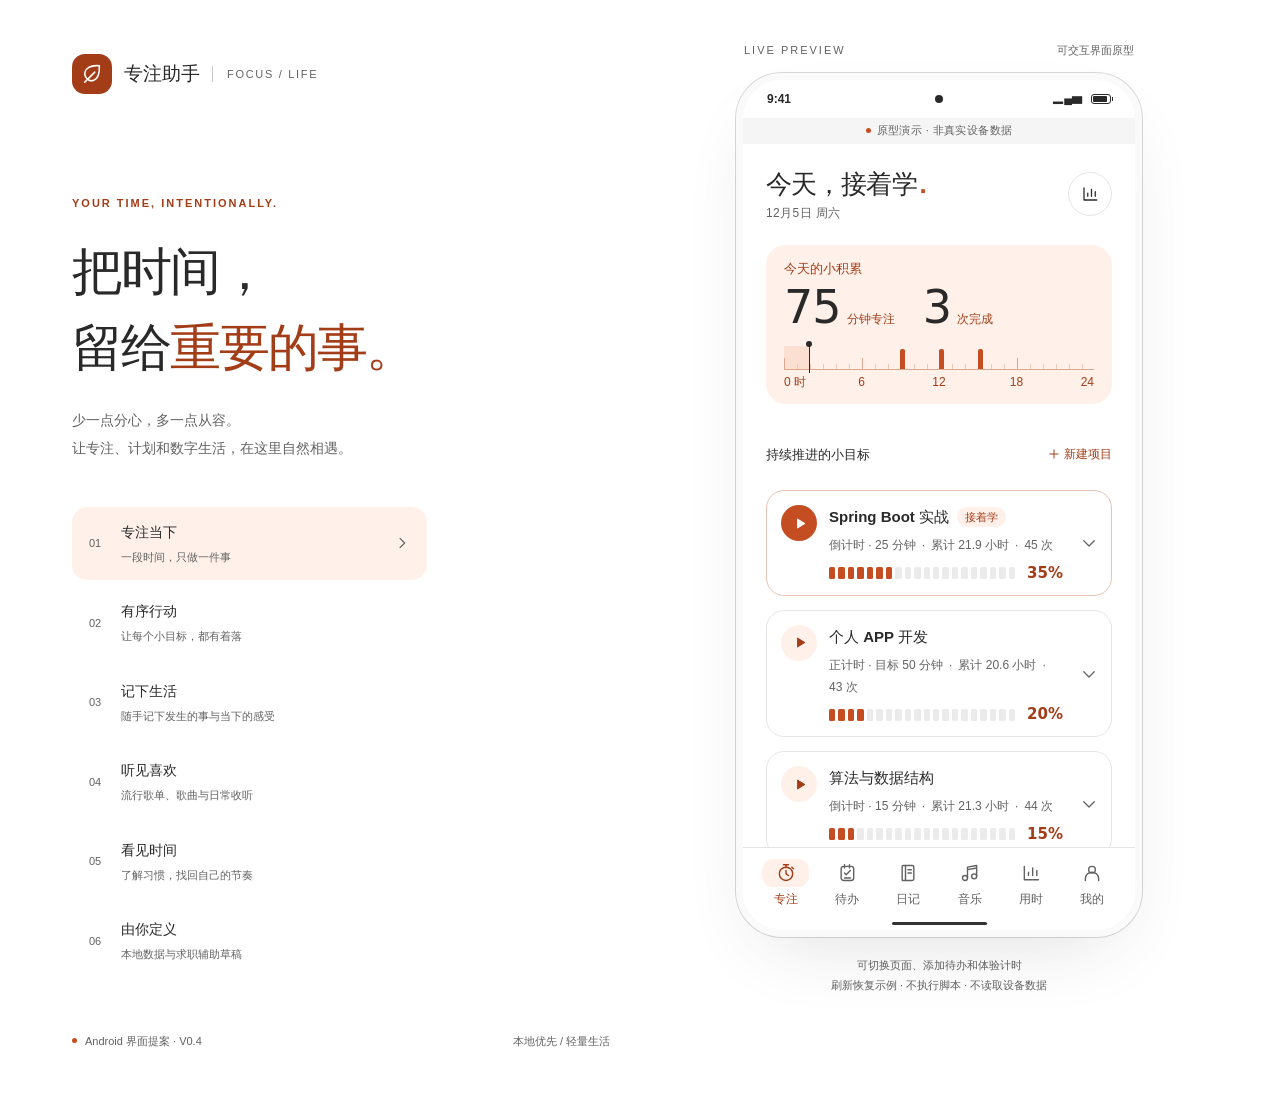
<file: index.html>
<!doctype html>
<html lang="zh-CN">
<head>
  <meta charset="UTF-8">
  <meta name="viewport" content="width=device-width, initial-scale=1">
  <meta name="theme-color" content="#ffffff">
  <title>专注助手 · 交互原型</title>
  <link rel="stylesheet" href="styles.css">
  <script src="model.js" defer></script>
  <script src="app.js" defer></script>
</head>
<body>
  <svg class="icon-library" xmlns="http://www.w3.org/2000/svg" aria-hidden="true">
    <symbol id="i-focus" viewBox="0 0 24 24"><circle cx="12" cy="13" r="8"/><path d="M12 9v4l3 2M9 2h6M12 2v3M19 5l2 2"/></symbol>
    <symbol id="i-tasks" viewBox="0 0 24 24"><rect x="5" y="4" width="15" height="17" rx="3"/><path d="M9 2v4M15 2v4M9 12l2 2 5-5M9 18h7"/></symbol>
    <symbol id="i-chart" viewBox="0 0 24 24"><path d="M4 4v16h17M9 15v-4M14 15V6M19 15V9"/></symbol>
    <symbol id="i-user" viewBox="0 0 24 24"><circle cx="12" cy="8" r="4"/><path d="M4 21v-2a8 8 0 0 1 16 0v2"/></symbol>
    <symbol id="i-arrow" viewBox="0 0 24 24"><path d="m9 5 7 7-7 7"/></symbol>
    <symbol id="i-plus" viewBox="0 0 24 24"><path d="M12 5v14M5 12h14"/></symbol>
    <symbol id="i-play" viewBox="0 0 24 24"><path d="m9 5 11 7-11 7Z"/></symbol>
    <symbol id="i-pause" viewBox="0 0 24 24"><path d="M9 5v14M16 5v14"/></symbol>
    <symbol id="i-leaf" viewBox="0 0 24 24"><path d="M20 3C8 2 2 8 5 15s16 7 15-12ZM4 21 15 10"/></symbol>
    <symbol id="i-shield" viewBox="0 0 24 24"><path d="m12 2 8 4v6c0 5-8 10-8 10S4 17 4 12V6ZM8 12l3 3 5-6"/></symbol>
    <symbol id="i-code" viewBox="0 0 24 24"><path d="m7 6-6 6 6 6M17 6l6 6-6 6M14 3l-4 18"/></symbol>
    <symbol id="i-backup" viewBox="0 0 24 24"><path d="M5 16H4a3 3 0 0 1-1-6 7 7 0 0 1 13-4 5 5 0 0 1 3 10h-1M12 11v11m-4-4 4 4 4-4"/></symbol>
    <symbol id="i-check" viewBox="0 0 24 24"><path d="m5 12 4 4L19 6"/></symbol>
    <symbol id="i-reset" viewBox="0 0 24 24"><path d="M4 10a8 8 0 1 1 1 8M4 4v6h6"/></symbol>
    <symbol id="i-settings" viewBox="0 0 24 24"><path d="M4 7h16M4 17h16"/><circle cx="9" cy="7" r="3"/><circle cx="16" cy="17" r="3"/></symbol>
    <symbol id="i-diary" viewBox="0 0 24 24"><path d="M6 3h11a2 2 0 0 1 2 2v14a2 2 0 0 1-2 2H6a1 1 0 0 1-1-1V4a1 1 0 0 1 1-1ZM9 3v18M12 8h4M12 12h4"/></symbol>
    <symbol id="i-more" viewBox="0 0 24 24"><path d="M5 12h.01M12 12h.01M19 12h.01" stroke-width="3"/></symbol>
    <symbol id="i-mic" viewBox="0 0 24 24"><rect x="9" y="3" width="6" height="11" rx="3"/><path d="M5 11a7 7 0 0 0 14 0M12 18v3"/></symbol>
    <symbol id="i-trash" viewBox="0 0 24 24"><path d="M4 7h16M10 11v6M14 11v6M6 7l1 13h10l1-13M9 7V4h6v3"/></symbol>
    <symbol id="i-search" viewBox="0 0 24 24"><circle cx="11" cy="11" r="7"/><path d="m20 20-4-4"/></symbol>
    <symbol id="i-edit" viewBox="0 0 24 24"><path d="M4 20h4L19 9l-4-4L4 16ZM13 7l4 4"/></symbol>
    <symbol id="i-image" viewBox="0 0 24 24"><rect x="3" y="5" width="18" height="14" rx="3"/><circle cx="9" cy="10" r="2"/><path d="m21 16-5-5-9 8"/></symbol>
    <symbol id="i-music" viewBox="0 0 24 24"><path d="M9 18V5l11-2v13M9 8l11-2"/><circle cx="6" cy="18" r="3"/><circle cx="17" cy="16" r="3"/></symbol>
    <symbol id="i-repeat" viewBox="0 0 24 24"><path d="m17 2 4 4-4 4M3 11V9a3 3 0 0 1 3-3h15M7 22l-4-4 4-4m14-1v2a3 3 0 0 1-3 3H3"/></symbol>
    <symbol id="i-queue" viewBox="0 0 24 24"><path d="M4 6h16M4 12h10M4 18h10m4-7v8m-3-3 3 3 3-3"/></symbol>
    <symbol id="i-skip-back" viewBox="0 0 24 24"><path d="M6 5v14M19 6l-10 6 10 6Z"/></symbol>
    <symbol id="i-skip-forward" viewBox="0 0 24 24"><path d="M18 5v14M5 6l10 6-10 6Z"/></symbol>
    <symbol id="i-cover-wave" viewBox="0 0 100 100"><path d="M-5 52h14l6-18 9 36 10-50 10 62 10-44 9 26 8-12h34M-5 74h110" opacity=".9"/></symbol>
    <symbol id="i-cover-bars" viewBox="0 0 100 100"><path d="M17 72V54M29 72V38M41 72V22M53 72V45M65 72V31M77 72V58M12 80h76"/></symbol>
    <symbol id="i-cover-lines" viewBox="0 0 100 100"><path d="M8 30c15-16 28 16 43 0s28 16 43 0M8 50c15-16 28 16 43 0s28 16 43 0M8 70c15-16 28 16 43 0s28 16 43 0"/></symbol>
  </svg>
  <main class="workspace">
    <aside class="presentation">
      <a class="brand" href="#focus"><span class="brand-icon"><svg class="icon"><use href="#i-leaf"/></svg></span>专注助手<span class="brand-en">FOCUS / LIFE</span></a>
      <div class="presentation-main">
        <span class="eyebrow">YOUR TIME, INTENTIONALLY.</span>
        <h1>把时间，<br>留给<span>重要的事。</span></h1>
        <p class="lead">少一点分心，多一点从容。<br>让专注、计划和数字生活，在这里自然相遇。</p>
        <div class="feature-map">
          <button data-page="focus" class="feature-link active"><span>01</span><div><strong>专注当下</strong><small>一段时间，只做一件事</small></div><svg class="icon"><use href="#i-arrow"/></svg></button>
          <button data-page="tasks" class="feature-link"><span>02</span><div><strong>有序行动</strong><small>让每个小目标，都有着落</small></div><svg class="icon"><use href="#i-arrow"/></svg></button>
          <button data-page="diary" class="feature-link"><span>03</span><div><strong>记下生活</strong><small>随手记下发生的事与当下的感受</small></div><svg class="icon"><use href="#i-arrow"/></svg></button>
          <button data-page="music" class="feature-link"><span>04</span><div><strong>听见喜欢</strong><small>流行歌单、歌曲与日常收听</small></div><svg class="icon"><use href="#i-arrow"/></svg></button>
          <button data-page="usage" class="feature-link"><span>05</span><div><strong>看见时间</strong><small>了解习惯，找回自己的节奏</small></div><svg class="icon"><use href="#i-arrow"/></svg></button>
          <button data-page="profile" class="feature-link"><span>06</span><div><strong>由你定义</strong><small>本地数据与求职辅助草稿</small></div><svg class="icon"><use href="#i-arrow"/></svg></button>
        </div>
      </div>
      <footer class="presentation-footer"><span class="status-dot"></span> Android 界面提案 · V0.4 <span>本地优先 / 轻量生活</span></footer>
    </aside>
    <section class="device-area" aria-label="手机交互原型">
      <div class="preview-label"><span>LIVE PREVIEW</span><span>可交互界面原型</span></div>
      <div class="phone">
        <div class="status-bar" aria-hidden="true"><span>9:41</span><div class="camera"></div><span class="system-status">▂▄▆ <span class="battery"></span></span></div>
        <div class="prototype-banner"><span class="status-dot"></span>原型演示 · 非真实设备数据</div>
        <div class="phone-content" id="phone-content">
          <section class="page" id="page-focus" aria-labelledby="focus-heading">
            <header class="page-header"><div><h2 id="focus-heading">今天，接着学<span class="heading-dot">.</span></h2><p class="overline" id="focus-date">今天</p></div><button class="icon-button" id="open-statistics" aria-label="查看专注统计"><svg class="icon"><use href="#i-chart"/></svg></button></header>
            <button class="resume-session" id="resume-session" hidden><svg class="icon"><use href="#i-focus"/></svg><span class="resume-session-copy"><strong id="resume-session-title"></strong><small id="resume-session-caption"></small></span><svg class="icon arrow"><use href="#i-arrow"/></svg></button>
            <section class="today-panel" aria-labelledby="today-heading">
              <h3 id="today-heading">今天的小积累</h3>
              <p class="today-figures"><span><strong id="focus-minutes">75</strong><small>分钟专注</small></span><span><strong id="focus-sessions">3</strong><small>次完成</small></span></p>
              <div class="today-ruler"><div class="today-ribbon" id="today-ribbon" role="img" aria-label="今天的专注时段"></div><div class="today-hours" aria-hidden="true"><span>0 时</span><span>6</span><span>12</span><span>18</span><span>24</span></div></div>
            </section>
            <div class="project-home-toolbar"><h3>持续推进的小目标</h3><button class="text-button" id="add-focus-item"><svg class="icon"><use href="#i-plus"/></svg>新建项目</button></div>
            <div class="project-list" id="project-list" role="list" aria-label="学习项目列表"></div>
            <p class="data-note focus-footnote">含示例记录 · 原型数据刷新后重置</p>
          </section>
          <section class="page" id="page-timer" aria-labelledby="timer-heading" hidden>
            <header class="page-header timer-page-header"><button class="icon-button back-button" id="timer-back" aria-label="返回学习项目"><svg class="icon"><use href="#i-arrow"/></svg></button><h2 class="timer-page-title" id="timer-heading">专注计时</h2><div class="header-actions"><button class="icon-button" id="timer-statistics" aria-label="查看本次专注统计"><svg class="icon"><use href="#i-chart"/></svg></button><button class="icon-button" id="timer-settings" aria-label="编辑当前专注项"><svg class="icon"><use href="#i-settings"/></svg></button></div></header>
            <button class="focus-item-selector" id="select-focus-item" aria-label="选择或管理专注项"><span class="focus-item-details"><strong id="focus-item-name">阅读</strong><small class="focus-item-mode" id="focus-item-description">倒计时 · 25 分钟</small></span><svg class="icon arrow"><use href="#i-arrow"/></svg></button>
            <div class="segmented timing-mode-tabs" aria-label="专注计时方式"><button class="selected" data-timing-mode="countdown" aria-pressed="true">倒计时</button><button data-timing-mode="countup" aria-pressed="false">正计时</button></div>
            <div class="timer-area" id="timer-area" data-state="idle"><svg class="timer-ring" viewBox="0 0 280 280" aria-hidden="true"><defs><mask id="ring-lit-mask" maskUnits="userSpaceOnUse" x="0" y="0" width="280" height="280"><circle class="ring-lit-arc" id="ring-lit-arc" cx="140" cy="140" r="134"/></mask></defs><circle class="ring-ticks" cx="140" cy="140" r="134"/><circle class="ring-ticks major" cx="140" cy="140" r="134"/><g class="ring-lit" mask="url(#ring-lit-mask)"><circle class="ring-ticks" cx="140" cy="140" r="134"/><circle class="ring-ticks major" cx="140" cy="140" r="134"/></g><circle class="ring-track" cx="140" cy="140" r="118"/><circle class="ring-progress" id="ring-progress" cx="140" cy="140" r="118"/><g class="ring-head" id="ring-head"><circle class="ring-head-pulse" cx="140" cy="22" r="7"/><circle class="ring-head-dot" cx="140" cy="22" r="7"/></g></svg><div class="timer-content"><div class="timer-tag"><span class="status-dot"></span><span id="timer-phase">准备好进入心流</span></div><div class="timer-time" id="timer-time" role="timer" aria-label="剩余时间">25:00</div><span class="timer-caption" id="timer-caption">放下杂念，做一件小事</span></div></div>
            <div class="timer-actions"><button class="primary-button" id="timer-toggle"><svg class="icon"><use id="timer-toggle-icon" href="#i-play"/></svg><span id="timer-toggle-label">开始专注</span></button><button class="secondary-button timer-finish" id="timer-finish" hidden>结束并记录</button><button class="reset-button" id="timer-reset" aria-label="重置当前计时"><svg class="icon"><use href="#i-reset"/></svg></button></div>
            <p class="focus-config-summary" id="focus-config-summary">倒计时 · 25 分钟，到时完成</p>
            <div class="rest-actions" aria-label="休息切换"><button class="text-button" data-mode="focus" aria-pressed="true">回到专注</button><button class="text-button" data-mode="short" aria-pressed="false">短休息</button><button class="text-button" data-mode="long" aria-pressed="false">长休息</button></div>
            <div class="quiet-note"><svg class="icon"><use href="#i-leaf"/></svg><span>结束后记录一步进展，下次更容易开始。</span></div>
          </section>
          <section class="page" id="page-statistics" aria-labelledby="statistics-heading" hidden>
            <header class="page-header statistics-header"><button class="icon-button back-button" id="statistics-back" aria-label="返回学习项目"><svg class="icon"><use href="#i-arrow"/></svg></button><h2 id="statistics-heading" tabindex="-1">专注统计</h2><button class="icon-button" id="export-statistics" aria-label="导出专注统计"><svg class="icon"><use href="#i-backup"/></svg></button></header>
            <div class="stats-bar" id="statistics-bar">
              <div class="segmented stats-periods" aria-label="统计周期"><button data-stat-period="day" class="selected" aria-pressed="true">日</button><button data-stat-period="week" aria-pressed="false">周</button><button data-stat-period="month" aria-pressed="false">月</button><button data-stat-period="year" aria-pressed="false">年</button><button data-stat-period="all" aria-pressed="false">全部</button></div>
              <div class="stats-nav" id="statistics-nav"><button class="icon-button back-button" id="statistics-previous" aria-label="上一统计周期"><svg class="icon"><use href="#i-arrow"/></svg></button><button class="stats-period-label" id="statistics-period-label" type="button" aria-expanded="false" aria-controls="statistics-picker"><span id="statistics-period-text">今天</span><svg class="icon" aria-hidden="true"><use href="#i-arrow"/></svg></button><button class="icon-button" id="statistics-next" aria-label="下一统计周期"><svg class="icon"><use href="#i-arrow"/></svg></button><button class="text-button" id="statistics-today" type="button" hidden>回到今天</button></div>
              <div class="stats-picker" id="statistics-picker" hidden><div id="statistics-picker-grid"></div><label class="stats-jump">跳到日期<input type="date" id="statistics-anchor" min="1900-01-01" max="2100-12-31"></label></div>
              <nav class="stats-jumps" id="statistics-jumps" aria-label="统计区块"><button type="button" data-stats-jump="stats-sec-overview" aria-current="true">概览</button><button type="button" data-stats-jump="stats-sec-time">时段</button><button type="button" data-stats-jump="stats-sec-share">分布</button><button type="button" data-stats-jump="stats-sec-rank">排行</button><button type="button" data-stats-jump="stats-sec-records">明细</button></nav>
            </div>
            <section class="stats-section" id="stats-sec-overview" aria-labelledby="stats-overview-heading">
              <h3 class="sr-only" id="stats-overview-heading">概览</h3>
              <div class="statistics-overview" aria-label="周期专注汇总">
                <div class="statistics-total" id="statistics-total"><span id="statistics-total-label">今天专注</span><div><strong id="statistics-minutes">0</strong><span> 分钟</span></div><p class="statistics-compare" id="statistics-compare" hidden></p></div>
                <section class="alltime-overview" id="statistics-alltime" aria-label="全部专注总览" hidden><div class="alltime-total"><div class="alltime-heading"><h3>累计总时长</h3><button class="alltime-help" id="alltime-help" type="button" aria-label="累计统计说明" aria-haspopup="dialog" aria-controls="modal" title="查看累计统计的范围与计算方式">?</button></div><strong id="alltime-duration">0 分钟</strong></div><div class="alltime-averages"><div><span>自然日均 / 分钟</span><strong id="alltime-calendar-average">0</strong></div><div><span>活跃日均 / 分钟</span><strong id="alltime-active-average">0</strong></div></div></section>
                <div class="statistics-metrics"><div><strong id="statistics-count">0</strong><span>完成专注</span></div><div><strong id="statistics-days">0</strong><span>专注天数</span></div><div id="statistics-average-metric"><strong id="statistics-average">0</strong><span>活跃日均 / 分钟</span></div></div>
                <small class="statistics-source-note" id="statistics-source-note"></small>
              </div>
            </section>
            <section class="stats-section" id="stats-sec-time" aria-labelledby="stats-time-heading">
              <div class="section-heading"><h3 id="stats-time-heading">时段</h3></div>
              <div id="statistics-timeline-section" class="stats-block"><div class="chart-head"><h4>当天时间线</h4><p class="chart-readout" id="statistics-timeline-readout" aria-hidden="true"></p></div><div class="stats-timeline" id="statistics-timeline" role="slider" tabindex="0" aria-label="当天专注时间线" aria-valuemin="0" aria-valuemax="0" aria-valuenow="0"></div><div class="hour-axis" aria-hidden="true"><span>0</span><span>3</span><span>6</span><span>9</span><span>12</span><span>15</span><span>18</span><span>21</span><span>24</span></div></div>
              <div id="statistics-trend-section" class="stats-block" hidden><div class="chart-head"><h4 id="statistics-trend-title">专注时长趋势</h4><p class="chart-readout" id="statistics-trend-readout" aria-hidden="true"></p></div><div class="statistics-chart" id="statistics-trend" role="slider" tabindex="0" aria-label="专注时长趋势" aria-valuemin="0" aria-valuemax="0" aria-valuenow="0"></div><div class="statistics-axis" id="statistics-axis" aria-hidden="true"></div><p class="data-note" id="statistics-trend-note"></p></div>
              <div id="statistics-month-section" class="stats-block" hidden><div class="chart-head"><h4>专注日历</h4><small id="statistics-calendar-title"></small></div><div class="calendar-weekdays" aria-hidden="true"><span>一</span><span>二</span><span>三</span><span>四</span><span>五</span><span>六</span><span>日</span></div><div class="focus-calendar" id="statistics-calendar" aria-label="月度专注热力日历"></div><div class="heat-legend"><span>点日期查看当天</span><span class="heat-scale"><span>少</span><i data-level="0"></i><i data-level="1"></i><i data-level="2"></i><i data-level="3"></i><i data-level="4"></i><span>多</span></span></div></div>
              <div class="stats-block"><div class="chart-head"><h4>专注时段分布</h4><p class="chart-readout" id="statistics-hours-readout" aria-hidden="true"></p></div><div class="statistics-chart hour-distribution" id="statistics-hours" role="slider" tabindex="0" aria-label="专注时段分布，左右方向键逐小时查看" aria-valuemin="0" aria-valuemax="23" aria-valuenow="0"></div><div class="hour-axis" aria-hidden="true"><span>0</span><span>3</span><span>6</span><span>9</span><span>12</span><span>15</span><span>18</span><span>21</span><span>24</span></div><p class="data-note" id="statistics-hours-note"></p></div>
            </section>
            <section class="stats-section" id="stats-sec-share" aria-labelledby="stats-share-heading">
              <div class="section-heading"><h3 id="stats-share-heading">分布</h3><small>按专注项分类</small></div>
              <div class="distribution-card"><div class="category-donut" id="statistics-donut" role="img"><span><strong id="statistics-donut-total">0</strong><small id="statistics-donut-unit">分钟</small></span></div><div class="category-legend" id="statistics-categories"></div></div>
            </section>
            <section class="stats-section" id="stats-sec-rank" aria-labelledby="stats-rank-heading">
              <div class="section-heading"><h3 id="stats-rank-heading">排行</h3><small>按累计时长</small></div><ol class="focus-ranking" id="statistics-ranking"></ol>
            </section>
            <section class="stats-section" id="stats-sec-records" aria-labelledby="stats-records-heading">
              <div class="section-heading"><h3 id="stats-records-heading">明细</h3><small id="statistics-record-count"></small></div><ul class="focus-records" id="statistics-records"></ul><button class="secondary-button load-records" id="statistics-more" hidden>查看更多记录</button>
            </section>
            <footer class="stats-footer">
              <label class="statistics-source">数据来源<select id="statistics-source"><option value="all">示例 + 本次计时</option><option value="session">仅本次计时</option></select></label>
              <details class="statistics-method"><summary>统计口径</summary><p>倒计时到时完成、正计时手动结束后计入。有效时长精确到秒，不含暂停和休息；分钟展示四舍五入。按本地结束日期筛选记录，时段分布再将这些记录的实际专注区间按小时拆分；日均按有记录的天数计算。「全部」汇总截至今天的全部记录。</p></details>
            </footer>
          </section>
          <section class="page" id="page-tasks" aria-labelledby="tasks-heading" hidden>
            <header class="page-header todo-page-header"><div class="todo-title-group"><h2 id="tasks-heading">待办<span class="heading-dot">.</span></h2><button id="task-help" type="button" aria-haspopup="dialog" aria-controls="modal">使用指南</button></div><button class="icon-button green" id="add-task" type="button" aria-label="新增待办" aria-haspopup="dialog" aria-controls="todo-sheet"><svg class="icon"><use href="#i-plus"/></svg></button></header>
            <div class="task-tabs" aria-label="待办筛选"><button class="selected" type="button" data-filter="pending" aria-pressed="true">待完成 <span id="pending-count">0</span></button><button type="button" data-filter="done" aria-pressed="false">已完成 <span id="done-count">0</span></button><button type="button" data-filter="archived" aria-pressed="false">放下的 <span id="archived-count">0</span></button></div>
            <label id="task-search-wrap" hidden><span class="sr-only">搜索已完成的事·全部时间</span><input id="task-search" type="search" placeholder="搜索已完成的事·全部时间" aria-label="搜索已完成的事·全部时间" autocomplete="off"></label>
            <div id="task-history-controls" hidden>
              <div id="task-month-nav" aria-label="完成记录月份">
                <button id="task-month-prev" class="icon-button back-button" type="button" aria-label="上一月"><svg class="icon" aria-hidden="true"><use href="#i-arrow"/></svg></button>
                <button id="task-month-picker" type="button" aria-haspopup="dialog" aria-controls="modal"><span id="task-month-label">本月</span><svg class="icon" aria-hidden="true"><use href="#i-arrow"/></svg></button>
                <button id="task-month-next" class="icon-button" type="button" aria-label="下一月"><svg class="icon" aria-hidden="true"><use href="#i-arrow"/></svg></button>
                <button id="task-month-current" type="button">回到本月</button>
              </div>
              <p id="task-history-summary" role="status"></p>
              <button id="task-undated" type="button" hidden>时间未记录</button>
              <button id="task-known-history" type="button" hidden>返回按月查看</button>
            </div>
            <div class="section-heading todo-list-heading" id="task-list-intro"><h3 id="task-list-heading">留给现在的事</h3><small>小步前进，也很好</small></div>
            <div id="task-list" class="task-list" aria-label="待办列表"><div class="empty-state"><strong>给想做的事，留个位置</strong><p>添加一件小事，从眼前的一步开始。</p></div></div>
            <div id="task-history-footer" hidden><button id="task-history-more" type="button">查看更多</button><p id="task-history-count"></p></div>
            <button class="add-task-inline" id="add-task-inline" type="button" aria-haspopup="dialog" aria-controls="todo-sheet"><svg class="icon"><use href="#i-plus"/></svg>添加一个小目标</button>
          </section>
          <section class="page" id="page-diary" aria-labelledby="diary-heading" hidden>
            <div id="diary-home">
              <header class="page-header diary-page-header"><div><p class="overline">发生了什么，有什么感受</p><h2 id="diary-heading">日记<span class="heading-dot">.</span></h2></div><div class="header-actions"><button class="icon-button" id="diary-more" type="button" aria-label="更多：回收站与说明" aria-haspopup="dialog" aria-controls="modal"><svg class="icon"><use href="#i-more"/></svg></button><button class="icon-button green" id="add-diary" type="button" aria-label="记一条"><svg class="icon"><use href="#i-plus"/></svg></button></div></header>
              <label class="diary-search"><svg class="icon" aria-hidden="true"><use href="#i-search"/></svg><span class="sr-only">搜索日记文字或日期·全部时间</span><input id="diary-search" type="search" placeholder="搜索文字或日期，如 9月27日" autocomplete="off"></label>
              <div id="diary-month-nav" class="diary-month-nav" aria-label="日记月份">
                <button id="diary-month-prev" class="icon-button back-button" type="button" aria-label="上一月"><svg class="icon" aria-hidden="true"><use href="#i-arrow"/></svg></button>
                <button id="diary-month-picker" type="button" aria-haspopup="dialog" aria-controls="modal"><span id="diary-month-label">本月</span><svg class="icon" aria-hidden="true"><use href="#i-arrow"/></svg></button>
                <button id="diary-month-next" class="icon-button" type="button" aria-label="下一月"><svg class="icon" aria-hidden="true"><use href="#i-arrow"/></svg></button>
                <button id="diary-month-current" type="button">回到本月</button>
              </div>
              <p id="diary-summary" class="diary-summary" role="status"></p>
              <div id="diary-list" class="diary-list" aria-label="日记列表"></div>
              <p class="data-note diary-note">示例日记仅驻留内存，刷新重置 · 照片与录音为占位，不读取设备</p>
            </div>
            <div id="diary-trash" hidden>
              <header class="page-header timer-page-header"><button class="icon-button back-button" id="diary-trash-back" type="button" aria-label="返回日记"><svg class="icon"><use href="#i-arrow"/></svg></button><h2 class="timer-page-title" id="diary-trash-heading" tabindex="-1">回收站</h2></header>
              <p class="diary-trash-note">删除的日记先放在这里，不会自动清空。恢复后回到原来的日期；永久删除会同时移除其照片与录音，且无法恢复。</p>
              <div id="diary-trash-list" class="diary-trash-list" role="list" aria-label="回收站日记"></div>
            </div>
            <div id="diary-drafts" hidden>
              <header class="page-header timer-page-header"><button class="icon-button back-button" id="diary-drafts-back" type="button" aria-label="返回日记"><svg class="icon"><use href="#i-arrow"/></svg></button><h2 class="timer-page-title" id="diary-drafts-heading" tabindex="-1">草稿</h2></header>
              <p class="diary-trash-note">没写完的日记会自动存到这里：点返回、切到其他页面或退到后台时保存。保存为正式日记后移出草稿。原型的草稿只在内存中，刷新会丢失；正式版保存在本机。</p>
              <div id="diary-drafts-list" class="diary-trash-list" role="list" aria-label="日记草稿"></div>
            </div>
            <div id="diary-detail" hidden>
              <header class="page-header timer-page-header"><button class="icon-button back-button" id="diary-detail-back" type="button" aria-label="返回日记"><svg class="icon"><use href="#i-arrow"/></svg></button><h2 class="timer-page-title" id="diary-detail-heading" tabindex="-1">日记</h2><div class="header-actions"><button class="icon-button" id="diary-detail-edit" type="button" aria-label="编辑这条日记"><svg class="icon"><use href="#i-edit"/></svg></button></div></header>
              <article id="diary-detail-body" class="diary-detail"></article>
              <button class="diary-danger-button" id="diary-detail-delete" type="button"><svg class="icon"><use href="#i-trash"/></svg>删除（移入回收站）</button>
            </div>
            <div id="diary-editor" hidden>
              <header class="diary-editor-header"><button id="diary-editor-cancel" type="button" aria-label="返回并保留草稿">返回</button><h2 id="diary-editor-title" tabindex="-1">记一条</h2><button id="diary-editor-save" type="button">保存</button></header>
              <div id="diary-editor-body" class="diary-editor-body"></div>
              <div id="diary-recording-bar" class="diary-recording-bar" role="status" hidden></div>
              <div id="diary-editor-attachments" class="diary-editor-attachments"></div>
              <p id="diary-editor-error" class="diary-editor-error" role="alert" hidden></p>
              <p class="data-note">返回或退到后台时自动存入「更多 · 草稿」；原型刷新会丢失。</p>
              <div class="diary-editor-toolbar" aria-label="添加内容"><button id="diary-add-photo" type="button"><svg class="icon"><use href="#i-image"/></svg>添加照片</button><button id="diary-record" type="button" aria-pressed="false"><svg class="icon"><use href="#i-mic"/></svg><span id="diary-record-label">录音</span></button></div>
            </div>
          </section>
          <section class="page" id="page-music" aria-labelledby="music-heading" hidden>
            <header class="music-header" id="music-main-header">
              <div class="page-header music-title-row"><div><p class="overline">流行歌单与日常收听</p><h2 id="music-heading">声音馆<span class="heading-dot">.</span></h2></div><div class="header-actions"><button class="icon-button music-add-button" id="music-add" type="button" aria-label="导入 B 站音频"><svg class="icon"><use href="#i-plus"/></svg></button></div></div>
              <label class="music-search"><svg class="icon" aria-hidden="true"><use href="#i-search"/></svg><span class="sr-only">搜索歌名或歌手</span><input id="music-search" type="search" placeholder="搜索歌名或歌手" autocomplete="off"></label>
              <div class="music-tabs" role="tablist" aria-label="音乐分区"><button type="button" role="tab" id="music-tab-recommend" data-music-tab="recommend" aria-controls="music-panel-recommend" aria-selected="true">推荐</button><button type="button" role="tab" id="music-tab-playlists" data-music-tab="playlists" aria-controls="music-panel-playlists" aria-selected="false" tabindex="-1">歌单</button><button type="button" role="tab" id="music-tab-songs" data-music-tab="songs" aria-controls="music-panel-songs" aria-selected="false" tabindex="-1">歌曲</button><button type="button" role="tab" id="music-tab-history" data-music-tab="history" aria-controls="music-panel-history" aria-selected="false" tabindex="-1">回顾</button></div>
            </header>
            <input id="music-directory-input" type="file" webkitdirectory multiple hidden aria-hidden="true" tabindex="-1">
            <input id="music-cover-input" type="file" accept="image/*" hidden aria-hidden="true" tabindex="-1">
            <section class="music-player-screen" id="music-player-screen" aria-labelledby="music-player-track-title" hidden>
              <div class="music-player-ambient music-cover tone-one" id="music-player-ambient" aria-hidden="true"><svg><use href="#i-cover-wave"/></svg></div>
              <div class="music-player-ambient-wash" aria-hidden="true"></div>
              <header class="music-player-header"><button class="icon-button back-button" id="music-player-back" type="button" aria-label="返回声音馆"><svg class="icon"><use href="#i-arrow"/></svg></button><span>正在播放</span><button type="button" id="music-edit">编辑</button></header>
              <div class="music-player-cover-stage"><div class="music-player-cover music-cover tone-one" id="music-player-cover"><svg aria-hidden="true"><use href="#i-cover-wave"/></svg></div></div>
              <div class="music-player-panel">
                <h2 id="music-player-track-title">晴天</h2><p id="music-player-track-artist">周杰伦</p>
                <div class="music-player-secondary"><button type="button" id="music-mode"><svg class="icon" aria-hidden="true"><use href="#i-repeat"/></svg><span>列表循环</span></button><button type="button" id="music-queue"><svg class="icon" aria-hidden="true"><use href="#i-queue"/></svg><span>播放队列 · 0 首</span></button></div>
                <div class="music-player-progress"><input id="music-player-progress" type="range" min="0" max="1000" value="0" step="1" aria-label="播放进度"><div><span id="music-player-position">0:00</span><span id="music-player-duration">0:00</span></div></div>
                <div class="music-player-transport"><button type="button" id="music-player-previous" aria-label="上一首"><svg class="icon"><use href="#i-skip-back"/></svg></button><button type="button" class="music-player-toggle" id="music-player-toggle" aria-label="暂停"><svg class="icon"><use id="music-player-toggle-icon" href="#i-pause"/></svg></button><button type="button" id="music-player-next" aria-label="下一首"><svg class="icon"><use href="#i-skip-forward"/></svg></button></div>
              </div>
            </section>
            <section class="music-playlist-detail" id="music-playlist-detail" aria-labelledby="music-playlist-title" hidden>
              <header class="music-detail-header"><button class="icon-button back-button" id="music-playlist-back" type="button" aria-label="返回歌单列表"><svg class="icon"><use href="#i-arrow"/></svg></button><h2>歌单</h2><div class="music-detail-header-actions"><span class="sample-tag" id="music-playlist-kind">示例</span><button type="button" class="music-text-button" id="music-playlist-edit">编辑</button><button type="button" class="music-text-button" id="music-playlist-delete">删除</button></div></header>
              <div class="music-detail-body">
                <div class="music-detail-hero"><span class="music-cover tone-one" id="music-detail-cover"><svg aria-hidden="true"><use href="#i-cover-wave"/></svg></span><div><h3 id="music-playlist-title">通勤流行</h3><p id="music-playlist-count">4 首 · 示例歌单</p><button type="button" class="primary-button" id="music-play-all"><svg class="icon"><use href="#i-play"/></svg>播放全部</button></div></div>
                <div class="section-heading music-section-heading"><h3>歌单歌曲</h3><button type="button" class="music-text-button" id="music-playlist-add">＋ 添加歌曲</button></div>
                <div class="music-song-list music-reorder-list" id="music-playlist-track-list"></div>
                <p class="music-sort-hint" id="music-playlist-sort-hint">长按歌曲可拖动排序，更多操作在「···」中</p>
                <p class="music-search-empty" id="music-playlist-empty" hidden>这个歌单还没有歌曲，点击「添加歌曲」开始整理。</p>
              </div>
            </section>
            <div class="music-body" id="music-tab-content">
              <section id="music-panel-recommend" data-music-panel="recommend" role="tabpanel" aria-labelledby="music-tab-recommend">
                <section class="music-now music-current-card" aria-labelledby="music-track-title">
                  <button type="button" class="music-current-open" id="music-current-open"><span class="music-cover tone-one" id="music-current-cover"><svg aria-hidden="true"><use href="#i-cover-wave"/></svg></span><span><small id="music-playing-label">继续播放</small><h3 id="music-track-title">晴天</h3><p class="music-track-meta" id="music-track-artist">周杰伦</p></span></button>
                  <button type="button" class="music-main-toggle" id="music-main-toggle" aria-label="暂停，界面演示"><svg class="icon"><use id="music-main-toggle-icon" href="#i-pause"/></svg></button>
                </section>

                <div class="section-heading music-section-heading"><h3>我的歌单</h3><button type="button" class="music-text-button" data-music-open="playlists">全部</button></div>
                <div class="music-playlist-grid" id="music-playlist-recommend"></div>
                <p class="music-search-empty" id="music-playlist-recommend-empty" hidden>还没有歌单，可在「歌单」页新建。</p>

                <div class="section-heading music-section-heading music-recent-heading"><h3>最近播放</h3><button type="button" class="music-text-button" data-music-open="songs">全部歌曲</button></div>
                <div class="music-song-list" id="music-recent-list"></div>
                <p class="data-note music-data-note">示例歌曲与导入曲目明确区分 · 导入音频可真实播放，刷新后清空</p>
              </section>

              <section id="music-panel-playlists" data-music-panel="playlists" role="tabpanel" aria-labelledby="music-tab-playlists" hidden>
                <div class="section-heading music-section-heading"><h3>我的歌单</h3><small id="music-playlist-count-label">6 个 · 示例</small></div>
                <div class="music-playlist-grid music-playlist-grid-full" id="music-playlist-grid"></div>
                <p class="music-search-empty" id="music-playlist-list-empty" hidden>还没有歌单，点击下面新建；也可以先创建空歌单。</p>
                <button type="button" class="secondary-button music-wide-action" id="music-new-playlist">＋ 新建歌单</button>
              </section>

              <section id="music-panel-songs" data-music-panel="songs" role="tabpanel" aria-labelledby="music-tab-songs" hidden>
                <div class="section-heading music-section-heading"><h3>全部歌曲</h3><small id="music-song-count">6 首 · 示例</small></div>
                <div class="music-song-list" id="music-song-list"></div>
                <p class="music-search-empty" id="music-search-empty" hidden>没有匹配的歌曲，换个歌名或歌手试试。</p>
              </section>

              <section id="music-panel-history" data-music-panel="history" role="tabpanel" aria-labelledby="music-tab-history" hidden>
                <div class="section-heading music-section-heading"><h3 id="music-history-title">每周回顾</h3><small>示例 + 本次真实播放</small></div>
                <div class="music-history-bar" id="music-history-bar">
                  <div class="segmented music-history-periods" role="group" aria-label="回顾周期"><button type="button" data-music-history-period="day" aria-pressed="false">日</button><button type="button" class="selected" data-music-history-period="week" aria-pressed="true">周</button><button type="button" data-music-history-period="month" aria-pressed="false">月</button><button type="button" data-music-history-period="year" aria-pressed="false">年</button></div>
                  <div class="music-history-nav">
                    <button type="button" class="icon-button" id="music-history-prev" aria-label="上一期"><svg class="icon music-history-prev-icon" aria-hidden="true"><use href="#i-arrow"/></svg></button>
                    <button type="button" class="music-history-anchor" id="music-history-anchor" aria-expanded="false" aria-controls="music-history-picker"><span id="music-history-range-label">本周</span><svg class="icon" aria-hidden="true"><use href="#i-arrow"/></svg></button>
                    <button type="button" class="icon-button" id="music-history-next" aria-label="下一期"><svg class="icon" aria-hidden="true"><use href="#i-arrow"/></svg></button>
                  </div>
                  <button type="button" class="text-button music-history-today" id="music-history-today" hidden>回到本周</button>
                  <div class="music-history-picker" id="music-history-picker" hidden>
                    <div id="music-history-picker-grid"></div>
                    <label class="stats-jump">精确跳到日期<input id="music-history-date-jump" type="date" min="1900-01-01"></label>
                  </div>
                </div>
                <section class="music-history-section" aria-label="播放概览">
                  <div class="statistics-overview music-history-overview">
                    <div class="statistics-total"><span id="music-history-total-label">本周收听</span><div><strong id="music-history-minutes">0</strong><span> 分钟</span></div><p class="statistics-compare" id="music-history-compare" hidden></p></div>
                    <div class="statistics-metrics"><div><strong id="music-history-plays">0</strong><span>播放次数</span></div><div><strong id="music-history-days">0</strong><span>收听天数</span></div><div><strong id="music-history-average">0</strong><span>活跃日均 / 分钟</span></div></div>
                    <small class="statistics-source-note">示例与本次真实收听记录 · 刷新后重置</small>
                  </div>
                </section>
                <section class="music-history-section" aria-labelledby="music-history-trend-heading">
                  <div class="section-heading music-section-heading"><h3 id="music-history-trend-heading">播放趋势</h3><small>按收听时长</small></div>
                  <div class="chart-head"><h4 id="music-history-trend-title">每周播放时长</h4><p class="chart-readout" id="music-history-trend-readout" aria-hidden="true"></p></div>
                  <div class="statistics-chart music-history-chart" id="music-history-trend" role="slider" tabindex="0" aria-label="播放时长趋势，点按或左右方向键查看" aria-valuemin="0" aria-valuemax="0" aria-valuenow="0"></div>
                  <div class="statistics-axis" id="music-history-axis" aria-hidden="true"></div>
                  <p class="data-note" id="music-history-trend-note"></p>
                </section>
                <section class="music-history-section" aria-labelledby="music-history-ranking-heading">
                  <div class="section-heading music-section-heading"><h3 id="music-history-ranking-heading">常听歌曲排行</h3><small id="music-history-caption" aria-live="polite">按播放次数 · 前 10 首</small></div>
                  <div class="music-song-list music-ranking-list" id="music-history-list"></div>
                  <div class="music-history-empty" id="music-history-empty" hidden><strong>这个周期还没有示例记录</strong><p>可切换日期，或回到当前周期看看。</p></div>
                  <div class="music-ranking-actions"><button type="button" class="secondary-button" id="music-history-more" hidden>查看更多</button><button type="button" class="text-button" id="music-history-collapse" hidden>收起排行</button></div>
                </section>
                <footer class="stats-footer"><details class="statistics-method"><summary>统计口径</summary><p>每条示例记录代表一次开始播放，时长按记录秒数汇总。日趋势按小时、周与月趋势按自然日、年趋势按月展示；活跃日均只计算有收听的自然日。歌曲先按播放次数排名，次数相同时比较累计时长。</p></details></footer>
              </section>
            </div>
          </section>
          <section class="page" id="page-usage" aria-labelledby="usage-heading" hidden>
            <header class="page-header"><div><p class="overline">了解习惯，而不是责备自己</p><h2 id="usage-heading">时间足迹<span class="heading-dot">.</span></h2></div><span class="sample-tag">示例数据</span></header>
            <div class="permission-note"><svg class="icon"><use href="#i-shield"/></svg><span>正式版需授权「使用情况访问权限」</span><button id="usage-permission" aria-label="查看使用统计权限说明">了解</button></div>
            <div class="segmented usage-tabs" role="tablist" aria-label="用时周期"><button class="selected" data-period="today" aria-pressed="true">今日</button><button data-period="week" aria-pressed="false">本周</button><button data-period="month" aria-pressed="false">本月</button><button data-period="year" aria-pressed="false">全年</button></div>
            <div class="usage-hero">
              <div class="usage-total"><span id="usage-total-label">今日屏幕使用</span><div id="usage-total"><strong>3</strong> 小时 <strong>24</strong> 分钟</div><span class="comparison" id="usage-comparison">比昨日少 36 分钟，继续保持</span></div>
              <button class="goal-ring" id="edit-goal" type="button" aria-label="每日使用目标"><span class="goal-ring-ticks" id="goal-ring-ticks" aria-hidden="true"></span><span class="goal-ring-label"><strong id="goal-percent">85%</strong><small id="goal-target">目标 4 小时</small></span></button>
            </div>
            <p class="goal-summary" id="goal-summary">今天还剩 36 分钟，留一点时间给生活。</p>
            <div class="usage-day" id="usage-day">
              <button class="usage-ruler" id="usage-ribbon" type="button" aria-label="今天的用屏与专注时段，点按放大"><span class="usage-track screen" id="usage-screen-track"></span><span class="usage-track focus" id="usage-focus-track"></span></button>
              <div class="today-hours" aria-hidden="true"><span>0 时</span><span>6</span><span>12</span><span>18</span><span>24</span></div>
              <p class="usage-legend" id="usage-focus-legend"></p>
            </div>
            <div class="usage-week" id="usage-week" hidden>
              <div class="usage-chart-scroll">
                <div class="chart" id="usage-chart" role="list" aria-label="示例柱状图"></div>
                <div class="chart-labels" id="chart-labels"></div>
              </div>
              <p class="usage-legend"><i class="screen"></i>用屏<i class="focus"></i>专注<span class="usage-sample-hint">示例统计</span></p>
              <p class="chart-caption" id="chart-caption">点击柱形查看该周期时间</p>
            </div>
            <div class="night-card" id="night-card"><span class="night-moon" aria-hidden="true"></span><div><strong id="night-title">夜间足迹</strong><p id="night-summary"></p></div></div>
            <div class="section-heading"><h3>时间花在哪里</h3><small id="usage-list-caption">按使用时长 · 示例</small></div>
            <div class="app-list" id="usage-apps"></div>
            <div class="reminder-row"><div><strong>每日超时提醒</strong><small id="reminder-caption">仅演示开关，不发送系统通知</small></div><button class="switch" id="reminder-switch" role="switch" aria-checked="false" aria-label="每日超时提醒演示"><span></span></button></div>
          </section>
          <section class="page" id="page-profile" aria-labelledby="profile-heading" hidden>
            <header class="page-header profile-header"><div><p class="overline">PERSONAL SPACE</p><h2 id="profile-heading">我的</h2></div><button class="asset-hide" id="asset-hide" type="button" aria-pressed="false">隐藏金额</button></header>
            <div class="asset-card" id="asset-card">
              <div class="asset-top"><span>净资产 <span class="sample-tag">示例</span></span><small>手动记录 · 非收支统计</small></div>
              <button class="asset-main" id="asset-open" type="button" aria-label="查看资产详情"><strong id="asset-net"></strong><small id="asset-change"></small></button>
              <div class="asset-summary-trend"><div class="asset-mini-trend" id="asset-mini-trend" aria-hidden="true"></div><button class="asset-trend-toggle" id="asset-trend-toggle" type="button" aria-expanded="false" aria-controls="asset-trend-detail">查看趋势 <span aria-hidden="true">⌄</span></button></div>
              <div class="asset-trend-detail" id="asset-trend-detail" hidden>
                <div class="asset-period-summary" id="asset-period-summary"></div>
                <div class="asset-period-tabs" role="group" aria-label="资产走势周期"><button type="button" data-asset-period="six" aria-pressed="true">近 6 个月</button><button type="button" data-asset-period="year" aria-pressed="false">年度</button></div>
                <div class="asset-year-control" id="asset-year-control" hidden><button type="button" id="asset-year-prev" aria-label="上一年">‹</button><strong id="asset-year"></strong><button type="button" id="asset-year-next" aria-label="下一年">›</button></div>
                <div class="asset-chart-frame"><div class="asset-sparkline" id="asset-sparkline" role="slider" tabindex="0" aria-label="净资产历史走势"></div></div>
                <div class="asset-chart-meta"><p class="asset-chart-note" id="asset-chart-note" aria-live="polite"></p><button class="asset-chart-help" id="asset-chart-help" type="button" aria-label="查看单月资产走势说明" aria-haspopup="dialog" aria-controls="modal" title="为什么图表只有一个点？" hidden></button></div>
                <div class="asset-labels" id="asset-labels"></div>
                <p class="asset-chart-readout" id="asset-chart-readout" aria-live="polite"></p>
              </div>
              <div class="asset-breakdown" id="asset-split" aria-label="资产与负债金额">
                <div class="asset-breakdown-item"><span>资产</span><strong id="asset-total"></strong></div>
                <div class="asset-breakdown-item"><span>负债</span><strong id="asset-debt"></strong></div>
              </div>
              <div class="asset-foot"><button class="secondary-button" id="asset-open-history" type="button">余额历史</button><button class="secondary-button" id="asset-update" type="button">更新余额</button></div>
            </div>
            <button type="button" class="job-entry-card" id="job-entry-card" data-state="idle"><div class="job-entry-top"><strong>求职辅助</strong><span class="job-entry-badge" id="job-entry-badge">空闲</span><svg class="icon arrow"><use href="#i-arrow"/></svg></div><small id="job-entry-summary"></small><small class="job-entry-note">BOSS 自动沟通 · 智联自动投递 · 求职进度（原型模拟）</small></button>
            <div class="section-heading"><h3>心愿</h3><small id="wish-caption">单个账户或所有资产</small></div>
            <div class="wish-list" id="wish-list"></div>
            <div class="section-heading"><h3>生活概览</h3><small>点开看详情</small></div>
            <div class="life-grid" id="life-grid">
              <button type="button" data-life-page="statistics"><small>专注 · 本周</small><strong id="life-focus"></strong></button>
              <button type="button" data-life-page="tasks"><small>待办 · 本月完成</small><strong id="life-tasks"></strong></button>
              <button type="button" data-life-page="diary"><small>日记 · 连续</small><strong id="life-diary"></strong></button>
              <button type="button" data-life-page="usage"><small>用屏 · 今日示例</small><strong id="life-usage"></strong></button>
            </div>
            <div class="section-heading"><h3>设置</h3></div>
            <div class="settings-group"><button class="settings-row" id="backup-button"><span class="setting-icon"><svg class="icon"><use href="#i-backup"/></svg></span><div><strong>备份与恢复</strong><small>JSON 文件 · 流程预览</small></div><svg class="icon arrow"><use href="#i-arrow"/></svg></button><button class="settings-row" id="permissions-button"><span class="setting-icon"><svg class="icon"><use href="#i-shield"/></svg></span><div><strong>权限管理</strong><small>按需授权，始终由你掌控</small></div><svg class="icon arrow"><use href="#i-arrow"/></svg></button><button class="settings-row" id="preferences-button"><span class="setting-icon"><svg class="icon"><use href="#i-settings"/></svg></span><div><strong>休息偏好</strong><small id="preferences-caption">短休息 5 分钟 / 长休息 15 分钟</small></div><svg class="icon arrow"><use href="#i-arrow"/></svg></button></div>
            <p class="privacy-note">你的时间与资产，只属于你。正式版计划在本机保存个人数据；本原型仅使用内存，刷新即恢复示例。</p>
            <p class="version-note">专注助手 · 界面原型 V0.4<br>更少打扰，更多属于你的时间</p>
          </section>
          <section class="page" id="page-job-assist" aria-labelledby="job-assist-heading" hidden>
            <header class="job-assist-header"><button type="button" id="job-assist-back" class="secondary-button">‹ 返回我的</button><div><h2 id="job-assist-heading">求职辅助</h2><small>BOSS / 智联自动投递 · 求职进度</small></div></header>
            <p class="auto-apply-simulated">原型模拟，不操作任何 App</p>
            <section id="auto-status" class="auto-status-card" aria-labelledby="auto-status-headline">
              <div class="segmented auto-platform" id="auto-platform" role="radiogroup" aria-label="招聘平台">
                <button type="button" role="radio" data-platform="boss" aria-checked="true">BOSS 直聘</button>
                <button type="button" role="radio" data-platform="zhaopin" aria-checked="false" tabindex="-1">智联招聘</button>
              </div>
              <p id="auto-platform-hint" class="auto-hint" hidden></p>
              <strong id="auto-status-headline" role="status">空闲</strong>
              <p id="auto-status-detail" class="auto-status-detail" hidden></p>
              <div class="auto-status-counts">
                <div><strong id="auto-apply-count">0/30</strong><small id="auto-apply-count-label">今日沟通</small></div>
                <div id="auto-resume-count-cell"><strong id="auto-resume-count">0/30</strong><small>今日简历</small></div>
                <div id="auto-awaiting-count-cell"><strong id="auto-awaiting-count">0</strong><small>待回复</small></div>
              </div>
              <div id="auto-status-actions" class="auto-two-actions" hidden>
                <button type="button" id="auto-pause" class="secondary-button">暂停</button>
                <button type="button" id="auto-stop" class="primary-button auto-stop-button">停止</button>
              </div>
            </section>
            <section class="auto-apply-card auto-readiness" aria-labelledby="auto-ready-heading">
              <div class="auto-apply-heading"><h3 id="auto-ready-heading">准备</h3></div>
              <ol id="auto-apply-checklist" class="auto-steps"></ol>
              <button type="button" id="auto-keep-enabled" class="text-button">总要重新开启无障碍？设置自动恢复</button>
            </section>
            <div class="job-tabs" role="tablist" aria-label="求职辅助分区">
              <button type="button" role="tab" id="job-tab-contact" data-job-tab="contact" aria-controls="job-panel-contact" aria-selected="true">沟通</button>
              <button type="button" role="tab" id="job-tab-resume" data-job-tab="resume" aria-controls="job-panel-resume" aria-selected="false" tabindex="-1">简历</button>
              <button type="button" role="tab" id="job-tab-progress" data-job-tab="progress" aria-controls="job-panel-progress" aria-selected="false" tabindex="-1">进度</button>
              <button type="button" role="tab" id="job-tab-data" data-job-tab="data" aria-controls="job-panel-data" aria-selected="false" tabindex="-1">数据</button>
            </div>
            <section id="job-panel-contact" class="auto-apply-card" role="tabpanel" aria-labelledby="job-tab-contact">
              <div class="auto-apply-heading"><h3 id="auto-contact-title">自动沟通</h3><strong id="auto-apply-today">今日 0/30</strong></div>
              <p class="job-assist-intro" id="auto-contact-intro">在职位推荐列表里按规则打开职位、点“立即沟通”并发送招呼语。遇到验证、登录或次数上限立即停止，不识别验证码。</p>
              <div class="auto-presets" id="auto-presets" role="group" aria-label="筛选方案"></div>
              <p id="auto-presets-hint" class="auto-hint" hidden></p>
              <button type="button" id="auto-apply-edit-rules" class="auto-rules-card"><strong id="auto-rules-title">沟通规则 ›</strong><span id="auto-apply-rules"></span></button>
              <div class="auto-two-actions">
                <button type="button" id="auto-apply-dry-run" class="secondary-button">试运行</button>
                <button type="button" id="auto-apply-start" class="primary-button">开始沟通</button>
              </div>
              <p id="auto-apply-hint" class="auto-hint" hidden></p>
              <div id="auto-apply-preview" class="auto-apply-preview" hidden></div>
            </section>
            <section id="job-panel-resume" class="auto-apply-card" role="tabpanel" aria-labelledby="job-tab-resume" hidden>
              <div class="auto-apply-heading"><h3 id="auto-resume-title">自动发简历</h3><strong id="auto-resume-today">今日 0/30 · 待回复 0</strong></div>
              <p class="job-assist-intro" id="auto-resume-intro">对方回复后才能发附件简历。只处理本应用自动沟通过、会话有新消息的公司，不读消息内容；按岗位关键词选简历，没命中用默认简历。</p>
              <div class="auto-apply-heading auto-resume-heading"><h4>我的简历</h4><small id="auto-resume-total">0/10</small></div>
              <ul id="auto-resume-list" class="auto-resume-list"></ul>
              <button type="button" id="auto-resume-add" class="secondary-button auto-wide-button">＋ 添加简历</button>
              <p id="auto-resume-default-hint" class="auto-hint" hidden>没有默认简历：关键词都没命中的会话会跳过。</p>
              <div class="auto-two-actions" id="auto-resume-actions">
                <button type="button" id="auto-resume-dry-run" class="secondary-button">发简历试运行</button>
                <button type="button" id="auto-resume-start" class="primary-button">开始发简历</button>
              </div>
              <p id="auto-resume-hint" class="auto-hint" hidden></p>
              <div id="auto-resume-preview" class="auto-apply-preview" hidden></div>
            </section>
            <section id="job-panel-data" class="auto-apply-card" role="tabpanel" aria-labelledby="job-tab-data" hidden>
              <div class="auto-apply-heading"><h3>数据复盘</h3><div class="segmented job-review-days" role="group" aria-label="复盘周期"><button type="button" data-review-days="7" aria-pressed="true">近 7 天</button><button type="button" data-review-days="30" aria-pressed="false">近 30 天</button></div></div>
              <ol id="job-review-funnel" class="job-review-funnel" aria-label="求职漏斗"></ol>
              <p class="auto-hint job-review-note">以职位计：自动沟通过的职位里，有多少已发简历（对方回复后才能发）、被你标为面试或 Offer。不代表 HR 已读。</p>
              <div class="job-review-chart-heading"><h4>每日沟通</h4><small id="job-review-peak"></small></div>
              <div id="job-review-chart" class="job-review-chart" role="img"></div>
              <div class="job-review-chart-heading"><h4>按方案</h4><small>沟通 · 已发简历</small></div>
              <ul id="job-review-presets" class="job-review-presets"></ul>
              <div class="auto-apply-heading auto-records-heading"><h4>投递记录</h4><strong id="auto-records-count">共 0 条</strong></div>
              <ol id="auto-records-list" class="auto-records-list"></ol>
              <p id="auto-records-more" class="auto-hint" hidden></p>
              <details class="auto-apply-log"><summary>运行日志</summary><ol id="auto-apply-log"></ol></details>
              <button type="button" id="auto-records-clear" class="secondary-button danger-button auto-wide-button">清空记录</button>
            </section>
            <section id="job-panel-progress" role="tabpanel" aria-labelledby="job-tab-progress" hidden>
              <div class="auto-apply-heading job-drafts-heading"><h3 class="job-assist-section-title">求职进度</h3><button type="button" id="job-assist-add" class="secondary-button">＋ 手动添加</button></div>
              <p class="job-assist-intro">自动沟通的职位会自动加入；面试、Offer、不合适由你标记。</p>
              <div class="job-stage-filter" id="job-stage-filter" role="group" aria-label="按阶段筛选"></div>
              <div id="job-assist-list" class="job-assist-list"></div>
            </section>
            <details class="auto-apply-card auto-advanced"><summary>高级 · 界面诊断与显示</summary><div class="auto-advanced-body"><label class="toggle-row"><span><strong>隐藏招聘页面</strong><small>仅演示设置；Android 真实执行时用全屏动态壁纸覆盖页面</small></span><input id="auto-hide-target-page" type="checkbox" checked></label><label class="toggle-row"><span><strong>显示悬浮控制按钮</strong><small>关闭后 Android 仍可从通知控制任务</small></span><input id="auto-show-overlay" type="checkbox" checked></label><p class="job-assist-privacy">Android 版识别不了 BOSS 或智联界面时，可导出控件结构给开发者核对；只记录控件结构和文字长度，不含职位与聊天正文。App 更新后需重新诊断和试运行。原型没有界面诊断。</p></div></details>
            <p class="job-assist-privacy">Android 运行时显示悬浮按钮并保持亮屏；触碰、离开所选招聘 App 或熄屏会暂停，可从悬浮按钮继续或停止。职位、简历名称、规则和模拟记录仅保存在当前页面内存，刷新后清空。</p>
          </section>
        </div>
        <div id="music-mini" class="music-mini" hidden>
          <span class="music-mini-progress" aria-hidden="true"><span id="music-mini-progress-fill"></span></span>
          <button type="button" class="music-mini-open" id="music-mini-open" aria-label="打开完整播放器"><span class="music-cover tone-one" id="music-mini-cover"><svg aria-hidden="true"><use href="#i-cover-wave"/></svg></span><span class="music-mini-copy"><strong id="music-mini-title">晴天</strong><small id="music-mini-artist">周杰伦</small></span></button>
          <button type="button" id="music-mini-toggle" aria-label="暂停，界面演示"><svg class="icon"><use id="music-mini-toggle-icon" href="#i-pause"/></svg></button>
        </div>
        <div id="task-undo" role="region" aria-label="操作撤销" hidden><span id="task-undo-message" role="status"></span><button id="undo-task" type="button">撤销</button><button id="dismiss-task-undo" type="button" aria-label="关闭提示">关闭提示</button></div>
        <div id="job-run-bar" data-state="running" hidden><button type="button" id="job-run-bar-open"><span class="job-run-dot" aria-hidden="true"></span><span id="job-run-bar-text"></span></button><button type="button" id="job-run-bar-pause">暂停</button></div>
        <nav class="bottom-nav" aria-label="主导航"><button data-page="focus" class="active" aria-current="page"><span><svg class="icon"><use href="#i-focus"/></svg></span>专注</button><button data-page="tasks"><span><svg class="icon"><use href="#i-tasks"/></svg></span>待办</button><button data-page="diary"><span><svg class="icon"><use href="#i-diary"/></svg></span>日记</button><button data-page="music"><span><svg class="icon"><use href="#i-music"/></svg></span>音乐</button><button data-page="usage"><span><svg class="icon"><use href="#i-chart"/></svg></span>用时</button><button data-page="profile"><span><svg class="icon"><use href="#i-user"/></svg></span>我的</button></nav>
        <div class="home-indicator" aria-hidden="true"></div>
      </div>
      <p class="preview-footnote">可切换页面、添加待办和体验计时<br>刷新恢复示例 · 不执行脚本 · 不读取设备数据</p>
    </section>
  </main>
  <dialog id="modal" aria-labelledby="modal-title"><div class="modal-header"><span class="eyebrow">FOCUS / LIFE</span><button class="close-button" id="close-modal" aria-label="关闭弹窗">×</button></div><h2 id="modal-title"></h2><div id="modal-content"></div></dialog>
  <dialog id="todo-sheet" aria-labelledby="todo-sheet-title">
    <form id="todo-form" novalidate>
      <header class="todo-sheet-heading"><button id="close-todo-sheet" type="button" aria-label="关闭并保留草稿">取消</button><h2 id="todo-sheet-title">新增待办</h2><button id="save-todo-sheet" type="submit">保存</button></header>
      <div id="todo-sheet-body"></div>
      <div class="todo-step-add-bar" id="todo-step-add-bar" hidden></div>
      <p class="todo-draft-note" id="todo-draft-note" hidden></p>
    </form>
  </dialog>
  <div id="toast" class="toast" role="status" aria-live="polite"></div>
</body>
</html>
</file>
<file: styles.css>
:root {
  color-scheme: light;
  --canvas: #ffffff;
  --paper: #ffffff;
  --white: #fff;
  --ink: #292929;
  --muted: #626262;
  --accent: #c44e22;
  --accent-dark: #a33d18;
  --accent-soft: #fff1e9;
  --green: var(--accent);
  --green-dark: var(--accent-dark);
  --mint: var(--accent-soft);
  --line: #e5e5e5;
  --surface: #f5f5f5;
  --divider-soft: #f0f0f0;
  --tick-idle: #d9d9d9;
  --tick-idle-major: #b8b8b8;
  --bar-idle: #c8c8c8;
  --bar-empty: #ebebeb;
  --ruler-major: #dca78f;
  --ruler-minor: #ecc6b5;
  --ruler-past: #fbe0d2;
  --rest-slate: #5d6b7c;
  --rest-slate-dark: #46525f;
  --rest-slate-soft: #edf0f3;
  --orange: var(--accent-dark);
  --danger: #c23b33;
  --danger-soft: #fdeceb;
  --danger-line: #f4c7c3;
  --radius: 20px;
  --touch-target: 44px;
  --todo-finish-hold: 680ms;
  --todo-finish-collapse: 240ms;
  --numeral: "Segoe UI Variable Display", "Segoe UI", system-ui, sans-serif;
  --ease-out: cubic-bezier(.16, 1, .3, 1);
  --spring: cubic-bezier(.3, 1.25, .6, 1);
  font-family: "Segoe UI", "Microsoft YaHei", sans-serif;
  font-synthesis: none;
  -webkit-font-smoothing: antialiased;
}
* { box-sizing: border-box; }
body { margin: 0; color: var(--ink); background: var(--canvas); line-height: 1.5; }
button, input, select, textarea { font: inherit; }
button, a, input, select, textarea { -webkit-tap-highlight-color: transparent; }
button { cursor: pointer; color: inherit; border: 0; background: none; min-height: var(--touch-target); min-width: var(--touch-target); }
button:disabled, button:disabled:hover { cursor: not-allowed; color: var(--muted); background: var(--surface); }
button, a { touch-action: manipulation; }
button:focus-visible, a:focus-visible, input:focus-visible, select:focus-visible, textarea:focus-visible { outline: 3px solid var(--green-dark); outline-offset: 3px; }
button { transition: background .18s, transform .18s; }
button:active { transform: translateY(1px); }
[hidden] { display: none !important; }
::selection { background: #f6d3c3; color: var(--ink); }
input, textarea { caret-color: var(--accent); }
.icon-library { position: absolute; width: 0; height: 0; overflow: hidden; }
.icon { width: 22px; height: 22px; fill: none; stroke: currentColor; stroke-width: 1.7; stroke-linecap: round; stroke-linejoin: round; flex-shrink: 0; }
.workspace { max-width: 1320px; margin: auto; min-height: 100vh; display: grid; grid-template-columns: minmax(0, 1fr) minmax(406px, 1fr); gap: 60px; padding: 42px 72px; }
.presentation { display: flex; flex-direction: column; padding: 10px 0 6px; }
.brand { display: flex; gap: 12px; align-items: center; min-height: var(--touch-target); font-size: 19px; font-weight: 650; color: var(--ink); text-decoration: none; }
.brand-icon { display: grid; place-items: center; width: 40px; height: 40px; background: var(--green-dark); border-radius: 13px; color: var(--white); }
.brand-en { padding-left: 14px; border-left: 1px solid #c9c9c9; font-size: 11px; letter-spacing: 1.7px; font-weight: 500; color: var(--muted); }
.presentation-main { padding-top: 94px; }
.eyebrow { font-size: 11px; letter-spacing: 2px; font-weight: 650; color: var(--accent-dark); }
h1 { font-size: clamp(36px, 4vw, 54px); font-weight: 600; letter-spacing: -2px; line-height: 1.48; margin: 20px 0; }
h1 span { color: var(--accent-dark); }
.lead { font-size: 14px; line-height: 2; color: var(--muted); }
.feature-map { max-width: 355px; margin-top: 45px; display: flex; flex-direction: column; gap: 6px; }
.feature-link { text-align: left; display: flex; gap: 20px; align-items: center; padding: 15px 17px; border-radius: 15px; }
.feature-link.active { background: var(--mint); }
.feature-link:hover { background: var(--surface); }
.feature-link > span { font-size: 11px; color: var(--muted); font-variant-numeric: tabular-nums; }
.feature-link div { display: flex; flex: 1; flex-direction: column; gap: 6px; }
.feature-link strong { font-size: 14px; font-weight: 600; }
.feature-link small { font-size: 11px; color: var(--muted); }
.feature-link .icon { width: 16px; color: var(--muted); opacity: 0; }
.feature-link.active .icon, .feature-link:hover .icon { opacity: 1; }
.presentation-footer { display: flex; align-items: center; gap: 8px; margin-top: auto; padding-top: 55px; color: var(--muted); font-size: 11px; }
.presentation-footer > span:last-child { margin-left: auto; }
.status-dot { display: inline-block; width: 5px; height: 5px; border-radius: 50%; background: var(--accent); flex-shrink: 0; }
.device-area { display: flex; flex-direction: column; align-items: center; }
.preview-label { width: 390px; display: flex; justify-content: space-between; color: var(--muted); font-size: 11px; margin-bottom: 14px; }
.preview-label > span:first-child { letter-spacing: 2px; }
.phone { position: relative; width: 406px; height: 864px; background: var(--paper); border: 7px solid #fafafa; border-radius: 46px; box-shadow: 0 30px 80px -35px #29292930, 0 0 0 1px var(--tick-idle); overflow: hidden; display: flex; flex-direction: column; }
.status-bar { height: 38px; flex-shrink: 0; display: flex; align-items: center; justify-content: space-between; font-size: 12px; font-weight: 650; padding: 0 24px; position: relative; }
.camera { position: absolute; left: calc(50% - 4px); width: 8px; height: 8px; border-radius: 50%; background: #292929; }
.system-status { display: flex; gap: 8px; align-items: center; font-size: 11px; }
.battery { width: 20px; height: 10px; border: 1px solid var(--ink); border-radius: 3px; position: relative; }
.battery::before { content: ""; position: absolute; inset: 1px 3px 1px 1px; background: var(--ink); border-radius: 1px; }
.battery::after { content: ""; position: absolute; right: -3px; top: 2px; height: 4px; width: 1px; background: var(--ink); }
.prototype-banner { display: flex; gap: 6px; align-items: center; justify-content: center; flex-shrink: 0; min-height: 26px; padding: 3px 8px; font-size: 11px; color: var(--muted); background: var(--surface); letter-spacing: .4px; text-align: center; }
.phone-content { flex: 1; min-height: 0; overflow-y: auto; scrollbar-width: thin; scrollbar-color: #dcdcdc transparent; }
.page { padding: 22px 23px 18px; animation: enter .22s ease; }
@keyframes enter { from { opacity: .6; transform: translateY(4px); } to { opacity: 1; transform: translateY(0); } }
.page-header { display: flex; align-items: center; justify-content: space-between; gap: 8px; margin-bottom: 23px; }
.overline { font-size: 12px; color: var(--muted); margin: 0 0 7px; letter-spacing: .4px; }
h2 { font-size: 26px; line-height: 1.4; letter-spacing: -.9px; margin: 0; font-weight: 650; }
.heading-dot { margin-left: 3px; color: var(--accent); }
.icon-button { width: var(--touch-target); height: var(--touch-target); flex-shrink: 0; border: 1px solid var(--line); border-radius: 50%; display: grid; place-items: center; background: var(--white); }
.icon-button .icon { width: 18px; height: 18px; }
.icon-button.green { background: var(--green); color: white; border: 0; }
.segmented, .timing-mode-tabs { display: flex; padding: 4px; background: var(--surface); border-radius: 13px; gap: 3px; }
.segmented button, .timing-mode-tabs button { flex: 1; min-width: var(--touch-target); padding: 9px 3px; font-size: 12px; border-radius: 10px; color: var(--muted); overflow-wrap: anywhere; }
.segmented button.selected, .timing-mode-tabs button.selected, .timing-mode-tabs button[aria-pressed="true"], .timing-mode-tabs button[aria-selected="true"] { background: var(--mint); color: var(--green-dark); box-shadow: 0 2px 4px #29292908; font-weight: 600; }
.project-home-summary { margin: 0 0 16px; color: var(--muted); font-size: 12px; line-height: 1.8; overflow-wrap: anywhere; }
.project-home-toolbar { display: flex; flex-wrap: wrap; align-items: center; justify-content: space-between; gap: 8px; margin: 0 0 14px; }
.project-home-toolbar > * { min-width: 0; max-width: 100%; overflow-wrap: anywhere; }
.project-list { display: flex; flex-direction: column; gap: 14px; }
#page-focus .page-header .overline { margin: 2px 0 0; }
.project-card { min-width: 0; background: var(--white); border: 1px solid var(--line); border-radius: 18px; transition: border-color .2s; }
.project-card.current { border-color: #e8c4b5; }
.project-head { display: flex; flex-wrap: wrap; align-items: center; gap: 4px 8px; min-width: 0; }
.project-status { display: inline-flex; flex-shrink: 0; align-items: center; gap: 5px; padding: 0 8px; border-radius: 999px; background: var(--accent-soft); color: var(--accent-dark); font-size: 11px; font-weight: 600; line-height: 20px; }
.project-status:is(.running, .paused)::before { content: ""; width: 6px; height: 6px; border-radius: 50%; background: currentColor; }
.project-status.running::before { animation: dot-breathe 1.6s ease-in-out infinite; }
.project-status.paused { background: var(--surface); color: var(--muted); }
.project-gauge { display: flex; align-items: center; gap: 12px; margin-top: 3px; }
.project-gauge-ticks { flex: 1; display: flex; gap: 3px; height: 12px; }
.project-gauge-ticks i { flex: 1; border-radius: 1.5px; background: var(--bar-empty); transition: background .3s; }
.project-gauge-ticks i.on { background: var(--accent); }
.project-main:hover .project-gauge-ticks i:not(.on) { background: #e2e2e2; }
.project-gauge-value { min-width: 3.2ch; font-family: var(--numeral); font-size: 15px; font-weight: 600; line-height: 1; text-align: right; color: var(--accent-dark); font-variant-numeric: tabular-nums; }
.project-main { transition: background .18s; }
.project-main:active { background: var(--accent-soft); transform: none; }
#project-list .project-main { display: grid; grid-template-columns: 36px minmax(0, 1fr); align-content: center; gap: 6px 12px; padding: 14px 4px 14px 14px; }
#project-list .project-main > :not(.project-play) { grid-column: 2; }
.project-play { grid-row: 1 / span 3; align-self: start; display: grid; place-items: center; width: 36px; height: 36px; border-radius: 50%; background: var(--accent-soft); color: var(--accent-dark); transition: background .2s, color .2s, transform .3s var(--spring); }
.project-play .icon { width: 15px; height: 15px; fill: currentColor; }
.project-main:hover .project-play { background: var(--accent); color: var(--white); }
.project-main:active .project-play { transform: scale(.9); }
.project-card.current .project-play { background: var(--accent); color: var(--white); }
.project-row { display: flex; align-items: stretch; min-width: 0; }
.project-main { flex: 1; min-width: 0; display: flex; flex-direction: column; justify-content: center; gap: 7px; padding: 16px; text-align: left; border-radius: 18px 0 0 18px; }
.project-main:hover, .project-expand:hover { background: var(--surface); }
.project-title { font-size: 15px; font-weight: 650; line-height: 1.6; overflow-wrap: anywhere; }
.project-meta { display: flex; flex-wrap: wrap; gap: 0 6px; font-size: 12px; color: var(--muted); line-height: 1.8; overflow-wrap: anywhere; }
.project-meta > span { white-space: nowrap; }
.project-meta > span:not(:last-child)::after { content: "·"; margin-left: 6px; }
.project-expand { flex: 0 0 var(--touch-target); width: var(--touch-target); min-height: var(--touch-target); display: grid; place-items: center; padding: 10px; border-radius: 0 18px 18px 0; color: var(--muted); }
.project-expand .icon { width: 18px; height: 18px; transform: rotate(90deg); transition: transform .18s; }
.project-expand[aria-expanded="true"] .icon { transform: rotate(270deg); }
.project-details { min-width: 0; padding: 16px; border-top: 1px solid var(--line); overflow-wrap: anywhere; }
.project-progress-heading { display: flex; flex-wrap: wrap; align-items: center; justify-content: space-between; gap: 8px; font-size: 12px; }
.project-progress-note { margin: 10px 0; font-size: 12px; line-height: 1.8; white-space: pre-wrap; overflow-wrap: anywhere; }
.project-progress-meta { font-size: 11px; line-height: 1.8; color: var(--muted); overflow-wrap: anywhere; }
.project-detail-actions { display: flex; flex-wrap: wrap; gap: 8px; margin-top: 12px; }
.project-detail-actions > button { max-width: 100%; overflow-wrap: anywhere; }
.project-history { list-style: none; padding: 0; margin: 16px 0 0; }
.project-history-entry { display: flex; flex-direction: column; gap: 6px; min-width: 0; padding: 0 0 16px 12px; border-left: 2px solid var(--line); font-size: 12px; line-height: 1.8; overflow-wrap: anywhere; }
.project-history-entry:last-child { padding-bottom: 0; }
.project-history-entry .project-progress-note { margin: 0; }
.project-history-meta { font-size: 11px; color: var(--muted); }
.project-pending-button { width: 100%; margin-top: 12px; padding: 12px; text-align: left; border: 1px dashed var(--line); border-radius: 11px; color: var(--accent-dark); font-size: 12px; overflow-wrap: anywhere; }
.project-pending-button:hover { background: var(--accent-soft); }
.project-empty { padding: 20px 12px; color: var(--muted); font-size: 12px; line-height: 1.8; text-align: center; overflow-wrap: anywhere; }
.resume-session { display: flex; align-items: center; gap: 10px; width: 100%; margin-bottom: 16px; padding: 14px; border: 1px solid #e8c4b5; border-radius: 15px; background: var(--white); text-align: left; color: var(--accent-dark); }
.resume-session:hover { background: var(--accent-soft); }
.resume-session-copy { flex: 1; min-width: 0; display: flex; flex-direction: column; gap: 4px; overflow-wrap: anywhere; }
.resume-session-copy strong { font-size: 13px; font-weight: 600; }
.resume-session-copy small { font-size: 11px; color: var(--muted); }
#page-timer .page-header { margin-bottom: 8px; }
#page-timer .overline { display: none; }
#page-timer .focus-toolbar { margin: 0; }
#page-timer .timing-mode-tabs { margin-top: 8px; }
.timer-page-header { display: flex; align-items: center; gap: 8px; min-width: 0; }
.timer-page-header > .back-button { flex: 0 0 var(--touch-target); width: var(--touch-target); min-height: var(--touch-target); }
.timer-page-header .header-actions { flex-shrink: 0; }
.timer-page-title { flex: 1; min-width: 0; font-size: 18px; letter-spacing: 0; line-height: 1.5; font-weight: 600; overflow-wrap: anywhere; }
.timer-page-title h2, .timer-page-title strong { display: block; max-width: 100%; font-size: 18px; letter-spacing: 0; font-weight: 600; overflow-wrap: anywhere; }
.timer-page-title small { display: block; font-size: 11px; font-weight: 400; color: var(--muted); }
/* 计时页固定一屏：顶部与操作区不缩放，表盘独占剩余高度。 */
#page-timer { --dial: var(--accent); --dial-dark: var(--accent-dark); --dial-soft: var(--accent-soft); height: 100%; min-height: 0; padding: 14px 20px 12px; overflow: hidden; display: flex; flex-direction: column; }
#page-timer > :not(.timer-area) { flex-shrink: 0; }
#page-timer:is([data-dial="short"], [data-dial="long"]) { --dial: var(--rest-slate); --dial-dark: var(--rest-slate-dark); --dial-soft: var(--rest-slate-soft); }
.timer-area { flex: 1 1 0; min-height: 150px; position: relative; display: grid; place-items: center; margin: 4px 0 0; }
.timer-ring { display: block; width: auto; height: 100%; max-width: 100%; max-height: 258px; aspect-ratio: 1; overflow: visible; }
.timer-ring circle { fill: none; }
.ring-ticks { stroke: var(--tick-idle); stroke-width: 5; stroke-dasharray: 1.2 12.8325; stroke-dashoffset: .6; transform: rotate(-90deg); transform-origin: center; }
.ring-ticks.major { stroke: var(--tick-idle-major); stroke-width: 11; stroke-dasharray: 2.4 67.7625; stroke-dashoffset: 1.2; }
.ring-lit { transition: opacity .7s var(--ease-out); }
.ring-lit .ring-ticks { stroke: var(--dial); transition: stroke .5s; }
.ring-lit-arc { stroke: #fff; stroke-width: 20; transform: rotate(-90deg); transform-origin: center; stroke-dasharray: 841.95; stroke-dashoffset: 0; transition: stroke-dashoffset .4s linear; }
.ring-track { stroke: #f0f0f0; stroke-width: 4; }
.ring-progress { stroke: var(--dial); stroke-width: 4; stroke-linecap: round; transform: rotate(-90deg); transform-origin: center; stroke-dasharray: 741.42; stroke-dashoffset: 0; transition: stroke-dashoffset .4s linear, opacity .3s, stroke .5s; }
.ring-head { transform-origin: center; opacity: 0; transition: transform .4s linear, opacity .3s; }
.ring-head-dot { fill: var(--white); stroke: var(--dial); stroke-width: 3; transform-box: fill-box; transform-origin: center; transform: scale(.2); transition: transform .55s var(--spring), stroke .5s; }
.ring-head-pulse { fill: var(--dial); opacity: 0; transform-box: fill-box; transform-origin: center; }
.timer-area[data-state="idle"] .ring-lit { opacity: 0; }
.timer-area:is([data-state="running"], [data-state="paused"]) .ring-head { opacity: 1; }
.timer-area:is([data-state="running"], [data-state="paused"]) .ring-head-dot { transform: scale(1); }
.timer-area[data-state="running"] .ring-head-pulse { animation: head-pulse 2.4s var(--ease-out) infinite; }
.timer-area[data-state="running"] .timer-tag .status-dot { animation: dot-breathe 2.4s ease-in-out infinite; }
.timer-area[data-state="paused"] :is(.ring-progress, .ring-lit) { opacity: .45; }
.timer-area[data-state="paused"] .timer-time { animation: paused-blink 2.2s ease-in-out infinite; }
.timer-area[data-state="completed"] :is(.ring-progress, .ring-lit-arc) { stroke-dashoffset: 0 !important; transition: stroke-dashoffset 1s var(--ease-out); }
.timer-area[data-state="completed"] .timer-time { color: var(--dial-dark); animation: time-land .7s .45s var(--spring) both; }
.timer-area::after { content: ""; position: absolute; width: min(236px, 92%); aspect-ratio: 1; border: 2px solid var(--dial); border-radius: 50%; opacity: 0; pointer-events: none; }
.timer-area[data-state="completed"]::after { animation: dial-ripple 1.2s .55s var(--ease-out) both; }
@keyframes head-pulse { from { opacity: .35; transform: scale(1); } to { opacity: 0; transform: scale(3.2); } }
@keyframes dot-breathe { 50% { opacity: .35; transform: scale(.7); } }
@keyframes paused-blink { 50% { opacity: .35; } }
@keyframes time-land { from { transform: scale(.92); } to { transform: scale(1); } }
@keyframes dial-ripple { from { opacity: .55; transform: scale(.95); } to { opacity: 0; transform: scale(1.24); } }
.timer-content { position: absolute; display: flex; flex-direction: column; align-items: center; gap: 8px; }
.timer-tag { display: flex; gap: 6px; align-items: center; font-size: 12px; color: var(--dial-dark); }
.timer-tag .status-dot { background: var(--dial); }
.timer-time { font-family: var(--numeral); font-size: 62px; line-height: 1.05; letter-spacing: -.02em; font-weight: 300; font-variant-numeric: tabular-nums; transition: color .4s; }
.timer-caption { color: var(--muted); font-size: 12px; font-variant-numeric: tabular-nums; }
.arrow { width: 15px; color: var(--muted); }
.focus-item-selector { display: flex; align-items: center; gap: 10px; width: 100%; min-width: 0; padding: 8px 12px; border: 1px solid var(--line); border-radius: 14px; background: var(--white); text-align: left; }
.focus-item-selector:hover { border-color: var(--accent); }
.focus-item-details { flex: 1; min-width: 0; display: flex; flex-direction: column; gap: 2px; overflow-wrap: anywhere; }
.focus-item-details strong { display: -webkit-box; overflow: hidden; -webkit-box-orient: vertical; -webkit-line-clamp: 2; font-size: 13px; line-height: 1.45; font-weight: 600; }
.focus-item-mode, .focus-item-meta { font-size: 12px; color: var(--muted); line-height: 1.5; overflow-wrap: anywhere; }
.focus-item-details small { overflow: hidden; white-space: nowrap; text-overflow: ellipsis; }
.focus-toolbar { display: flex; flex-wrap: wrap; align-items: center; justify-content: space-between; gap: 8px; margin: 10px 0; }
.focus-toolbar > * { min-width: var(--touch-target); max-width: 100%; overflow-wrap: anywhere; }
.focus-item-list { display: flex; flex-direction: column; gap: 10px; }
.focus-item-card { min-width: 0; padding: 10px; background: var(--white); border: 1px solid var(--line); border-radius: 14px; }
.focus-item-card.selected { border-color: var(--accent); background: var(--mint); }
.focus-item-heading { display: flex; align-items: center; gap: 8px; min-width: 0; }
.focus-item-select { flex: 1; min-width: var(--touch-target); display: flex; flex-direction: column; justify-content: center; gap: 4px; text-align: left; padding: 4px; font-size: 13px; overflow-wrap: anywhere; }
.focus-item-select strong { font-weight: 600; }
.focus-item-edit { flex: 0 0 var(--touch-target); width: var(--touch-target); height: var(--touch-target); display: grid; place-items: center; padding: 0; border: 1px solid var(--line); border-radius: 11px; background: var(--white); color: var(--muted); }
.focus-item-edit .icon { width: 18px; height: 18px; }
.focus-config-summary { margin: 0; font-size: 11px; color: var(--muted); line-height: 1.5; text-align: center; overflow-wrap: anywhere; }
.timer-finish, .secondary-button.timer-finish { width: 100%; margin-top: 10px; padding: 12px 16px; border: 1px solid var(--accent); border-radius: 13px; background: var(--white); color: var(--accent-dark); font-size: 12px; }
.timer-finish:hover { background: var(--mint); }
.rest-actions { display: flex; flex-wrap: wrap; align-items: center; justify-content: center; gap: 8px; margin-top: 8px; }
.rest-actions button { min-height: var(--touch-target); max-width: 100%; padding: 6px 16px; border: 1px solid var(--line); border-radius: 999px; font-size: 12px; color: var(--muted); overflow-wrap: anywhere; transition: background .2s, color .2s, border-color .2s, transform .25s var(--spring); }
.rest-actions button:hover { border-color: var(--dial); color: var(--dial-dark); }
.rest-actions button[aria-pressed="true"] { border-color: transparent; background: var(--dial-soft); color: var(--dial-dark); font-weight: 600; }
.rest-actions button:active { transform: scale(.95); }
.timer-actions { margin-top: 10px; display: flex; gap: 8px; }
.timer-actions .timer-finish { flex: 1; width: auto; margin: 0; padding: 10px 8px; }
.timer-actions + .focus-config-summary { margin-top: 4px; }
.primary-button { background: var(--accent); color: var(--white); border-radius: 15px; min-height: 52px; font-size: 14px; font-weight: 600; display: flex; justify-content: center; align-items: center; gap: 10px; flex: 1; padding: 12px 20px; box-shadow: 0 12px 24px -16px var(--accent); transition: background .18s, transform .3s var(--spring), box-shadow .3s; }
.primary-button:hover { background: var(--accent-dark); }
.primary-button:active { transform: scale(.97); box-shadow: 0 6px 12px -10px var(--accent); }
.primary-button .icon { width: 17px; height: 17px; fill: currentColor; }
.reset-button { width: 52px; flex-shrink: 0; border-radius: 15px; border: 1px solid var(--line); display: grid; place-items: center; color: var(--muted); }
.reset-button:hover { color: var(--accent-dark); border-color: #e8c4b5; }
.reset-button .icon { width: 19px; transition: transform .5s var(--ease-out); }
.reset-button:active .icon { transform: rotate(-140deg); }
#page-timer .timer-actions .primary-button { min-height: 48px; padding: 10px 16px; background: var(--dial); box-shadow: 0 12px 24px -16px var(--dial); }
#page-timer .timer-actions .primary-button:hover { background: var(--dial-dark); }
#page-timer .reset-button { width: 48px; }
#page-timer .timing-mode-tabs { width: fit-content; margin: 8px auto 0; }
#page-timer .timing-mode-tabs button { flex: none; padding: 7px 22px; }
.section-heading { display: flex; flex-wrap: wrap; justify-content: space-between; align-items: center; gap: 8px; margin: 25px 0 13px; }
h3 { font-size: 13px; font-weight: 600; margin: 0; }
.section-heading > small { color: var(--muted); font-size: 11px; }
.sample-tag { border: 1px solid var(--line); border-radius: 6px; padding: 3px 6px; color: var(--muted); font-size: 11px; white-space: nowrap; }
/* 专注首页「今天」：两个数字 + 24 小时刻度尺，专注片段按真实起止时间落在尺上。 */
.today-panel { margin: 0 0 28px; padding: 14px 18px 14px; border-radius: 20px; background: var(--accent-soft); }
.today-panel h3 { color: var(--accent-dark); }
.today-figures { display: flex; flex-wrap: wrap; align-items: baseline; gap: 4px 28px; margin: 6px 0 16px; }
.today-figures span { display: flex; align-items: baseline; gap: 6px; }
.today-figures strong { font-family: var(--numeral); font-size: 46px; line-height: 1; font-weight: 300; letter-spacing: -.02em; font-variant-numeric: tabular-nums; }
.today-figures small { font-size: 12px; color: var(--accent-dark); }
.today-ribbon { --now: 0%; position: relative; height: 24px; border-bottom: 1px solid var(--ruler-major); background:
  repeating-linear-gradient(90deg, var(--ruler-major) 0 1px, transparent 1px 25%) left bottom / calc(100% + 1px) 11px no-repeat,
  repeating-linear-gradient(90deg, var(--ruler-minor) 0 1px, transparent 1px calc(100% / 24)) left bottom / calc(100% + 1px) 5px no-repeat,
  linear-gradient(90deg, var(--ruler-past) var(--now), transparent var(--now)); }
.today-empty { position: absolute; left: 0; bottom: 6px; font-size: 12px; line-height: 1; color: var(--accent-dark); }
.today-ribbon i { position: absolute; top: 3px; bottom: 0; min-width: 3px; border-radius: 2px 2px 0 0; background: var(--accent); transform-origin: bottom; animation: mark-rise .7s calc(var(--i, 0) * 80ms + 120ms) var(--ease-out) both; }
.today-now { position: absolute; left: var(--now); top: -3px; bottom: -4px; width: 1.5px; margin-left: -.75px; background: var(--ink); transition: left .6s var(--ease-out); }
.today-now::before { content: ""; position: absolute; top: -2px; left: -2.25px; width: 6px; height: 6px; border-radius: 50%; background: var(--ink); }
@keyframes mark-rise { from { transform: scaleY(0); } to { transform: scaleY(1); } }
.today-hours { position: relative; height: 16px; margin-top: 4px; font-size: 12px; line-height: 16px; color: var(--accent-dark); font-variant-numeric: tabular-nums; }
.today-hours span { position: absolute; transform: translateX(-50%); }
.today-hours span:nth-child(1) { left: 0; transform: none; }
.today-hours span:nth-child(2) { left: 25%; }
.today-hours span:nth-child(3) { left: 50%; }
.today-hours span:nth-child(4) { left: 75%; }
.today-hours span:nth-child(5) { left: 100%; transform: translateX(-100%); }
.focus-footnote { margin: 18px 0 0; text-align: center; }
.quiet-note { display: flex; justify-content: center; align-items: center; gap: 6px; color: var(--muted); font-size: 11px; padding: 18px 0 0; }
#page-timer .quiet-note { padding-top: 8px; line-height: 1.5; }
.quiet-note .icon { width: 13px; height: 13px; }
.bottom-nav { display: flex; flex-shrink: 0; background: var(--white); border-top: 1px solid var(--line); padding: 10px 12px 4px; }
.bottom-nav button { flex: 1; display: flex; align-items: center; flex-direction: column; gap: 3px; font-size: 12px; color: var(--muted); }
.bottom-nav button > span { display: grid; place-items: center; width: 47px; height: 28px; border-radius: 11px; }
.bottom-nav button .icon { height: 20px; width: 20px; }
.bottom-nav button.active { color: var(--green-dark); font-weight: 600; }
.bottom-nav button.active > span { background: var(--mint); }
.home-indicator { height: 17px; flex-shrink: 0; background: var(--white); position: relative; }
.home-indicator::after { content: ""; width: 95px; height: 3px; background: #333333; border-radius: 3px; position: absolute; bottom: 5px; left: calc(50% - 47.5px); }
.preview-footnote { font-size: 11px; text-align: center; color: var(--muted); line-height: 1.9; margin: 18px 0 0; }
/* 待办：标题旁指南、三页签计数；历史记录按月查看、按日期分组。 */
#page-tasks { padding-top: 14px; padding-bottom: 28px; min-width: 0; }
#page-tasks .todo-page-header { margin-bottom: 8px; }
.todo-title-group { display: flex; align-items: center; gap: 10px; min-width: 0; }
#tasks-heading { font-size: 25px; white-space: nowrap; }
#task-help { min-height: var(--touch-target); padding: 0 4px; color: var(--muted); font-size: 12px; white-space: nowrap; }
#task-help:hover { color: var(--accent-dark); }
.task-tabs { display: grid; grid-template-columns: repeat(3, minmax(0, 1fr)); gap: 4px; border-bottom: 1px solid var(--line); }
.task-tabs button { position: relative; min-width: 0; padding: 10px 2px; font-size: 12px; color: var(--muted); }
.task-tabs button.selected, .task-tabs button[aria-pressed="true"] { font-weight: 600; color: var(--accent-dark); }
.task-tabs button[aria-pressed="true"]::after { content: ""; position: absolute; height: 2px; background: var(--accent); bottom: -1px; left: 10px; right: 10px; border-radius: 2px; }
.task-tabs button span { display: inline-block; font-size: 11px; padding: 0 3px; font-variant-numeric: tabular-nums; }
#task-search-wrap { display: block; margin-top: 14px; }
#task-search { width: 100%; min-width: 0; min-height: 44px; border: 1px solid var(--line); border-radius: 12px; padding: 10px 12px; background: var(--surface); color: var(--ink); font-size: 14px; }
#page-tasks .todo-list-heading { margin: 18px 0 12px; }
.task-list { display: flex; flex-direction: column; gap: 20px; min-width: 0; }
.task-group { display: flex; flex-direction: column; gap: 8px; min-width: 0; }
.task-group-list { display: flex; flex-direction: column; gap: 10px; min-width: 0; }
.task-group-heading { display: flex; align-items: center; gap: 7px; padding-left: 2px; }
.task-group-label { font-size: 12px; font-weight: 500; color: var(--muted); letter-spacing: .04em; overflow-wrap: anywhere; }
.task-group-count { font-size: 11px; color: var(--muted); font-variant-numeric: tabular-nums; }
.task-group.important .task-group-label { color: var(--accent-dark); }
.task-group.important .task-group-label::before { content: "▲"; font-size: 8px; margin-right: 5px; vertical-align: 1px; }
#task-history-controls { margin: 12px 0 16px; min-width: 0; }
#task-month-nav { display: grid; grid-template-columns: var(--touch-target) minmax(0, 1fr) var(--touch-target) auto; align-items: center; gap: 3px; }
#task-month-nav .icon-button { border: 0; border-radius: 10px; }
#task-month-picker { display: flex; align-items: center; justify-content: center; gap: 4px; min-width: 0; padding: 8px 2px; border-radius: 10px; font-size: 15px; font-weight: 600; font-variant-numeric: tabular-nums; }
#task-month-label { min-width: 0; overflow-wrap: anywhere; }
#task-month-picker .icon { width: 13px; height: 13px; color: var(--muted); transform: rotate(90deg); }
#task-month-current { padding: 8px 5px; border-radius: 10px; color: var(--accent-dark); font-size: 11px; white-space: nowrap; }
#task-month-nav button:hover:not(:disabled) { background: var(--accent-soft); }
#task-history-summary { margin: 10px 2px 0; color: var(--muted); font-size: 12px; line-height: 1.8; overflow-wrap: anywhere; }
#task-undated, #task-known-history { padding: 6px 2px; color: var(--accent-dark); font-size: 12px; text-decoration: underline; text-underline-offset: 4px; }
#task-undated:hover, #task-known-history:hover { color: var(--ink); }
.history-heading { display: flex; width: 100%; align-items: center; gap: 8px; padding: 7px 2px; text-align: left; }
.history-heading .task-group-label { color: var(--muted); font-size: 12px; font-weight: 600; letter-spacing: 0; }
.history-heading .task-group-count { margin-left: auto; }
.history-list { gap: 15px; }
.history-list .task-group { gap: 0; }
.history-list .task-group-list { gap: 2px; }
.history-list .task-card.done { padding: 8px 2px; gap: 4px; border-color: transparent; border-bottom-color: var(--line); border-radius: 0; background: var(--white); }
.history-list .task-swipe { border-radius: 0; }
.history-list .task-title { font-size: 14px; line-height: 1.6; }
.history-list .task-meta { margin-top: 3px; gap: 3px 8px; }
.history-list .task-tag { padding: 0; background: none; }
.history-list .task-tag.important { color: var(--accent-dark); }
.history-list .task-checkbox::before { width: 18px; height: 18px; border-radius: 50%; }
.history-list .task-checkbox .icon { width: 12px; height: 12px; }
#task-history-footer { margin-top: 16px; text-align: center; }
#task-history-more { width: 100%; min-height: 48px; color: var(--accent-dark); font-size: 12px; border: 1px solid var(--line); border-radius: 12px; }
#task-history-more:hover, .history-latest:hover { background: var(--accent-soft); }
#task-history-count { margin: 10px 0 0; color: var(--muted); font-size: 11px; font-variant-numeric: tabular-nums; }
.history-latest { margin-top: 16px; padding: 10px 14px; border: 1px solid #e8c4b5; border-radius: 11px; color: var(--accent-dark); font-size: 12px; }
#modal .task-month-form { display: flex; flex-direction: column; gap: 16px; min-width: 0; }
#modal .task-month-form label { display: flex; align-items: center; gap: 12px; color: var(--muted); font-size: 13px; }
#modal select[name="historyYear"] { flex: 1; min-width: 0; min-height: var(--touch-target); padding: 8px 12px; border: 1px solid var(--line); border-radius: 10px; color: var(--ink); background: var(--white); font-variant-numeric: tabular-nums; }
#modal .month-grid { display: grid; grid-template-columns: repeat(3, minmax(0, 1fr)); gap: 8px; }
#modal .month-choice { display: flex; flex-direction: column; align-items: center; justify-content: center; gap: 3px; min-width: var(--touch-target); min-height: 64px; padding: 8px 4px; border: 1px solid var(--line); border-radius: 11px; background: var(--white); }
#modal .month-choice:hover:not(:disabled) { background: var(--accent-soft); }
#modal .month-choice[aria-pressed="true"] { border-color: var(--accent); background: var(--accent-soft); color: var(--accent-dark); }
#modal .month-name { font-size: 14px; font-weight: 550; }
#modal .month-count { min-height: 16px; font-size: 11px; color: var(--accent-dark); font-variant-numeric: tabular-nums; }
#modal .month-choice:disabled { background: var(--surface); color: var(--muted); border-style: dashed; }
#modal .month-choice:disabled .month-count { color: var(--muted); }
#modal .month-picker-actions { display: flex; flex-wrap: wrap; justify-content: flex-end; gap: 8px; padding-top: 12px; border-top: 1px solid var(--line); }
#modal .month-picker-actions button { min-height: var(--touch-target); padding: 8px 12px; border-radius: 10px; color: var(--accent-dark); font-size: 13px; }
#modal .month-picker-actions button:hover { background: var(--accent-soft); }
/* 删除层在卡片下面，横向位移只发生在裁切容器内部。 */
.task-swipe { position: relative; isolation: isolate; min-width: 0; overflow: hidden; border-radius: 15px; touch-action: pan-y; }
.task-swipe button { touch-action: pan-y; }
.task-delete { position: absolute; inset: 0 0 0 auto; width: 88px; min-width: 88px; padding: 8px; background: var(--accent-dark); color: var(--white); font-size: 13px; border-radius: 0 15px 15px 0; pointer-events: none; visibility: hidden; }
.task-swipe.swipe-open .task-delete { pointer-events: auto; visibility: visible; }
.task-swipe:has(.swiping) .task-delete { visibility: visible; }
.task-delete:focus-visible { outline-offset: -5px; outline-color: var(--white); }
@keyframes saved-flash { from { background: var(--accent-soft); } }
.task-card.just-saved { animation: saved-flash 1.2s ease-out; }
.task-card { position: relative; z-index: 1; display: flex; flex-direction: column; gap: 8px; min-width: 0; width: 100%; padding: 10px 8px; border: 1px solid #e8c4b5; background: var(--white); border-radius: 15px; transform: translateX(var(--swipe-x, 0px)); transition: transform .22s ease, border-color .2s, background .2s; touch-action: pan-y; user-select: none; }
.task-card.swiping { transition: none; user-select: none; }
.task-main { display: flex; align-items: flex-start; gap: 4px; min-width: 0; }
.task-body { flex: 1; min-width: 0; display: flex; flex-direction: column; justify-content: center; min-height: 44px; }
/* 发酵只减淡边框与底色，不降低正文和操作按钮的对比度。 */
.task-card.age-resting { border-color: var(--line); background: #fdfdfd; }
.task-card.age-stale { border-color: #ededed; background: #fafafa; }
.task-card.archived { border-color: var(--line); border-style: dashed; }
.task-age { font-size: 11px; color: var(--muted); }
.age-actions { display: flex; flex-wrap: wrap; gap: 8px; padding: 0 6px; }
.age-action { font-size: 11px; padding: 5px 11px; border: 1px solid var(--line); border-radius: 999px; color: var(--accent-dark); background: var(--white); }
.age-action:hover { background: var(--accent-soft); }
.age-action.quiet { color: var(--muted); }
.task-checkbox { flex: 0 0 var(--touch-target); width: var(--touch-target); height: var(--touch-target); display: grid; place-items: center; position: relative; border-radius: 10px; padding: 0; }
.task-checkbox::before { content: ""; position: absolute; width: 21px; height: 21px; border: 1.5px solid var(--muted); border-radius: 7px; }
.task-checkbox .icon { position: relative; width: 14px; height: 14px; }
.task-card.done .task-checkbox, .task-check-static { color: var(--accent-dark); }
.task-card.done .task-checkbox::before, .task-check-static::before { background: var(--accent-soft); border-color: var(--accent); }
.task-check-static { cursor: default; }
.task-card.done { border-color: var(--line); }
.task-card.done .task-title { color: var(--ink); font-weight: 500; }
.task-info { min-width: 0; flex: 1; padding: 0; text-align: left; }
.task-title { display: block; font-size: 15px; font-weight: 550; overflow-wrap: anywhere; line-height: 1.6; }
.task-meta { margin-top: 5px; display: flex; flex-wrap: wrap; gap: 4px 8px; align-items: center; font-size: 11px; color: var(--muted); overflow-wrap: anywhere; }
.task-menu { flex: 0 0 44px; padding: 0; border-radius: 10px; color: var(--muted); font-size: 22px; }
.task-menu:hover { background: var(--surface); }
.task-tag { background: var(--surface); color: var(--muted); padding: 2px 5px; border-radius: 4px; }
.task-tag.important { color: var(--accent-dark); background: var(--accent-soft); }
/* 小路仅为装饰；展开后的整行步骤才是可交互的复选框。 */
.step-path { display: flex; flex-direction: column; gap: 4px; min-width: 0; padding: 0 6px; }
.step-expand { display: flex; flex-wrap: wrap; align-items: center; justify-content: space-between; gap: 6px 10px; width: 100%; min-width: 0; padding: 7px 5px; text-align: left; border-radius: 10px; }
.step-expand:hover { background: var(--surface); }
.step-caption { margin: 0; font-size: 12px; color: var(--muted); overflow-wrap: anywhere; }
.step-expand .step-caption { order: 3; flex-basis: 100%; }
.step-toggle-label, .history-arrow { font-size: 11px; color: var(--muted); }
.step-toggle-label { margin-left: auto; }
.step-count { font-size: 11px; color: var(--accent-dark); font-variant-numeric: tabular-nums; }
.step-track { display: flex; flex: 0 0 100%; width: 100%; min-width: 0; align-items: center; padding: 5px 1px; pointer-events: none; }
.step-dot { flex: 0 0 11px; width: 11px; height: 11px; display: grid; place-items: center; }
.step-dot::before { content: ""; width: 11px; height: 11px; border-radius: 50%; border: 1.5px solid #bcbcbc; background: var(--white); transition: background .18s, border-color .18s; }
.step-dot.walked::before { background: var(--accent); border-color: var(--accent); }
.step-link { flex: 1 1 0; min-width: 2px; height: 2px; background: var(--line); transition: background .18s; }
.step-link.walked { background: var(--accent); }
.step-list { display: flex; flex-direction: column; gap: 2px; padding-top: 5px; border-top: 1px solid var(--line); }
.step-row { display: flex; align-items: center; gap: 10px; width: 100%; min-width: 0; min-height: 48px; padding: 10px 8px; border-radius: 9px; text-align: left; }
.step-row:hover { background: var(--surface); }
.step-check { flex: 0 0 19px; width: 19px; height: 19px; border: 1.5px solid var(--muted); border-radius: 6px; display: grid; place-items: center; color: var(--accent-dark); font-size: 12px; }
.step-row.walked .step-check, .step-row[aria-checked="true"] .step-check { background: var(--accent-soft); border-color: var(--accent); }
.step-row.walked .step-check:empty::after, .step-row[aria-checked="true"] .step-check:empty::after { content: "✓"; }
.step-label { min-width: 0; font-size: 14px; overflow-wrap: anywhere; }
.step-row.walked .step-label { color: var(--muted); }
.task-finish-note { display: flex; align-items: center; gap: 10px; margin: 0; padding: 8px 10px; color: var(--accent-dark); pointer-events: none; }
.task-finish-mark { display: grid; place-items: center; flex: 0 0 34px; width: 34px; height: 34px; border: 1px solid #e8c4b5; border-radius: 50%; background: var(--accent-soft); }
.task-finish-mark .icon { width: 21px; height: 21px; stroke-width: 2; stroke-dasharray: 32; stroke-dashoffset: 0; }
.task-finish-copy { display: flex; flex-direction: column; gap: 2px; min-width: 0; overflow-wrap: anywhere; }
.task-finish-copy strong { font-size: 13px; font-weight: 600; }
.task-finish-copy small { color: var(--muted); font-size: 11px; }
.task-card.celebrating { min-height: var(--finish-height); border-color: var(--accent); background: #fffaf6; animation: todo-finish-glow var(--todo-finish-hold) ease-out both; }
.task-card.celebrating .task-finish-mark { animation: todo-finish-mark var(--todo-finish-hold) ease-out both; }
.task-card.celebrating .task-finish-mark .icon { animation: todo-finish-check var(--todo-finish-hold) ease-out both; }
.task-card.celebrating .step-dot:last-child::before { background: var(--accent); border-color: var(--accent); animation: todo-finish var(--todo-finish-hold) ease-out both; }
.task-card.celebrating, .task-card.celebrating .task-finish-mark, .task-card.celebrating .task-finish-mark .icon, .task-card.celebrating .step-dot:last-child::before { animation-delay: var(--todo-finish-delay, 0ms); }
.task-swipe.finishing { height: var(--finish-height, auto); opacity: 1; pointer-events: none; transition: height var(--todo-finish-collapse) ease-in-out, opacity var(--todo-finish-collapse) ease-in; }
.task-swipe.finishing-out { height: 0; opacity: 0; }
#done-count.pulse { border-radius: 6px; animation: todo-count-pulse var(--todo-finish-hold) ease-out; }
@keyframes todo-finish { 45% { box-shadow: 0 0 0 6px #f5c4ac66; transform: scale(1.2); } 100% { box-shadow: 0 0 0 3px var(--accent-soft); transform: scale(1); } }
@keyframes todo-finish-glow { 0% { box-shadow: inset 0 0 0 1px #f5c4ac; } 45% { box-shadow: inset 0 0 24px #f5c4ac55; } 100% { box-shadow: inset 0 0 12px #f5c4ac22; } }
@keyframes todo-finish-mark { 0% { transform: scale(.8); } 45% { transform: scale(1.1); } 70%, 100% { transform: scale(1); } }
@keyframes todo-finish-check { 0%, 12% { stroke-dashoffset: 32; } 65%, 100% { stroke-dashoffset: 0; } }
@keyframes todo-count-pulse { 0%, 100% { transform: scale(1); } 40% { transform: scale(1.18); color: var(--accent-dark); background: var(--accent-soft); } }
.step-dot.just-walked::before, .step-row.just-walked .step-check { animation: todo-step .32s ease-out; }
@keyframes todo-step { 40% { transform: scale(1.22); box-shadow: 0 0 0 5px var(--accent-soft); } }
.task-detail-actions { display: flex; flex-wrap: wrap; gap: 8px; margin-top: 16px; }
.task-detail-steps { margin: 12px 0; padding-left: 20px; font-size: 14px; line-height: 2; overflow-wrap: anywhere; }
.redo-step-row { display: flex; align-items: center; gap: 12px; min-height: 48px; padding: 10px 8px; font-size: 14px; overflow-wrap: anywhere; cursor: pointer; }
.redo-step-row input { flex: 0 0 20px; width: 20px; height: 20px; accent-color: var(--accent); }
.add-task-inline { margin-top: 14px; display: flex; justify-content: center; align-items: center; gap: 7px; border: 1px dashed #c9c9c9; border-radius: 14px; width: 100%; min-height: 48px; padding: 12px; font-size: 12px; color: var(--accent-dark); }
.add-task-inline .icon { width: 16px; height: 16px; }
#page-tasks .empty-state strong { display: block; color: var(--ink); font-size: 14px; font-weight: 550; }
#page-tasks .empty-state p { margin: 8px 0 0; }
/* 独立撤销条不替换通用 toast，也不随待办列表滚动。 */
#task-undo { position: relative; z-index: 5; flex: 0 0 auto; display: flex; align-items: center; gap: 4px 8px; margin: 8px 12px; padding: 4px 10px; border: 1px solid var(--line); border-radius: 14px; background: var(--white); box-shadow: 0 5px 24px #29292914; }
#task-undo-message { flex: 1; min-width: 0; font-size: 12px; overflow-wrap: anywhere; display: -webkit-box; -webkit-line-clamp: 2; -webkit-box-orient: vertical; overflow: hidden; }
#job-run-bar { position: relative; z-index: 5; flex: 0 0 auto; display: flex; align-items: center; gap: 8px; margin: 8px 12px; padding: 4px 6px 4px 12px; border: 1px solid var(--line); border-radius: 14px; background: var(--white); box-shadow: 0 5px 24px #29292914; }
#job-run-bar[hidden] { display: none; }
#job-run-bar-open { flex: 1; min-width: 0; min-height: 40px; display: flex; align-items: center; gap: 8px; text-align: left; font-size: 12px; background: none; }
#job-run-bar-text { overflow: hidden; text-overflow: ellipsis; white-space: nowrap; }
.job-run-dot { flex-shrink: 0; width: 8px; height: 8px; border-radius: 50%; background: var(--accent); }
#job-run-bar[data-state="paused"] .job-run-dot { background: var(--muted); }
#job-run-bar-pause { min-height: 40px; padding: 0 12px; border-radius: 10px; background: var(--surface); font-size: 12px; font-weight: 600; }
.phone.diary-editing #job-run-bar { display: none; }
#undo-task, #dismiss-task-undo { flex-shrink: 0; }
#undo-task { color: var(--accent-dark); font-weight: 600; font-size: 12px; padding: 8px; }
#dismiss-task-undo { color: var(--muted); font-size: 11px; padding: 8px; }
/* 底部编辑面板：可视视口由 JS 提供，未提供时跟随动态视口。 */
#todo-sheet { position: fixed; inset: auto; top: calc(var(--todo-viewport-top, 0px) + var(--todo-viewport-height, 100dvh)); left: 50%; transform: translate(-50%, -100%); width: min(480px, 100%); height: auto; max-width: 100%; max-height: min(680px, calc(var(--todo-viewport-height, 100dvh) * .9)); margin: 0; padding: 0; overflow: hidden; border-radius: 22px 22px 0 0; border-bottom: 0; }
#todo-sheet[open] { display: flex; flex-direction: column; animation: sheet-up .22s ease-out; }
#todo-sheet[open]::backdrop { animation: backdrop-in .22s ease-out; }
#todo-sheet::before { content: ""; flex-shrink: 0; align-self: center; width: 36px; height: 4px; margin-top: 8px; border-radius: 2px; background: var(--line); }
@keyframes sheet-up { from { transform: translate(-50%, calc(-100% + 32px)); opacity: .4; } }
#todo-form { display: flex; flex-direction: column; flex: 0 1 auto; min-height: 0; min-width: 0; }
.todo-sheet-heading { display: flex; flex-shrink: 0; align-items: center; justify-content: space-between; gap: 8px; padding: 8px 12px; border-bottom: 1px solid var(--line); background: var(--white); }
#todo-sheet-title { flex: 1; min-width: 0; margin: 0; font-size: 17px; text-align: center; letter-spacing: 0; }
#close-todo-sheet, #save-todo-sheet { flex-shrink: 0; padding: 8px 12px; font-size: 13px; border-radius: 10px; }
#close-todo-sheet { color: var(--muted); }
#save-todo-sheet { background: var(--accent); color: var(--white); }
#save-todo-sheet:hover { background: var(--accent-dark); }
#save-todo-sheet.is-empty { background: var(--accent-soft); color: var(--accent-dark); }
#todo-sheet-body { flex: 0 1 auto; min-height: 0; min-width: 0; padding: 4px 20px 12px; overflow-y: auto; overscroll-behavior: contain; scroll-padding-block: 12px; }
.todo-step-add-bar { flex-shrink: 0; padding: 8px 20px; border-top: 1px solid var(--line); background: var(--white); }
.todo-step-add-bar[hidden] { display: none; }
.todo-draft-note[hidden] { display: none; }
.todo-draft-note { flex-shrink: 0; margin: 0; padding: 6px 16px max(6px, env(safe-area-inset-bottom)); border-top: 1px solid var(--line); color: var(--muted); font-size: 11px; text-align: center; background: var(--white); }
.todo-step-add-bar:not([hidden]) + .todo-draft-note { padding-top: 2px; border-top: 0; }
#todo-sheet .field { margin: 10px 0; }
#todo-sheet .todo-title-field { position: relative; margin-bottom: 4px; }
#todo-sheet .todo-title-field input { font-size: 17px; padding: 10px 48px 10px 0; border: 0; border-bottom: 1.5px solid var(--line); border-radius: 0; outline: none; transition: border-color .15s; }
#todo-sheet .todo-title-field input:focus { border-bottom-color: var(--accent); }
.todo-title-count { position: absolute; right: 0; bottom: 14px; color: var(--muted); font-size: 11px; font-variant-numeric: tabular-nums; }
.todo-title-hint { margin: 0; color: var(--muted); font-size: 11px; line-height: 1.6; }
.todo-title-hint:empty { display: none; }
.todo-field-label { margin: 0; color: var(--muted); font-size: 12px; }
#todo-sheet .todo-error { margin: 8px 0 4px; color: var(--accent-dark); background: var(--accent-soft); font-size: 12px; line-height: 1.6; }
.todo-draft-reset { padding: 0 2px; min-height: 0; font-size: 11px; color: var(--accent-dark); text-decoration: underline; }
.todo-category-heading { display: flex; align-items: center; justify-content: space-between; gap: 12px; margin-top: 8px; }
.todo-category-choices { display: flex; flex-wrap: wrap; gap: 8px; margin: 6px 0 2px; }
.category-choice { flex: 1 1 70px; padding: 8px; font-size: 12px; border: 1px solid var(--line); border-radius: 11px; }
.category-choice.selected, .category-choice[aria-pressed="true"] { color: var(--accent-dark); border-color: var(--accent); background: var(--accent-soft); }
.todo-important { display: inline-flex; flex-shrink: 0; align-items: center; gap: 7px; min-height: 44px; padding: 0 12px; border: 1px solid var(--line); border-radius: 22px; font-size: 13px; color: var(--ink); cursor: pointer; }
.todo-important:has(input:checked) { color: var(--accent-dark); border-color: var(--accent); background: var(--accent-soft); }
.todo-important:has(input:focus-visible) { outline: 3px solid var(--accent-dark); outline-offset: 2px; }
.todo-important input { width: 18px; height: 18px; margin: 0; accent-color: var(--accent); }
.todo-important-hint { color: var(--muted); font-size: 11px; }
#todo-sheet .step-editor { margin-top: 8px; }
#todo-sheet .step-editor summary { display: flex; align-items: center; gap: 8px; min-height: 48px; padding: 8px 0 2px; color: var(--ink); font-size: 13px; font-weight: 600; cursor: pointer; list-style: none; }
#todo-sheet .step-editor summary::-webkit-details-marker { display: none; }
#todo-sheet .step-editor summary::before { content: ""; width: 6px; height: 6px; margin: 0 2px; border: solid var(--muted); border-width: 0 1.5px 1.5px 0; transform: rotate(-45deg); transition: transform .15s; }
#todo-sheet .step-editor[open] summary::before { transform: rotate(45deg); }
.step-editor-count { margin-left: auto; color: var(--muted); font-size: 11px; font-weight: 400; font-variant-numeric: tabular-nums; }
#todo-sheet .step-editor summary:focus-visible { outline: 3px solid var(--accent-dark); outline-offset: 2px; }
.step-editor-hint { margin: 0 0 4px 18px; color: var(--muted); font-size: 11px; line-height: 1.5; }
#todo-sheet .step-editor-list { display: flex; flex-direction: column; gap: 4px; }
#todo-sheet .step-editor-row { display: flex; gap: 8px; align-items: stretch; min-width: 0; }
.step-editor-rail { position: relative; flex: 0 0 26px; display: flex; justify-content: center; }
.step-editor-number { position: relative; z-index: 1; display: grid; place-items: center; width: 24px; height: 24px; margin-top: 12px; border: 1px solid var(--line); border-radius: 50%; background: var(--white); color: var(--muted); font-size: 11px; font-variant-numeric: tabular-nums; transition: color .15s, border-color .15s, background .15s; }
#todo-sheet .step-editor-row:not(:last-child) .step-editor-rail::after { content: ""; position: absolute; top: 38px; bottom: -4px; left: 50%; width: 1px; background: var(--line); }
#todo-sheet .step-editor-row input { flex: 1; min-width: 0; width: 100%; min-height: 48px; padding: 10px 4px; border: 0; border-bottom: 1.5px solid var(--line); border-radius: 0; outline: none; font-size: 14px; color: var(--ink); background: var(--white); transition: border-color .15s, box-shadow .15s; }
#todo-sheet .step-editor-row input::placeholder { color: var(--muted); }
#todo-sheet .step-editor-row input:focus { border-bottom-color: var(--accent); box-shadow: 0 1px 0 var(--accent); }
#todo-sheet .step-editor-row:focus-within .step-editor-number { color: var(--accent-dark); border-color: var(--accent); background: var(--accent-soft); font-weight: 650; }
#todo-sheet .step-remove { flex: 0 0 44px; align-self: center; width: 44px; min-height: 44px; padding: 0; border-radius: 9px; color: var(--muted); font-size: 16px; }
#todo-sheet .step-remove:hover { color: var(--accent-dark); background: var(--surface); }
#todo-sheet .add-step { display: flex; align-items: center; justify-content: center; width: 100%; min-height: 48px; font-size: 12px; padding: 8px 14px; border: 1px solid transparent; border-radius: 12px; color: var(--accent-dark); background: var(--accent-soft); }
#todo-sheet .add-step:disabled { color: var(--muted); background: var(--surface); }
#todo-sheet .add-step:not(:disabled):hover { border-color: var(--accent); }
.todo-editor-actions { display: flex; flex-wrap: wrap; gap: 8px; margin-top: 14px; padding-top: 12px; border-top: 1px solid var(--line); }
.todo-editor-actions button { min-height: 48px; max-width: 100%; overflow-wrap: anywhere; }
@media (max-width: 360px) { #todo-sheet-body { padding-left: 14px; padding-right: 14px; } .todo-sheet-heading { padding-inline: 8px; } .task-tabs button { font-size: 11px; } }
@media (max-height: 420px) { #todo-sheet { border-radius: 12px 12px 0 0; } .todo-sheet-heading { padding-block: 3px; } .todo-draft-note { padding-top: 5px; padding-bottom: max(5px, env(safe-area-inset-bottom)); } }
.empty-state { text-align: center; font-size: 12px; padding: 35px 16px; color: var(--muted); line-height: 1.8; }
.permission-note { font-size: 11px; color: var(--muted); display: flex; align-items: center; gap: 5px; padding: 10px 8px; background: var(--surface); border-radius: 10px; }
.permission-note .icon { width: 14px; height: 14px; }
.permission-note button { margin-left: auto; font-size: 12px; color: var(--accent-dark); padding: 4px; flex-shrink: 0; }
.usage-tabs { margin-top: 16px; }
.usage-tabs button { min-width: 0; padding: 9px 2px; }
.usage-hero { display: flex; align-items: center; justify-content: space-between; gap: 12px; margin-top: 20px; padding: 16px 14px 16px 18px; border-radius: 20px; background: var(--accent-soft); }
.usage-total { min-width: 0; }
.usage-total > span:first-child { color: var(--accent-dark); font-size: 12px; }
.usage-total > div { margin: 4px 0 6px; font-size: 12px; color: var(--accent-dark); }
.usage-total strong { font-family: var(--numeral); font-size: 40px; line-height: 1; font-weight: 300; letter-spacing: -.02em; color: var(--ink); font-variant-numeric: tabular-nums; margin: 0 3px; }
.usage-total strong:first-child { margin-left: 0; }
.comparison { font-size: 11px; color: var(--muted); }
.goal-ring { position: relative; flex-shrink: 0; width: 104px; height: 104px; border-radius: 50%; }
.goal-ring:hover { background: #ffe6d8; }
.goal-ring-ticks { position: absolute; inset: 0; }
.goal-ring-ticks i { position: absolute; left: 50%; top: 4px; width: 2px; height: 9px; margin-left: -1px; border-radius: 1px; background: var(--ruler-minor); transform-origin: 1px 48px; transform: rotate(calc(var(--k) * 9deg)); transition: background .3s calc(var(--k) * 12ms); }
.goal-ring-ticks i.on { background: var(--accent); }
.goal-ring-ticks i.over { background: var(--ink); }
.goal-ring-label { position: absolute; inset: 0; display: grid; place-content: center; text-align: center; }
.goal-ring-label strong { font-family: var(--numeral); font-size: 22px; font-weight: 600; line-height: 1.1; color: var(--accent-dark); font-variant-numeric: tabular-nums; }
.goal-ring-label small { font-size: 10px; color: var(--muted); }
.goal-summary { margin: 10px 4px 0; font-size: 12px; color: var(--muted); }
.usage-day, .usage-week { margin-top: 22px; }
.usage-ruler { --night: #e9ecef; position: relative; display: grid; width: 100%; min-height: 0; padding-inline: 0; border-radius: 0; cursor: zoom-in; grid-template-rows: 20px 12px; gap: 3px; padding-top: 2px; border-bottom: 1px solid var(--ruler-major); background:
  repeating-linear-gradient(90deg, var(--ruler-major) 0 1px, transparent 1px 25%) left bottom / calc(100% + 1px) 9px no-repeat,
  repeating-linear-gradient(90deg, var(--ruler-minor) 0 1px, transparent 1px calc(100% / 24)) left bottom / calc(100% + 1px) 4px no-repeat,
  linear-gradient(90deg, var(--night) 0 calc(500% / 24), transparent calc(500% / 24) calc(2300% / 24), var(--night) calc(2300% / 24)); }
.usage-track { position: relative; }
.usage-track i { position: absolute; top: 0; bottom: 0; min-width: 2px; border-radius: 2px; transform-origin: bottom; animation: mark-rise .6s calc(var(--i, 0) * 30ms + 100ms) var(--ease-out) both; }
.usage-track.screen i { background: #9a9a9a; }
.usage-track.focus i { background: var(--accent); }
.usage-legend { display: flex; flex-wrap: wrap; align-items: center; gap: 4px 6px; margin: 8px 0 0; font-size: 12px; color: var(--muted); }
.usage-legend i { width: 8px; height: 8px; border-radius: 2px; }
.usage-legend i.screen { background: #9a9a9a; }
.usage-legend i.focus { margin-left: 8px; background: var(--accent); }
.usage-overlap { flex-basis: 100%; color: var(--accent-dark); }
.usage-sample-hint { margin-left: auto; font-size: 11px; color: var(--muted); }
/* 用时页刻度尺放大：#modal 的底部面板变体，时间轴横向滚动，明细纵向滚动。 */
.usage-ruler:hover .usage-track.screen i { background: #7f7f7f; }
.usage-ruler:active { transform: none; }
#modal.usage-zoom-sheet { position: fixed; inset: auto 0 0; margin: 0 auto; width: min(480px, 100%); max-height: 88dvh; padding: 22px 20px max(16px, env(safe-area-inset-bottom)); border-radius: 22px 22px 0 0; border-bottom: 0; background: var(--white); }
#modal.usage-zoom-sheet[open] { animation: focus-sheet-up .22s ease-out; }
#modal.usage-zoom-sheet::before { content: ""; position: absolute; top: 8px; left: 50%; width: 36px; height: 4px; margin-left: -18px; border-radius: 2px; background: var(--line); }
.usage-zoom-sheet .modal-header { position: absolute; top: 8px; right: 10px; margin: 0; }
.usage-zoom-sheet .modal-header .eyebrow { display: none; }
.usage-zoom-sheet #modal-title { padding-right: var(--touch-target); margin-bottom: 4px; font-size: 19px; }
.usage-zoom-summary, .usage-zoom-hint { display: flex; flex-wrap: wrap; align-items: center; gap: 4px 6px; margin: 0; font-size: 12px; color: var(--muted); }
.usage-zoom-summary i { width: 8px; height: 8px; border-radius: 2px; background: #9a9a9a; }
.usage-zoom-summary i.focus { margin-left: 8px; background: var(--accent); }
.usage-zoom-hint { margin-top: 6px; font-size: 11px; }
.usage-zoom-scroll { margin: 12px -20px 0; padding: 0 20px 22px; overflow-x: auto; overscroll-behavior-x: contain; scrollbar-width: thin; }
.usage-zoom-axis { position: relative; width: calc(var(--hours) * 56px); height: 92px; border-bottom: 1px solid var(--ruler-major); background:
  repeating-linear-gradient(90deg, var(--ruler-major) 0 1px, transparent 1px 56px) left bottom / 100% 10px no-repeat,
  repeating-linear-gradient(90deg, var(--ruler-minor) 0 1px, transparent 1px 14px) left bottom / 100% 4px no-repeat,
  repeating-linear-gradient(90deg, #f3f3f3 0 1px, transparent 1px 56px) left top / 100% 70px no-repeat,
  linear-gradient(90deg, #e9ecef 0 280px, transparent 280px calc(100% - 56px), #e9ecef calc(100% - 56px)) left top / 100% 70px no-repeat; }
.usage-zoom-lane { position: absolute; left: 0; right: 0; }
.usage-zoom-lane.screen { top: 8px; height: 30px; }
.usage-zoom-lane.focus { top: 44px; height: 20px; }
.usage-zoom-mark { position: absolute; top: 0; bottom: 0; min-width: 4px; min-height: 0; padding: 0; border-radius: 3px; background: #9a9a9a; }
.usage-zoom-mark::after { content: ""; position: absolute; inset: -8px -4px; }
.focus .usage-zoom-mark { background: var(--accent); }
.usage-zoom-mark:hover, .usage-zoom-mark.selected { background: var(--ink); }
.focus .usage-zoom-mark:hover, .focus .usage-zoom-mark.selected { background: var(--accent-dark); }
.usage-zoom-now { position: absolute; top: 2px; bottom: -4px; width: 1.5px; margin-left: -.75px; background: var(--ink); pointer-events: none; }
.usage-zoom-hours { position: absolute; left: 0; right: 0; top: 100%; height: 18px; font-size: 11px; line-height: 18px; color: var(--accent-dark); font-variant-numeric: tabular-nums; }
.usage-zoom-hours span { position: absolute; transform: translateX(-50%); }
.usage-zoom-hours span:first-child { transform: none; }
.usage-zoom-hours span:last-child { transform: translateX(-100%); }
.usage-zoom-list { max-height: 38dvh; margin: 10px 0 0; padding: 0; list-style: none; overflow-y: auto; border-top: 1px solid var(--line); }
.usage-zoom-row { display: grid; grid-template-columns: 92px 8px minmax(0, 1fr) auto; align-items: center; gap: 8px; min-height: 44px; padding: 6px 8px; border-bottom: 1px solid #f1f1f1; border-radius: 8px; font-size: 13px; scroll-margin: 6px; }
.usage-zoom-row i { width: 8px; height: 8px; border-radius: 2px; background: #9a9a9a; }
.usage-zoom-row.focus i { background: var(--accent); }
.usage-zoom-row.focus strong { color: var(--accent-dark); }
.usage-zoom-row.selected { background: var(--accent-soft); }
.usage-zoom-time { color: var(--muted); font-size: 12px; font-variant-numeric: tabular-nums; }
.usage-zoom-row strong { min-width: 0; overflow: hidden; text-overflow: ellipsis; white-space: nowrap; font-weight: 500; }
.usage-zoom-row em { margin-left: 6px; padding: 0 6px; border-radius: 999px; background: var(--accent-soft); color: var(--accent-dark); font-size: 11px; font-style: normal; }
.usage-zoom-row small { color: var(--muted); font-size: 12px; font-variant-numeric: tabular-nums; }
.usage-zoom-empty { padding: 16px 4px; color: var(--muted); font-size: 13px; }
/* 目标时长滚轮：两列 scroll-snap，中间一条暖橙选中带，上下渐隐。 */
.goal-wheels { position: relative; display: grid; grid-template-columns: 1fr 1fr; gap: 12px; margin-top: 4px; padding: 0 12px; }
.goal-wheels::before { content: ""; position: absolute; left: 0; right: 0; top: 88px; height: 44px; border-radius: 12px; background: var(--accent-soft); pointer-events: none; }
.goal-wheel-column { position: relative; display: flex; align-items: center; justify-content: center; }
.goal-wheel-list { position: relative; width: 100%; height: 220px; overflow-y: auto; scroll-snap-type: y mandatory; overscroll-behavior: contain; scrollbar-width: none; border-radius: 12px;
  mask-image: linear-gradient(transparent, #000 35%, #000 65%, transparent); -webkit-mask-image: linear-gradient(transparent, #000 35%, #000 65%, transparent); }
.goal-wheel-list::-webkit-scrollbar { display: none; }
.goal-wheel-list:focus-visible { outline: 3px solid var(--green-dark); outline-offset: 2px; }
.goal-wheel-pad { height: 88px; }
.goal-wheel-option { height: 44px; scroll-snap-align: center; display: grid; place-items: center; padding-right: 36px; font-family: var(--numeral); font-size: 20px; color: #a3a3a3; font-variant-numeric: tabular-nums; cursor: pointer; transition: color .15s, font-size .15s; }
.goal-wheel-option.selected { font-size: 26px; font-weight: 600; color: var(--accent-dark); }
.goal-wheel-unit { position: absolute; left: calc(50% + 18px); top: 50%; transform: translateY(-50%); font-size: 13px; color: var(--accent-dark); pointer-events: none; }
.goal-wheel-preview { margin: 12px 0 0; text-align: center; font-size: 13px; color: var(--muted); }
.goal-wheel-preview.invalid { color: var(--danger); }
.goal-actions { display: flex; justify-content: flex-end; gap: 10px; margin-top: 16px; }
.goal-actions .secondary-button { min-width: 88px; min-height: 52px; font-size: 14px; }
.goal-actions .primary-button { flex: 0 1 160px; }
.night-card { display: flex; align-items: flex-start; gap: 12px; margin-top: 20px; padding: 14px; border-radius: 16px; background: #eef1f4; color: #46525f; }
.night-card strong { display: block; font-size: 13px; font-weight: 600; }
.night-card p { margin: 3px 0 0; font-size: 12px; line-height: 1.6; color: #5d6b7c; }
.night-moon { flex-shrink: 0; width: 22px; height: 22px; margin-top: 1px; border-radius: 50%; box-shadow: inset -6px -3px 0 0 #5d6b7c; transform: rotate(-20deg); }
.night-card.quiet .night-moon { box-shadow: inset -6px -3px 0 0 #a3adb8; }
.usage-chart-scroll { margin: 0 8px; }
.usage-week.dense .usage-chart-scroll { overflow-x: auto; overscroll-behavior-x: contain; scrollbar-width: thin; }
.usage-week.dense .chart, .usage-week.dense .chart-labels { width: max(100%, calc(var(--bars, 31) * 22px)); }
.chart { height: 110px; padding-top: 10px; border-bottom: 1px solid var(--line); background: repeating-linear-gradient(to top, transparent 0, transparent 32px, #ededed 32px, #ededed 33px); display: flex; gap: 10px; align-items: flex-end; justify-content: space-around; }
.chart.dense { gap: 4px; }
.chart.year-bars { gap: 6px; }
.bar-column { height: 100%; flex: 1; min-width: 0; display: flex; align-items: flex-end; justify-content: center; gap: 3px; cursor: pointer; border-radius: 6px 6px 0 0; }
.bar-column.selected { background: var(--accent-soft); }
.bar-column:focus-visible { outline: 3px solid var(--green-dark); outline-offset: 2px; }
.chart-bar, .chart-focus { width: 100%; max-width: 14px; background: #bdbdbd; border-radius: 5px 5px 0 0; min-height: 2px; }
.chart.dense .chart-bar, .chart.dense .chart-focus { max-width: 8px; }
.chart.year-bars .chart-bar, .chart.year-bars .chart-focus { max-width: 12px; }
.chart-bar.highlight { background: #6f6f6f; }
.chart-focus { background: var(--accent); }
.chart-labels { display: flex; justify-content: space-between; margin: 8px 0 0; color: var(--muted); font-size: 12px; line-height: 1.2; font-variant-numeric: tabular-nums; }
.chart-labels span { flex: 1; min-width: 0; text-align: center; overflow: visible; white-space: nowrap; }
.chart-labels.dense { font-size: 11px; }
.chart-labels .on { color: var(--ink); font-weight: 600; }
.chart-caption { margin: 8px 8px 0; min-height: 20px; text-align: center; color: var(--accent-dark); font-size: 13px; font-weight: 600; font-variant-numeric: tabular-nums; }
.app-list { display: flex; flex-direction: column; gap: 17px; }
.app-row { display: flex; gap: 10px; align-items: center; }
.app-avatar { width: 33px; height: 33px; border-radius: 11px; font-size: 13px; display: grid; place-items: center; font-weight: 600; flex-shrink: 0; }
.app-details { flex: 1; min-width: 0; }
.app-details > div:first-child { display: flex; flex-wrap: wrap; gap: 4px 8px; justify-content: space-between; font-size: 12px; }
.app-details small { color: var(--muted); font-size: 11px; }
.app-ticks { margin-top: 7px; height: 8px; gap: 2px; }
.app-ticks i.on { background: #9a9a9a; }
.reminder-row { margin-top: 25px; display: flex; align-items: center; justify-content: space-between; gap: 10px; padding: 14px 0 3px; border-top: 1px solid var(--line); }
.reminder-row strong { display: block; font-size: 12px; font-weight: 500; }
.reminder-row small { display: block; font-size: 11px; margin-top: 6px; color: var(--muted); }
.switch { position: relative; border-radius: 15px; padding: 0; width: var(--touch-target); height: var(--touch-target); flex-shrink: 0; display: grid; align-items: center; justify-items: start; }
.switch::before { content: ""; position: absolute; left: 3px; width: 37px; height: 22px; border-radius: 15px; background: var(--muted); }
.switch span { position: relative; display: block; margin-left: 6px; width: 16px; height: 16px; border-radius: 50%; background: white; transition: transform .2s; box-shadow: 0 1px 3px #2929291a; }
.switch[aria-checked="true"]::before { background: var(--green); }
.switch[aria-checked="true"] span { transform: translateX(15px); }
.profile-header { margin-bottom: 14px; }
.profile-header .overline { font-size: 10px; letter-spacing: 1.5px; }
.profile-header h2 { font-size: 25px; }
.asset-period-tabs { display: inline-flex; gap: 3px; margin-top: 12px; padding: 3px; background: #ffffffa8; border-radius: 11px; }
.asset-period-tabs button { min-height: 34px; padding: 0 11px; border-radius: 8px; font-size: 11px; color: var(--muted); }
.asset-period-tabs button[aria-pressed="true"] { background: var(--white); color: var(--accent-dark); box-shadow: 0 1px 3px #29292912; font-weight: 600; }
.asset-year-control { display: flex; align-items: center; justify-content: center; gap: 18px; margin: 8px 0 -5px; }
.asset-year-control button { min-height: 36px; font-size: 23px; line-height: 1; }
.asset-year-control strong { font-size: 12px; }
.asset-sparkline { position: relative; touch-action: pan-y; cursor: crosshair; border-radius: 9px; }
.asset-sparkline:focus-visible { outline: 2px solid var(--accent-dark); outline-offset: 2px; }
.asset-sparkline svg { pointer-events: none; }
.asset-dot-halo { fill: var(--white); stroke: var(--accent); stroke-width: 2; vector-effect: non-scaling-stroke; }
.asset-chart-frame { padding: 5px 8px; margin-top: 6px; border: 1px solid #f0e6df; border-radius: 12px; background: #fffdfb; }
.asset-chart-meta { display: flex; align-items: center; gap: 7px; min-height: 24px; margin-top: 2px; }
.asset-chart-note { min-height: 16px; margin: 1px 0 0; color: var(--muted); font-size: 10px; line-height: 1.6; }
.asset-chart-help { width: var(--touch-target); height: var(--touch-target); flex: 0 0 var(--touch-target); border: 0; border-radius: 50%; color: var(--accent-dark); background: transparent; font-size: 12px; font-weight: 650; }
.asset-chart-help::before { content: "?"; display: grid; place-items: center; width: 22px; height: 22px; margin: auto; border: 1px solid #e8c4b2; border-radius: 50%; background: #fff; }
.asset-chart-help[hidden] { display: none; }
.asset-labels { gap: 2px; margin-top: 1px; }
.asset-label { flex: 1; min-width: 0; min-height: var(--touch-target); padding: 0 1px; border-radius: 8px; font-size: 10px; color: var(--muted); }
.asset-trend-detail .asset-label { font-size: 9px; letter-spacing: -.2px; }
.asset-label.selected { background: #ffffffa8; color: var(--accent-dark); font-weight: 650; }
.asset-label:disabled { opacity: .38; }
.asset-chart-readout { margin: 5px 0 0; min-height: 18px; font-size: 11px; font-variant-numeric: tabular-nums; }
.asset-foot > div { display: flex; align-items: center; gap: 6px; }
.asset-foot .text-button { min-height: var(--touch-target); padding: 0 7px; color: var(--accent-dark); font-size: 11px; }
.asset-history-year { display: flex; align-items: center; justify-content: space-between; gap: 8px; }
.asset-history-year h3 { flex: 1; margin: 0; font-size: 13px; font-weight: 600; }
.asset-history-year .secondary-button { min-width: 40px; padding: 0 10px; }
.asset-month-row { display: flex; justify-content: space-between; align-items: center; padding: 10px 0; border-top: 1px solid #eeeeee; font-size: 12px; color: var(--muted); }
.asset-month-row strong { color: var(--ink); font-family: var(--numeral); font-size: 12px; font-weight: 550; }
.asset-main strong { font-size: 32px; }
.asset-card .asset-foot { align-items: center; }
.settings-group { background: white; border: 1px solid var(--line); border-radius: 17px; padding: 0 13px; }
.settings-row { display: flex; align-items: center; gap: 11px; width: 100%; text-align: left; padding: 15px 0; }
.settings-row + .settings-row { border-top: 1px solid #eeeeee; }
.setting-icon { color: var(--muted); display: grid; place-items: center; width: 27px; }
.setting-icon .icon { width: 19px; }
.settings-row > div { flex: 1; min-width: 0; }
.settings-row strong { display: block; font-size: 12px; font-weight: 550; }
.settings-row small { display: block; color: var(--muted); font-size: 11px; margin-top: 5px; }
.asset-card { background: var(--white); border: 1px solid #f0e6df; border-radius: 18px; padding: 14px 16px 12px; box-shadow: 0 8px 24px #a33d180d; }
.asset-top { display: flex; justify-content: space-between; align-items: center; gap: 8px; font-size: 12px; color: var(--muted); }
.asset-summary-trend { display: flex; align-items: center; gap: 8px; min-height: 44px; margin-top: 2px; }
.asset-mini-trend { flex: 1; min-width: 0; height: 28px; overflow: hidden; }
.asset-trend-toggle { margin-left: auto; }
.asset-mini-trend[hidden] { display: none; }
.asset-mini-trend svg { display: block; width: 100%; height: 100%; }
.asset-mini-trend .asset-dot-halo { display: none; }
.asset-mini-trend .asset-dot { stroke-width: 1.25; }
.asset-trend-toggle { min-height: var(--touch-target); padding: 0 10px; border: 1px solid #e9c6b2; border-radius: 10px; background: var(--accent-soft); color: var(--accent-dark); font-size: 11px; font-weight: 600; white-space: nowrap; }
.asset-trend-detail { border-top: 1px solid #f0e6df; margin-top: 6px; padding-top: 7px; }
.asset-period-summary { margin-bottom: 2px; color: var(--muted); font-size: 10px; }
.asset-trend-detail .asset-period-tabs { margin-top: 4px; }
.asset-trend-detail .asset-labels { margin-top: 0; }
.asset-trend-detail .asset-chart-note { margin-top: 0; }
.asset-trend-detail .asset-chart-readout { margin-top: 2px; }
.asset-breakdown { display: grid; grid-template-columns: minmax(0, 1fr); margin-top: 8px; padding: 0 11px; border: 1px solid #f0e6df; border-radius: 12px; background: #fffdfb; }
.asset-breakdown-item { display: flex; align-items: baseline; justify-content: space-between; gap: 12px; min-width: 0; padding: 8px 0; }
.asset-breakdown-item + .asset-breakdown-item { border-top: 1px solid #f0e6df; }
.asset-breakdown-item span { flex: 0 0 auto; color: var(--muted); font-size: 11px; }
.asset-breakdown-item strong { min-width: 0; font-family: var(--numeral); font-size: clamp(9px, 3.2vw, 13px); font-weight: 600; font-variant-numeric: tabular-nums; white-space: nowrap; }
.asset-card .asset-foot { display: grid; grid-template-columns: repeat(2, minmax(0, 1fr)); gap: 8px; margin-top: 10px; padding-top: 10px; border-top: 1px solid #f0e6df; }
.asset-card .asset-foot .secondary-button { min-width: 0; min-height: var(--touch-target); padding: 0 8px; border-color: #e9c6b2; background: var(--accent-soft); color: var(--accent-dark); font-size: 11px; }
.asset-card .asset-foot #asset-update { border-color: var(--accent); background: var(--accent); color: var(--white); }
.asset-card .asset-foot .secondary-button:focus-visible { outline-color: var(--accent-dark); }
.asset-top .sample-tag { margin-left: 4px; background: var(--white); }
.asset-hide { min-height: var(--touch-target); padding: 0 4px; font-size: 11px; color: var(--muted); }
.asset-main { display: block; width: 100%; text-align: left; padding: 0; }
.asset-main strong { display: block; font-family: var(--numeral); font-size: 30px; font-weight: 600; letter-spacing: -.5px; overflow-wrap: anywhere; }
.asset-main small { display: block; margin-top: 6px; font-size: 12px; color: var(--accent-dark); }
.asset-main small.down { color: var(--muted); }
.asset-sparkline { height: 48px; margin-top: 8px; }
.asset-chart-frame .asset-sparkline { height: 80px; margin-top: 0; }
.asset-sparkline svg { display: block; width: 100%; height: 100%; overflow: visible; }
.asset-gridline { stroke: #eee8e3; stroke-width: 1; vector-effect: non-scaling-stroke; }
.asset-selection-guide { stroke: #d9c5b8; stroke-width: 1; stroke-dasharray: 3 4; vector-effect: non-scaling-stroke; }
.asset-line { fill: none; stroke: var(--accent); stroke-width: 2.5; vector-effect: non-scaling-stroke; stroke-linecap: round; stroke-linejoin: round; }
.asset-dot { fill: var(--white); stroke: var(--accent); stroke-width: 2; vector-effect: non-scaling-stroke; }
.asset-dot.noted { fill: var(--accent); }
.asset-chart-frame .asset-dot { stroke-width: 2.5; }
.asset-labels { display: flex; justify-content: space-between; gap: 0; margin-top: 4px; font-size: 10px; color: var(--muted); }
.asset-foot { display: flex; flex-wrap: wrap; justify-content: space-between; align-items: center; gap: 8px; margin-top: 12px; padding-top: 12px; border-top: 1px solid #f2d9cb; }
.asset-foot small { font-size: 11px; color: var(--muted); min-width: 0; }
.asset-foot .secondary-button { background: var(--white); min-height: var(--touch-target); }
.wish-list { display: grid; grid-auto-flow: column; grid-auto-columns: minmax(150px, 1fr); gap: 10px; overflow-x: auto; padding-bottom: 2px; }
.wish-card { display: flex; flex-direction: column; gap: 8px; text-align: left; border: 1px solid var(--line); border-radius: 16px; padding: 14px; background: var(--white); min-width: 0; }
.wish-card strong { font-size: 13px; font-weight: 550; overflow-wrap: anywhere; }
.wish-card small { font-size: 11px; color: var(--muted); line-height: 1.6; }
.wish-card .wish-scope { margin-top: -3px; font-size: 10px; }
.wish-amount { font-family: var(--numeral); font-size: 12px; }
.wish-bar { display: block; height: 6px; border-radius: 3px; background: var(--surface); overflow: hidden; }
.wish-bar i { display: block; height: 100%; background: var(--accent); border-radius: inherit; }
.wish-card.reached small { color: var(--accent-dark); }
.wish-add { justify-content: center; align-items: center; color: var(--muted); font-size: 12px; border-style: dashed; min-height: 110px; }
.life-grid { display: grid; grid-template-columns: repeat(2, minmax(0, 1fr)); gap: 10px; }
.life-grid button { text-align: left; background: var(--surface); border-radius: 15px; padding: 14px; min-height: 76px; }
.life-grid small { display: block; font-size: 11px; color: var(--muted); }
.life-grid strong { display: block; margin-top: 8px; font-family: var(--numeral); font-size: 17px; font-weight: 600; overflow-wrap: anywhere; }
.job-entry-card { display: grid; gap: 4px; width: 100%; margin-top: 14px; padding: 14px 16px; border: 1px solid var(--line); border-radius: 18px; background: var(--white); text-align: left; }
.job-entry-top { display: flex; align-items: center; gap: 8px; }
.job-entry-top strong { flex: 1; font-size: 15px; font-weight: 600; }
.job-entry-top .icon { width: 16px; color: var(--muted); }
.job-entry-badge { padding: 0 8px; border-radius: 999px; background: var(--surface); color: var(--muted); font-size: 11px; font-weight: 600; line-height: 20px; }
.job-entry-card[data-state="running"] .job-entry-badge { background: var(--accent-soft); color: var(--accent-dark); }
.job-entry-card small { font-size: 12px; color: var(--muted); font-variant-numeric: tabular-nums; }
.job-entry-card .job-entry-note { font-size: 11px; }
.settings-row .sample-tag { flex-shrink: 0; }
.job-assist-header { display: flex; align-items: center; gap: 10px; margin-bottom: 8px; }
.job-assist-header > div { flex: 1; min-width: 0; }
.job-assist-header h2 { margin: 0; font-size: 21px; }
.job-assist-header small { display: block; margin-top: 4px; color: var(--muted); font-size: 10px; }
.job-assist-header .secondary-button { flex: 0 0 auto; min-height: var(--touch-target); padding: 8px 10px; }
.job-assist-intro, .job-assist-privacy { color: var(--muted); font-size: 11px; line-height: 1.8; overflow-wrap: anywhere; }
.job-assist-intro { margin: 8px 0 14px; }
.job-assist-privacy { margin: 14px 0 0; }
.auto-apply-simulated { display: inline-block; margin: 0 0 10px; padding: 2px 8px; border-radius: 999px; background: var(--accent-soft); color: var(--accent-dark); font-size: 10px; }
.auto-status-card { display: grid; gap: 8px; min-width: 0; margin-bottom: 12px; padding: 15px; border: 1px solid var(--line); border-radius: 15px; background: var(--white); overflow-wrap: anywhere; }
.auto-status-card.running { border-color: #f1cdb9; background: var(--accent-soft); }
.auto-status-card > strong { font-size: 20px; font-weight: 650; }
.auto-status-card.running > strong { color: var(--accent-dark); }
.auto-status-detail { margin: 0; color: var(--muted); font-size: 12px; line-height: 1.7; }
.auto-status-counts { display: grid; grid-template-columns: repeat(3, minmax(0, 1fr)); gap: 8px; }
.auto-status-counts div { display: grid; justify-items: center; gap: 2px; padding: 8px 4px; border-radius: 12px; background: var(--surface); }
.auto-status-counts strong { font-size: 16px; font-variant-numeric: tabular-nums; }
.auto-status-counts small { color: var(--muted); font-size: 11px; }
.auto-two-actions { display: grid; grid-template-columns: repeat(2, minmax(0, 1fr)); gap: 8px; }
.auto-two-actions button, .auto-wide-button { min-height: var(--touch-target); padding: 8px 6px; font-size: 13px; }
.auto-wide-button { width: 100%; margin-top: 4px; }
.auto-stop-button { border-color: var(--danger); background: var(--danger); }
.auto-apply-card { display: grid; gap: 10px; min-width: 0; margin: 0 0 12px; padding: 15px; border: 1px solid var(--line); border-radius: 15px; background: var(--white); overflow-wrap: anywhere; }
.auto-apply-card .job-assist-intro { margin: 0; }
.auto-apply-heading { display: flex; align-items: center; justify-content: space-between; gap: 8px; min-width: 0; }
.auto-apply-heading h3, .job-assist-section-title { margin: 0; font-size: 16px; }
.auto-apply-heading h4 { margin: 0; font-size: 14px; }
.auto-apply-heading strong { flex: 0 1 auto; color: var(--accent-dark); font-size: 12px; text-align: right; }
.auto-apply-heading small { color: var(--muted); font-size: 12px; }
.auto-steps { display: grid; gap: 8px; margin: 0; padding: 0; list-style: none; }
.auto-steps li { display: flex; align-items: center; gap: 10px; min-width: 0; font-size: 13px; line-height: 1.5; }
.auto-steps li.done { color: var(--accent-dark); }
.auto-step-number { display: grid; flex: 0 0 24px; place-items: center; width: 24px; height: 24px; border-radius: 50%; background: var(--surface); color: var(--muted); font-size: 12px; font-weight: 650; }
.auto-steps li.done .auto-step-number { background: var(--accent); color: var(--white); }
.auto-step-text { flex: 1; min-width: 0; }
.auto-steps button { flex: 0 0 auto; min-height: 40px; padding: 6px 12px; font-size: 12px; }
.job-tabs { display: grid; grid-template-columns: repeat(4, minmax(0, 1fr)); gap: 4px; margin: 0 0 12px; padding: 4px; border-radius: 12px; background: var(--surface); }
.job-tabs button { min-height: 40px; padding: 0 4px; border: 0; border-radius: 9px; background: transparent; color: var(--muted); font-size: 14px; }
.job-tabs button[aria-selected="true"] { background: var(--white); color: var(--accent-dark); font-weight: 650; box-shadow: 0 1px 3px rgba(0, 0, 0, .08); }
.auto-rules-card { display: grid; gap: 4px; width: 100%; padding: 12px; border: 0; border-radius: 12px; background: var(--surface); color: inherit; text-align: left; }
.auto-rules-card strong { font-size: 13px; }
.auto-rules-card span { color: var(--muted); font-size: 12px; line-height: 1.6; overflow-wrap: anywhere; }
.auto-hint { margin: -2px 0 0; color: var(--muted); font-size: 11px; line-height: 1.6; }
.auto-resume-heading { margin-top: 2px; }
.auto-resume-list, .auto-records-list { display: grid; gap: 8px; margin: 0; padding: 0; list-style: none; }
.auto-resume-empty { color: var(--muted); font-size: 12px; line-height: 1.7; }
.auto-resume-item { display: grid; gap: 6px; min-width: 0; padding: 10px 8px 10px 12px; border: 1px solid var(--line); border-radius: 12px; }
.auto-resume-item-head { display: flex; flex-wrap: wrap; align-items: center; gap: 6px; min-width: 0; }
.auto-resume-item-head > strong { min-width: 0; font-size: 14px; overflow-wrap: anywhere; }
.auto-resume-badge { padding: 1px 6px; border-radius: 6px; background: var(--accent); color: var(--white); font-size: 10px; }
.auto-resume-tools { display: flex; gap: 2px; margin-left: auto; }
.auto-resume-tools .text-button { min-width: 40px; min-height: 40px; padding: 0 6px; }
.auto-chips { display: flex; flex-wrap: wrap; gap: 6px; }
.auto-chip { padding: 3px 8px; border-radius: 8px; background: var(--accent-soft); color: var(--accent-dark); font-size: 11px; }
.auto-chips small { color: var(--muted); font-size: 11px; }
.auto-records-list li { display: grid; gap: 2px; min-width: 0; padding-bottom: 8px; border-bottom: 1px solid var(--line); }
.auto-record-head { display: flex; align-items: baseline; justify-content: space-between; gap: 8px; min-width: 0; }
.auto-record-head strong { min-width: 0; font-size: 13px; overflow: hidden; text-overflow: ellipsis; white-space: nowrap; }
.auto-record-head span { flex: 0 0 auto; color: var(--accent-dark); font-size: 11px; font-weight: 650; }
.auto-record-head span.failed { color: var(--danger); }
.auto-records-list small { color: var(--muted); font-size: 11px; line-height: 1.6; }
.job-drafts-heading { margin-bottom: 4px; }
.job-drafts-heading .secondary-button { flex: 0 0 auto; min-height: var(--touch-target); padding: 8px 12px; font-size: 12px; color: var(--accent-dark); }
.auto-advanced { display: block; }
.auto-advanced summary { min-height: 24px; font-size: 14px; font-weight: 650; cursor: pointer; }
.auto-advanced .job-assist-privacy { margin-top: 8px; }
#auto-keep-enabled { justify-self: start; padding: 4px 0; border: 0; background: none; color: var(--accent-dark); font-size: 12px; cursor: pointer; }
.auto-command { display: block; padding: 10px; border-radius: 8px; background: var(--surface); font-size: 12px; overflow-wrap: anywhere; }
.auto-advanced-body { display: grid; gap: 10px; margin-top: 10px; }
.toggle-row { display: flex; align-items: center; justify-content: space-between; gap: 12px; padding: 10px 12px; border: 1px solid var(--line); border-radius: 12px; background: var(--surface); cursor: pointer; }
.toggle-row span { display: grid; gap: 3px; min-width: 0; }
.toggle-row strong { font-size: 13px; }
.toggle-row small { color: var(--muted); font-size: 11px; line-height: 1.45; }
.toggle-row input { width: 40px; height: 22px; accent-color: var(--accent); flex: 0 0 auto; }
.auto-apply-preview { margin-top: 0; }
.auto-apply-preview strong { display: block; font-size: 13px; }
.auto-apply-preview p { margin: 4px 0 0; color: var(--muted); font-size: 11px; line-height: 1.6; }
.auto-apply-preview p.apply { color: var(--accent-dark); }
.auto-apply-log { font-size: 12px; }
.auto-apply-log summary { min-height: var(--touch-target); display: flex; align-items: center; color: var(--accent-dark); cursor: pointer; }
.auto-apply-log ol { margin: 0; padding-left: 0; list-style: none; color: var(--muted); font-size: 11px; line-height: 1.7; }
.auto-apply-check { display: flex; align-items: center; gap: 8px; min-height: var(--touch-target); font-size: 13px; }
.auto-apply-check input { width: 20px; height: 20px; accent-color: var(--accent); }
.job-assist-list { display: grid; gap: 10px; min-width: 0; }
.job-assist-empty, .job-assist-card { min-width: 0; padding: 15px; border: 1px solid var(--line); border-radius: 15px; background: var(--white); overflow-wrap: anywhere; }
.job-assist-empty p { color: var(--muted); font-size: 12px; line-height: 1.8; }
.job-assist-card-heading { display: flex; align-items: flex-start; justify-content: space-between; gap: 8px; }
.job-assist-card-heading > div { min-width: 0; }
.job-assist-card-heading strong, .job-assist-card-heading small { display: block; overflow-wrap: anywhere; }
.job-assist-card-heading small { margin-top: 4px; color: var(--muted); font-size: 11px; }
.job-assist-status { max-width: 45%; color: var(--accent-dark); font-size: 10px; text-align: right; }
.job-assist-actions { display: flex; flex-wrap: wrap; gap: 5px; margin-top: 8px; }
.job-assist-actions button { min-height: 42px; padding: 8px 10px; font-size: 10px; }
.auto-presets { display: flex; flex-wrap: wrap; gap: 6px; }
/* 阶段筛选单行横向滚动，避免 7 个阶段在窄屏上折成三行。 */
#job-panel-progress .job-assist-intro { margin: 4px 0 0; }
.job-stage-filter { display: flex; gap: 6px; margin: 8px -2px 10px; padding: 0 2px 2px; overflow-x: auto; scrollbar-width: none; }
.job-stage-filter::-webkit-scrollbar { display: none; }
.job-stage-filter .auto-preset-chip { flex: 0 0 auto; }
.auto-preset-chip { min-height: 36px; padding: 0 12px; border: 1px solid var(--line); border-radius: 999px; background: var(--white); color: var(--muted); font-size: 12px; }
.auto-preset-chip[aria-pressed="true"] { border-color: var(--accent); background: var(--accent-soft); color: var(--accent-dark); font-weight: 650; }
.auto-preset-add { border-style: dashed; }
.auto-preset-list li { display: flex; align-items: center; justify-content: space-between; gap: 8px; padding: 6px 0; border-bottom: 1px solid var(--line); font-size: 13px; }
.auto-preset-list .secondary-button { min-height: 40px; padding: 0 12px; font-size: 12px; }
.job-assist-meta { display: block; margin-top: 6px; color: var(--muted); font-size: 10px; }
.job-assist-note { margin: 6px 0 0; padding: 8px 10px; border-radius: 10px; background: var(--surface); font-size: 11px; line-height: 1.7; white-space: pre-wrap; }
.job-assist-card.stage-interview .job-assist-status, .job-assist-card.stage-offer .job-assist-status { font-weight: 650; }
.job-assist-card.stage-closed { opacity: .72; }
.job-assist-card.stage-closed .job-assist-status { color: var(--muted); }
.job-stage-options { display: grid; gap: 2px; margin: 0 0 12px; padding: 0; border: 0; }
.job-stage-options legend { margin-bottom: 6px; color: var(--muted); font-size: 12px; }
.job-stage-option { display: flex; align-items: center; gap: 10px; min-height: var(--touch-target); font-size: 14px; }
.job-stage-option input { width: 20px; height: 20px; accent-color: var(--accent); }
.job-review-days { flex: 0 0 auto; }
.job-review-days button { min-width: 64px; padding: 6px 8px; }
.job-review-days button[aria-pressed="true"] { background: var(--white); color: var(--accent-dark); font-weight: 600; }
.auto-platform { margin-bottom: 4px; }
.auto-platform button { min-height: 40px; font-size: 13px; }
.auto-platform button[aria-checked="true"] { background: var(--white); color: var(--accent-dark); font-weight: 600; box-shadow: 0 1px 3px #29292912; }
.auto-platform button:disabled { cursor: not-allowed; }
.job-review-funnel { display: grid; grid-template-columns: repeat(5, minmax(0, 1fr)); gap: 6px; margin: 0; padding: 0; list-style: none; }
.job-review-funnel li { display: grid; gap: 2px; padding: 10px 4px; border-radius: 12px; background: var(--accent-soft); text-align: center; }
.job-review-funnel li.closed { background: var(--surface); }
.job-review-funnel strong { font-family: var(--numeral); font-size: 18px; font-weight: 650; color: var(--accent-dark); }
.job-review-funnel li.closed strong { color: var(--muted); }
.job-review-funnel small { color: var(--muted); font-size: 10px; overflow-wrap: anywhere; }
.job-review-note { margin-top: 6px; }
.job-review-chart-heading { display: flex; align-items: baseline; justify-content: space-between; gap: 8px; margin-top: 14px; }
.job-review-chart-heading h4 { margin: 0; font-size: 13px; }
.job-review-chart-heading small { color: var(--muted); font-size: 11px; }
.job-review-chart { display: flex; align-items: flex-end; gap: 3px; height: 72px; margin-top: 8px; }
.job-review-chart .trend-column { height: 100%; min-width: 0; flex: 1; display: flex; align-items: flex-end; }
.job-review-presets { display: grid; gap: 4px; margin: 6px 0 0; padding: 0; list-style: none; }
.job-review-presets li { display: flex; justify-content: space-between; gap: 8px; padding: 6px 0; border-bottom: 1px solid var(--line); font-size: 12px; }
.job-review-presets li.auto-resume-empty { border: 0; }
.job-review-presets strong { font-variant-numeric: tabular-nums; }
.auto-records-heading { margin-top: 16px; }
.auto-records-heading h4 { margin: 0; font-size: 13px; }
.job-assist-form { min-width: 0; }
.job-assist-field textarea { min-height: 90px; resize: vertical; line-height: 1.7; }
.privacy-note { font-size: 11px; color: var(--muted); line-height: 1.9; margin: 12px 4px 0; }
#modal.asset-sheet { position: fixed; inset: auto 0 0; margin: 0 auto; width: min(480px, 100%); max-height: 88dvh; padding: 22px 20px max(16px, env(safe-area-inset-bottom)); border-radius: 22px 22px 0 0; border-bottom: 0; background: var(--white); }
#modal.asset-sheet[open] { animation: focus-sheet-up .22s ease-out; }
.asset-group h3 { font-size: 12px; color: var(--muted); font-weight: 500; margin: 16px 0 4px; }
.asset-row { display: flex; align-items: center; gap: 10px; width: 100%; text-align: left; padding: 12px 0; min-height: var(--touch-target); }
.asset-row + .asset-row { border-top: 1px solid #eeeeee; }
.asset-row > div { flex: 1; min-width: 0; }
.asset-row strong, .asset-history-row strong { display: block; font-size: 13px; font-weight: 550; }
.asset-row small, .asset-history-row small { display: block; font-size: 11px; color: var(--muted); margin-top: 4px; overflow-wrap: anywhere; }
.asset-row-amount { font-family: var(--numeral); font-size: 13px; white-space: nowrap; }
.asset-row .icon { width: 14px; color: var(--muted); }
.asset-history-title { font-size: 13px; margin: 20px 0 4px; }
.asset-history-row { display: flex; align-items: center; gap: 8px; padding: 10px 0; border-top: 1px solid #eeeeee; }
.asset-history-row > div { flex: 1; min-width: 0; }
.asset-remove { width: var(--touch-target); height: var(--touch-target); display: grid; place-items: center; color: var(--muted); flex-shrink: 0; }
.asset-remove .icon { width: 16px; }
.version-note { color: var(--muted); font-size: 11px; text-align: center; line-height: 1.9; margin-top: 22px; }
dialog { border: 1px solid var(--line); background: var(--paper); color: var(--ink); width: min(380px, calc(100% - 32px)); border-radius: 23px; padding: 23px; max-height: 85vh; max-height: 85dvh; overflow-y: auto; overflow-wrap: anywhere; box-shadow: 0 20px 80px #29292930; }
dialog::backdrop { background: #29292960; backdrop-filter: blur(4px); }
#modal.after-finish[open] { animation: dialog-rise .45s var(--finish-reveal, 900ms) var(--ease-out) both; }
#modal.after-finish[open]::backdrop { animation: backdrop-in .45s var(--finish-reveal, 900ms) ease both; }
@keyframes dialog-rise { from { opacity: 0; transform: translateY(14px) scale(.98); } to { opacity: 1; transform: none; } }
@keyframes backdrop-in { from { opacity: 0; } to { opacity: 1; } }
::view-transition-group(focus-project) { animation-duration: .45s; animation-timing-function: var(--ease-out); }
::view-transition-old(focus-project), ::view-transition-new(focus-project) { height: 100%; object-fit: cover; object-position: top left; }
::view-transition-old(focus-project) { animation: vt-fade-out .2s ease both; }
::view-transition-new(focus-project) { animation: vt-fade-in .3s .12s ease both; }
::view-transition-old(root), ::view-transition-new(root) { animation-duration: .3s; }
@keyframes vt-fade-out { to { opacity: 0; } }
@keyframes vt-fade-in { from { opacity: 0; } }
.vt-forward #select-focus-item, .vt-back #select-focus-item, .vt-back .project-card.current { view-transition-name: focus-project; }
.modal-header { display: flex; align-items: center; justify-content: space-between; margin-bottom: 10px; }
.close-button { width: var(--touch-target); height: var(--touch-target); flex-shrink: 0; font-size: 24px; color: var(--muted); }
dialog h2 { font-size: 22px; margin-bottom: 17px; }
.modal-copy { font-size: 12px; line-height: 1.9; color: var(--muted); }
.modal-copy p { margin: 0 0 12px; }
.modal-copy ul { padding-left: 20px; }
.modal-copy li { margin-bottom: 8px; }
.modal-copy strong { color: var(--green-dark); font-weight: 600; }
.modal-notice { background: var(--surface); border-radius: 12px; padding: 12px; font-size: 11px; line-height: 1.8; margin-bottom: 15px; color: var(--muted); }
#modal.todo-guide-sheet { position: fixed; inset: auto 0 0; margin: 0 auto; width: min(440px, 100%); padding: 22px 20px max(20px, env(safe-area-inset-bottom)); border-radius: 22px 22px 0 0; background: var(--white); }
.todo-guide-sheet .modal-header { position: absolute; top: 8px; right: 10px; margin: 0; }
.todo-guide-sheet .modal-header .eyebrow { display: none; }
.todo-guide-sheet #modal-title { padding-right: var(--touch-target); margin-bottom: 18px; font-size: 21px; }
.todo-guide-content section { margin-bottom: 14px; }
.todo-guide-content h3 { margin: 0 0 4px; color: var(--accent-dark); font-size: 13px; font-weight: 600; }
.todo-guide-content p { margin: 0; color: var(--muted); font-size: 13px; line-height: 1.7; }
.todo-guide-content > button { width: 100%; margin-top: 4px; }
/* 专注项新建/编辑：#modal 的底部面板变体，保存栏吸底，内容可滚动。 */
#modal.focus-item-sheet { position: fixed; inset: auto 0 0; margin: 0 auto; width: min(480px, 100%); max-height: 90dvh; padding: 22px 20px 0; border-radius: 22px 22px 0 0; border-bottom: 0; background: var(--white); }
#modal.focus-item-sheet[open] { animation: focus-sheet-up .22s ease-out; }
#modal.focus-item-sheet::before { content: ""; position: absolute; top: 8px; left: 50%; width: 36px; height: 4px; margin-left: -18px; border-radius: 2px; background: var(--line); }
@keyframes focus-sheet-up { from { transform: translateY(32px); opacity: .4; } }
.focus-item-sheet .modal-header { position: absolute; top: 8px; right: 10px; margin: 0; }
.focus-item-sheet .modal-header .eyebrow { display: none; }
.focus-item-sheet #modal-title { padding-right: var(--touch-target); margin-bottom: 6px; font-size: 19px; }
.focus-item-sheet .field.focus-title-field { margin: 8px 0 4px; }
.focus-title-field input { font-size: 17px; padding: 10px 0; border: 0; border-bottom: 1.5px solid var(--line); border-radius: 0; outline: none; transition: border-color .15s; }
.focus-title-field input:focus { border-bottom-color: var(--accent); }
.focus-field-label { margin: 18px 0 0; color: var(--muted); font-size: 12px; }
.focus-item-sheet .segmented { margin-top: 8px; }
.focus-item-sheet .segmented button { min-height: 40px; font-size: 13px; }
.focus-mode-hint { margin: 8px 2px 0; font-size: 11px; line-height: 1.7; }
.duration-stepper { display: flex; align-items: center; gap: 12px; margin-top: 8px; padding: 6px; border-radius: 16px; background: var(--surface); }
.stepper-button { flex: 0 0 var(--touch-target); width: var(--touch-target); height: var(--touch-target); border-radius: 12px; background: var(--white); color: var(--accent-dark); font-size: 22px; line-height: 1; box-shadow: 0 1px 2px #29292912; }
.stepper-button:hover:not(:disabled) { background: var(--accent-soft); }
.stepper-button:disabled { color: var(--line); box-shadow: none; }
.duration-value { flex: 1; display: flex; align-items: baseline; justify-content: center; gap: 6px; min-width: 0; color: var(--muted); font-size: 12px; }
.duration-value input { width: 4ch; padding: 0; border: 0; background: transparent; color: var(--ink); font-family: var(--numeral); font-size: 34px; font-weight: 600; text-align: center; font-variant-numeric: tabular-nums; -moz-appearance: textfield; }
.duration-value input::-webkit-inner-spin-button, .duration-value input::-webkit-outer-spin-button { -webkit-appearance: none; margin: 0; }
.focus-presets { margin: 10px 0 0; }
.focus-presets .category-choice { min-height: 36px; }
.sheet-actions { position: sticky; bottom: 0; margin: 20px -20px 0; padding: 12px 20px max(16px, env(safe-area-inset-bottom)); border-top: 1px solid var(--line); background: var(--white); flex-wrap: nowrap; }
.sheet-actions .danger-button { flex: 0 0 auto; border-color: transparent; }
.field { display: block; font-size: 12px; color: var(--muted); margin: 15px 0; min-width: 0; }
.field input, .field select, .field textarea { display: block; width: 100%; min-height: var(--touch-target); margin-top: 8px; padding: 12px; border-radius: 11px; border: 1px solid var(--tick-idle); background: white; color: var(--ink); min-width: 0; }
.progress-form { min-width: 0; }
.progress-form textarea { min-height: 120px; resize: vertical; line-height: 1.8; overflow-wrap: anywhere; }
.progress-context { display: flex; flex-direction: column; gap: 5px; margin: 12px 0; padding: 12px; border-radius: 12px; background: var(--surface); font-size: 12px; line-height: 1.8; overflow-wrap: anywhere; }
.progress-context small, .progress-context > span { color: var(--muted); font-size: 11px; }
.progress-help { margin: 6px 0 12px; font-size: 11px; line-height: 1.8; color: var(--muted); overflow-wrap: anywhere; }
.progress-pending-notice { margin: 12px 0; padding: 12px; border: 1px solid var(--line); border-left: 3px solid var(--accent); border-radius: 10px; background: var(--white); color: var(--muted); font-size: 11px; line-height: 1.8; overflow-wrap: anywhere; }
.form-row { display: grid; grid-template-columns: repeat(2, minmax(0, 1fr)); gap: 12px; }
.modal-actions { display: flex; flex-wrap: wrap; gap: 8px; margin-top: 20px; }
.secondary-button { padding: 12px 16px; border-radius: 13px; border: 1px solid var(--tick-idle); font-size: 12px; }
.danger-button { color: #a33d18; border-color: #e8c4b5; }
.toast { position: fixed; bottom: 38px; left: 50%; transform: translate(-50%, 15px); border-radius: 13px; padding: 13px 20px; font-size: 12px; line-height: 1.6; background: #333333; color: var(--white); max-width: min(440px, calc(100vw - 32px)); width: max-content; overflow-wrap: anywhere; box-shadow: 0 10px 30px #29292922; opacity: 0; pointer-events: none; z-index: 10; transition: opacity .2s, transform .2s; }
.toast.visible { opacity: 1; transform: translate(-50%, 0); }
.header-actions { display: flex; gap: 7px; }
.text-button { display: inline-flex; align-items: center; justify-content: center; gap: 3px; padding: 4px 0; color: var(--accent-dark); font-size: 12px; }
.text-button .icon { width: 14px; height: 14px; }
.data-note { color: var(--muted); font-size: 12px; line-height: 1.8; margin: 6px 0 12px; }
.sr-only { position: absolute; width: 1px; height: 1px; padding: 0; margin: -1px; overflow: hidden; clip-path: inset(50%); white-space: nowrap; border: 0; }
/* 专注统计：标题 + 吸顶控制栏（周期、周期导航与选择面板、区块跳转），其下所有区块都跟随所选周期。 */
.back-button .icon { transform: rotate(180deg); }
#page-statistics { padding-top: 14px; }
.statistics-header { gap: 10px; margin-bottom: 8px; }
.statistics-header h2 { flex: 1; min-width: 0; font-size: 22px; letter-spacing: 0; }
.stats-bar { position: sticky; top: 0; z-index: 5; margin: 0 -23px; padding: 8px 23px 0; background: var(--paper); border-bottom: 1px solid var(--line); }
.stats-periods button { padding: 7px 2px; }
.stats-nav { display: grid; grid-template-columns: var(--touch-target) minmax(0, 1fr) var(--touch-target) auto; align-items: center; gap: 2px; margin-top: 6px; }
.stats-nav .icon-button { border-color: transparent; }
.stats-nav:has(#statistics-previous[hidden]) .stats-period-label { grid-column: 1 / -1; }
.stats-period-label { display: flex; align-items: center; justify-content: center; gap: 4px; min-width: 0; padding: 6px 4px; border-radius: 12px; font-size: 15px; font-weight: 600; font-variant-numeric: tabular-nums; }
.stats-period-label > span { min-width: 0; overflow-wrap: anywhere; }
.stats-period-label .icon { width: 13px; height: 13px; color: var(--muted); transform: rotate(90deg); transition: transform .25s var(--ease-out); }
.stats-period-label[aria-expanded="true"] .icon { transform: rotate(270deg); }
.stats-period-label:hover:not(:disabled) { background: var(--accent-soft); }
.stats-period-label:disabled, .stats-period-label:disabled:hover { cursor: default; background: none; color: var(--ink); font-size: 13px; font-weight: 500; }
.stats-period-label:disabled .icon { display: none; }
#statistics-today { padding: 6px 4px; font-size: 12px; white-space: nowrap; }
.stats-picker { max-height: min(430px, 60vh); overflow-y: auto; padding: 4px 0 12px; animation: picker-in .28s var(--ease-out); }
@keyframes picker-in { from { opacity: 0; transform: translateY(-6px); } }
.picker-head { display: grid; grid-template-columns: var(--touch-target) 1fr var(--touch-target); align-items: center; text-align: center; font-size: 14px; font-variant-numeric: tabular-nums; }
.picker-head .icon-button { border-color: transparent; }
.picker-body { display: flex; flex-direction: column; gap: 4px; }
.picker-grid { display: grid; grid-template-columns: repeat(7, minmax(0, 1fr)); gap: 4px; }
.picker-day { display: grid; place-items: center; min-width: 0; min-height: 40px; border: 2px solid transparent; border-radius: 10px; font-size: 13px; font-variant-numeric: tabular-nums; }
.picker-day.outside { opacity: .45; }
.picker-day.today { box-shadow: inset 0 0 0 1px var(--accent); }
button.picker-day[aria-pressed="true"] { border-color: var(--ink); }
.picker-week { display: grid; grid-template-columns: repeat(7, minmax(0, 1fr)); gap: 4px; min-width: 0; padding: 3px; border: 2px solid transparent; border-radius: 13px; }
.picker-week:hover { background: var(--surface); }
.picker-week[aria-pressed="true"] { border-color: var(--ink); }
.picker-week .picker-day { min-height: 34px; }
.picker-body--month, .picker-body--year { display: grid; grid-template-columns: repeat(3, minmax(0, 1fr)); gap: 8px; }
button.picker-month { display: flex; flex-direction: column; align-items: center; justify-content: center; gap: 2px; min-width: 0; min-height: 60px; padding: 6px 4px; border: 2px solid transparent; border-radius: 12px; font-variant-numeric: tabular-nums; }
button.picker-month strong { font-size: 14px; font-weight: 600; }
button.picker-month small { font-size: 11px; opacity: .85; }
button.picker-month[aria-pressed="true"] { border-color: var(--ink); }
.stats-jump { display: flex; align-items: center; justify-content: space-between; gap: 10px; margin-top: 10px; padding-top: 10px; border-top: 1px dashed var(--line); color: var(--muted); font-size: 12px; }
.stats-jump input { min-height: var(--touch-target); padding: 4px 8px; border: 1px solid var(--line); border-radius: 10px; background: var(--white); color: var(--ink); font: inherit; font-size: 13px; }
.stats-jumps { display: flex; gap: 2px; margin: 4px -6px 0; overflow-x: auto; scrollbar-width: none; }
.stats-jumps button { position: relative; flex: 1 0 auto; min-width: var(--touch-target); padding: 8px 8px 10px; color: var(--muted); font-size: 13px; }
.stats-jumps button[aria-current="true"] { color: var(--accent-dark); font-weight: 600; }
.stats-jumps button[aria-current="true"]::after { content: ""; position: absolute; left: 25%; right: 25%; bottom: -1px; height: 2px; border-radius: 2px; background: var(--accent); }
.stats-section { scroll-margin-top: calc(var(--stats-bar-height, 150px) + 8px); }
.stats-section .section-heading { margin: 30px 0 12px; }
.stats-section .section-heading h3 { font-size: 15px; }
#stats-sec-overview { padding-top: 16px; }
.stats-block + .stats-block { margin-top: 26px; }
.chart-head { display: flex; flex-wrap: wrap; align-items: baseline; justify-content: space-between; gap: 2px 10px; margin-bottom: 10px; }
.chart-head h4 { margin: 0; font-size: 13px; font-weight: 600; }
.chart-head small { color: var(--muted); font-size: 12px; }
.chart-readout { min-height: 20px; margin: 0; color: var(--accent-dark); font-size: 13px; font-weight: 600; font-variant-numeric: tabular-nums; }
.statistics-source { display: flex; justify-content: space-between; align-items: center; gap: 10px; font-size: 12px; color: var(--muted); }
.statistics-source select { min-height: var(--touch-target); padding: 7px; max-width: 70%; border: 1px solid var(--line); background: var(--white); color: var(--ink); border-radius: 10px; font-size: 12px; }
.alltime-overview { min-width: 0; background: var(--white); overflow-wrap: anywhere; }
.alltime-heading { display: flex; align-items: center; margin-left: -2px; }
.alltime-heading h3 { font-size: 12px; font-weight: 500; color: var(--muted); }
.alltime-help { display: grid; place-items: center; width: var(--touch-target); height: var(--touch-target); flex-shrink: 0; color: var(--accent); font-size: 15px; border-radius: 50%; }
.alltime-help:hover { background: var(--surface); }
.alltime-total strong { display: block; font-family: var(--numeral); font-size: 32px; line-height: 1.25; font-weight: 300; letter-spacing: -.02em; color: var(--accent-dark); font-variant-numeric: tabular-nums; overflow-wrap: anywhere; }
.alltime-averages { display: grid; grid-template-columns: repeat(2, minmax(0, 1fr)); gap: 12px; margin-top: 12px; }
.alltime-averages > div { display: flex; flex-direction: column; gap: 3px; min-width: 0; font-size: 12px; color: var(--muted); }
.alltime-averages strong { font-size: 18px; line-height: 1.4; color: var(--ink); font-weight: 550; font-variant-numeric: tabular-nums; overflow-wrap: anywhere; }
.alltime-averages span { font-size: 12px; color: var(--muted); }
.statistics-overview { border-radius: 20px; padding: 16px 18px; background: var(--accent-soft); }
.statistics-overview .alltime-overview { background: transparent; }
.statistics-total > span { font-size: 12px; color: var(--accent-dark); font-weight: 600; }
.statistics-total > div { margin: 2px 0; font-size: 12px; color: var(--accent-dark); }
.statistics-total strong { font-family: var(--numeral); font-size: 48px; line-height: 1.1; letter-spacing: -.02em; font-weight: 300; color: var(--ink); font-variant-numeric: tabular-nums; }
.statistics-compare { display: inline-flex; align-items: center; gap: 5px; margin: 4px 0 0; padding: 2px 10px; border-radius: 999px; background: var(--white); color: var(--muted); font-size: 12px; }
.statistics-compare::before { font-size: 10px; }
.statistics-compare[data-trend="up"] { color: var(--accent-dark); }
.statistics-compare[data-trend="up"]::before { content: "▲"; }
.statistics-compare[data-trend="down"]::before { content: "▼"; }
.statistics-metrics { display: grid; grid-template-columns: repeat(auto-fit, minmax(72px, 1fr)); gap: 6px; border-top: 1px solid #f1d3c4; margin-top: 14px; padding-top: 12px; }
.statistics-metrics > div { display: flex; flex-direction: column; gap: 2px; }
.statistics-metrics strong { font-size: 20px; font-weight: 500; font-variant-numeric: tabular-nums; }
.statistics-metrics span { font-size: 12px; color: var(--muted); }
.statistics-source-note { display: block; margin-top: 10px; color: var(--muted); font-size: 11px; }
.statistics-chart, .hour-distribution { position: relative; height: 140px; min-width: 0; display: flex; align-items: flex-end; gap: 4px; border-bottom: 1px solid var(--line); padding: 16px 0 0; touch-action: pan-y; cursor: pointer; background: linear-gradient(#ececec, #ececec) 0 16px / 100% 1px no-repeat, linear-gradient(#f4f4f4, #f4f4f4) 0 calc(50% + 8px) / 100% 1px no-repeat; }
.hour-distribution { gap: 2px; }
.statistics-chart::before { content: attr(data-peak); position: absolute; top: 0; right: 0; color: var(--muted); font-size: 11px; line-height: 14px; font-variant-numeric: tabular-nums; }
.statistics-chart .trend-column, .hour-distribution .trend-column { height: 100%; min-width: 0; flex: 1; display: flex; align-items: flex-end; }
.trend-bar { width: 100%; min-height: 2px; background: var(--bar-idle); border-radius: 4px 4px 0 0; transition: opacity .2s, background .2s; }
.trend-bar.peak { background: var(--accent); }
.trend-bar.empty { background: var(--bar-empty); }
.statistics-chart.has-selection .trend-bar:not(.selected) { opacity: .35; }
.trend-bar.selected { background: var(--accent-dark); opacity: 1; }
.statistics-chart:focus-visible, .stats-timeline:focus-visible { outline: 3px solid var(--accent-dark); outline-offset: 4px; border-radius: 4px; }
.statistics-axis { display: flex; justify-content: space-between; gap: 2px; color: var(--muted); font-size: 11px; margin-top: 7px; font-variant-numeric: tabular-nums; }
.hour-axis { position: relative; height: 22px; margin-top: 0; color: var(--muted); font-size: 11px; font-variant-numeric: tabular-nums; background: repeating-linear-gradient(90deg, #d6d6d6 0 1px, transparent 1px calc(100% / 24)) left top / calc(100% + 1px) 4px no-repeat, repeating-linear-gradient(90deg, #b5b5b5 0 1px, transparent 1px calc(100% / 8)) left top / calc(100% + 1px) 7px no-repeat; }
.hour-axis span { position: absolute; top: 8px; transform: translateX(-50%); }
.hour-axis span:nth-child(1) { left: 0; transform: none; }
.hour-axis span:nth-child(2) { left: 12.5%; }
.hour-axis span:nth-child(3) { left: 25%; }
.hour-axis span:nth-child(4) { left: 37.5%; }
.hour-axis span:nth-child(5) { left: 50%; }
.hour-axis span:nth-child(6) { left: 62.5%; }
.hour-axis span:nth-child(7) { left: 75%; }
.hour-axis span:nth-child(8) { left: 87.5%; }
.hour-axis span:nth-child(9) { left: 100%; transform: translateX(-100%); }
.stats-timeline { position: relative; height: 46px; border-radius: 10px; background: var(--surface); touch-action: pan-y; cursor: pointer; }
.stats-timeline i { position: absolute; top: 8px; bottom: 8px; min-width: 4px; border-radius: 3px; background: var(--accent); transition: background .2s, opacity .2s; }
.stats-timeline.has-selection i:not(.selected) { opacity: .35; }
.stats-timeline i.selected { background: var(--accent-dark); top: 4px; bottom: 4px; }
.stats-now { position: absolute; top: 2px; bottom: 2px; width: 1.5px; margin-left: -.75px; background: var(--ink); }
.distribution-card { display: flex; align-items: center; gap: 18px; padding: 16px; border: 1px solid var(--line); border-radius: 17px; }
.category-donut { flex-shrink: 0; width: 108px; height: 108px; border-radius: 50%; display: grid; place-items: center; background: #eeeeee; }
.category-donut > span { width: 76px; height: 76px; border-radius: 50%; background: var(--white); display: grid; place-content: center; text-align: center; }
.category-donut strong { font-family: var(--numeral); font-size: 22px; line-height: 1.1; font-weight: 400; font-variant-numeric: tabular-nums; }
.category-donut small { color: var(--muted); font-size: 11px; }
.category-legend { flex: 1; min-width: 0; display: flex; flex-direction: column; gap: 11px; }
.category-item { font-size: 12px; }
.category-item > div { display: flex; align-items: center; gap: 6px; }
.category-item i { width: 7px; height: 7px; border-radius: 50%; flex-shrink: 0; }
.category-item span { overflow-wrap: anywhere; }
.category-item small { display: block; margin: 3px 0 0 13px; color: var(--muted); font-size: 12px; }
.calendar-weekdays, .focus-calendar { display: grid; grid-template-columns: repeat(7, minmax(0, 1fr)); gap: 5px; text-align: center; }
.calendar-weekdays { color: var(--muted); font-size: 11px; margin: 0 0 7px; }
.focus-calendar button { min-width: 0; min-height: 38px; aspect-ratio: 1; padding: 2px; border-radius: 9px; font-size: 12px; font-variant-numeric: tabular-nums; border: 2px solid transparent; }
.focus-calendar button.today { border-color: var(--ink); }
[data-level="0"] { background: var(--surface); color: var(--muted); }
[data-level="1"] { background: #fff1e9; color: #783011; }
[data-level="2"] { background: #f5c4ac; color: #66301c; }
[data-level="3"] { background: #df926b; color: #49200f; }
[data-level="4"] { background: var(--accent); color: #fff; }
.heat-legend { display: flex; align-items: center; justify-content: space-between; gap: 5px; margin-top: 10px; color: var(--muted); font-size: 11px; }
.heat-scale { display: flex; align-items: center; gap: 5px; }
.heat-legend i { width: 11px; height: 11px; border-radius: 3px; }
.focus-ranking, .focus-records { list-style: none; padding: 0; margin: 0; }
.focus-ranking li { display: flex; align-items: center; gap: 10px; padding: 12px 0; border-bottom: 1px solid var(--line); }
.rank-number { color: var(--muted); font-size: 12px; min-width: 17px; font-variant-numeric: tabular-nums; }
.rank-detail { flex: 1; min-width: 0; }
.rank-heading { display: flex; flex-wrap: wrap; justify-content: space-between; gap: 4px 8px; font-size: 13px; }
.rank-heading > span:first-child { overflow-wrap: anywhere; }
.rank-heading small { color: var(--muted); font-size: 12px; }
.rank-track { height: 4px; background: #f1f1f1; margin-top: 8px; border-radius: 3px; overflow: hidden; }
.rank-track > div { background: var(--accent); height: 100%; }
.record-day { display: flex; flex-wrap: wrap; align-items: baseline; justify-content: space-between; gap: 4px 10px; padding: 16px 2px 6px; font-size: 13px; }
.record-day:first-child { padding-top: 2px; }
.record-day span { color: var(--muted); font-size: 12px; font-variant-numeric: tabular-nums; }
.record-row { border-bottom: 1px solid var(--line); }
.record-toggle { display: grid; grid-template-columns: auto minmax(0, 1fr) auto auto; align-items: center; gap: 4px 10px; width: 100%; min-height: 48px; padding: 8px 2px; text-align: left; border-radius: 10px; }
.record-toggle:hover { background: var(--surface); }
.record-toggle > .icon { width: 14px; height: 14px; color: var(--muted); transform: rotate(90deg); transition: transform .2s var(--ease-out); }
.record-toggle[aria-expanded="true"] > .icon { transform: rotate(270deg); }
.record-time { color: var(--muted); font-size: 12px; font-variant-numeric: tabular-nums; white-space: nowrap; }
.record-flag { padding: 0 7px; border-radius: 999px; background: var(--accent-soft); color: var(--accent-dark); font-size: 11px; line-height: 20px; white-space: nowrap; }
.record-heading { display: flex; align-items: baseline; justify-content: space-between; gap: 8px; min-width: 0; font-size: 13px; }
.record-heading strong { min-width: 0; font-weight: 550; overflow-wrap: anywhere; }
.record-heading > span { flex-shrink: 0; color: var(--accent-dark); font-variant-numeric: tabular-nums; }
.record-detail { padding: 0 2px 12px; }
.record-detail .project-progress-note { margin: 6px 0 0; }
.record-meta { font-size: 12px; color: var(--muted); line-height: 1.8; overflow-wrap: anywhere; }
.record-progress-button { display: inline-flex; align-items: center; gap: 5px; max-width: 100%; margin-top: 2px; padding: 6px 0; color: var(--accent-dark); font-size: 12px; text-align: left; overflow-wrap: anywhere; }
.load-records { width: 100%; margin-top: 12px; }
.stats-footer { display: flex; flex-direction: column; gap: 6px; margin-top: 30px; padding-top: 14px; border-top: 1px solid var(--line); }
.statistics-method { font-size: 12px; line-height: 1.9; color: var(--muted); }
.statistics-method summary { min-height: var(--touch-target); display: flex; align-items: center; cursor: pointer; }
.statistics-method p { margin: 0; }
.export-summary { font-size: 12px; line-height: 1.9; color: var(--muted); }
.record-meta, .export-summary { white-space: pre-line; }
/* 日记首页：内容为主，按日期分隔；左滑复用待办删除层，删除只进回收站。 */
#page-diary { padding-top: 14px; padding-bottom: 28px; min-width: 0; }
.diary-page-header { margin-bottom: 14px; }
.diary-search { display: flex; align-items: center; gap: 8px; min-height: 44px; padding: 0 12px; border: 1px solid var(--line); border-radius: 12px; background: var(--surface); color: var(--muted); }
.diary-search:focus-within { border-color: var(--accent); background: var(--white); }
.diary-search .icon { width: 17px; height: 17px; }
#diary-search { flex: 1; min-width: 0; min-height: 42px; border: 0; padding: 0; background: transparent; color: var(--ink); font-size: 14px; }
#diary-search:focus-visible { outline: none; }
.diary-month-nav { display: grid; grid-template-columns: var(--touch-target) minmax(0, 1fr) var(--touch-target) auto; align-items: center; gap: 3px; margin-top: 12px; }
.diary-month-nav .icon-button { border: 0; border-radius: 10px; }
#diary-month-picker { display: flex; align-items: center; justify-content: center; gap: 4px; min-width: 0; padding: 8px 2px; border-radius: 10px; font-size: 15px; font-weight: 600; font-variant-numeric: tabular-nums; }
#diary-month-picker .icon { width: 13px; height: 13px; color: var(--muted); transform: rotate(90deg); }
#diary-month-current { padding: 8px 5px; border-radius: 10px; color: var(--accent-dark); font-size: 11px; white-space: nowrap; }
.diary-month-nav button:hover:not(:disabled) { background: var(--accent-soft); }
.diary-summary { margin: 8px 2px 16px; color: var(--muted); font-size: 12px; line-height: 1.8; }
.diary-list { display: flex; flex-direction: column; gap: 20px; min-width: 0; }
.diary-group { display: flex; flex-direction: column; gap: 8px; min-width: 0; }
.diary-day { display: flex; align-items: baseline; justify-content: space-between; gap: 8px; padding: 0 2px; }
.diary-day h3 { font-size: 12px; font-weight: 600; color: var(--muted); overflow-wrap: anywhere; }
.diary-day small { flex-shrink: 0; color: var(--muted); font-size: 11px; font-variant-numeric: tabular-nums; }
.diary-group-list { display: flex; flex-direction: column; gap: 10px; min-width: 0; }
.diary-card { position: relative; z-index: 1; display: flex; flex-direction: column; min-width: 0; width: 100%; border: 1px solid var(--line); border-radius: 15px; background: var(--white); transform: translateX(var(--swipe-x, 0px)); transition: transform .22s ease; touch-action: pan-y; user-select: none; }
.diary-card.swiping { transition: none; }
.diary-open { display: flex; flex-direction: column; align-items: stretch; gap: 6px; width: 100%; padding: 13px 14px; text-align: left; border-radius: 15px; }
.diary-open:hover { background: #fcfcfc; }
.diary-time { color: var(--muted); font-size: 11px; font-variant-numeric: tabular-nums; overflow-wrap: anywhere; }
.diary-title { font-size: 14px; font-weight: 600; line-height: 1.6; overflow-wrap: anywhere; }
.diary-text { display: -webkit-box; -webkit-box-orient: vertical; -webkit-line-clamp: 3; line-clamp: 3; overflow: hidden; font-size: 13px; line-height: 1.8; overflow-wrap: anywhere; }
.diary-photos { display: grid; grid-template-columns: repeat(3, minmax(0, 1fr)); gap: 6px; margin-top: 4px; }
.diary-photo { position: relative; display: grid; place-items: center; aspect-ratio: 4 / 3; border-radius: 10px; overflow: hidden; }
.diary-photo.tone-0 { background: linear-gradient(150deg, #f9d9c4, #e9a07a); }
.diary-photo.tone-1 { background: linear-gradient(150deg, #efe7df, #c9b8a8); }
.diary-photo.tone-2 { background: linear-gradient(150deg, #e6e6ea, #a9a9b6); }
.diary-photo-more { position: absolute; inset: 0; display: grid; place-items: center; background: #29292966; color: var(--white); font-size: 15px; font-weight: 600; }
.diary-voice { display: flex; align-items: center; gap: 10px; margin: 0 14px 12px; padding: 6px 12px 6px 6px; border-radius: 999px; background: var(--accent-soft); color: var(--accent-dark); text-align: left; }
.diary-voice:hover { background: #ffe6d8; }
.diary-voice-play { display: grid; place-items: center; width: 32px; height: 32px; flex-shrink: 0; border-radius: 50%; background: var(--accent); color: var(--white); }
.diary-voice-play .icon { width: 14px; height: 14px; fill: currentColor; }
.diary-voice-label { font-size: 12px; font-weight: 550; }
.diary-voice-wave { flex: 1; height: 14px; min-width: 20px; background: repeating-linear-gradient(90deg, #e8aa84 0 2px, transparent 2px 6px); mask: linear-gradient(90deg, #000 70%, transparent); border-radius: 2px; }
.diary-voice-time { font-size: 12px; font-variant-numeric: tabular-nums; }
.diary-note { margin-top: 18px; text-align: center; }
.diary-empty .history-latest { margin-top: 14px; }
.diary-preview-text { color: var(--ink); font-size: 13px; white-space: pre-line; overflow-wrap: anywhere; }
.diary-preview-meta { font-size: 11px; }
.diary-trash-note { margin: -8px 2px 16px; color: var(--muted); font-size: 12px; line-height: 1.8; }
.diary-trash-list { display: flex; flex-direction: column; gap: 10px; min-width: 0; }
.diary-trash-item { display: flex; flex-direction: column; gap: 6px; min-width: 0; padding: 13px 14px; border: 1px dashed var(--line); border-radius: 15px; background: #fcfcfc; }
.diary-trash-item .diary-text { -webkit-line-clamp: 2; line-clamp: 2; color: var(--muted); }
.diary-trash-attachments { font-size: 11px; color: var(--muted); }
.diary-trash-actions { display: flex; flex-wrap: wrap; gap: 8px; margin-top: 4px; }
.diary-draft-item { border-style: solid; background: var(--white); }
.diary-draft-open { display: flex; flex-direction: column; align-items: stretch; gap: 6px; width: 100%; padding: 0; text-align: left; border-radius: 10px; }
.diary-draft-open:hover .diary-title, .diary-draft-open:hover .diary-text { color: var(--accent-dark); }
.diary-draft-item .diary-text:empty { display: none; }
.diary-draft-kind { align-self: flex-start; padding: 2px 8px; border-radius: 999px; background: var(--accent-soft); color: var(--accent-dark); font-size: 11px; font-weight: 600; }
.diary-draft-kind.new { background: var(--surface); color: var(--muted); }
.diary-draft-kind.orphan { background: var(--danger-soft); color: var(--danger); }
/* 日记删除统一淡红：左滑删除、详情删除、回收站永久删除。 */
.diary-swipe .task-delete { background: var(--danger-soft); color: var(--danger); font-weight: 600; }
.diary-swipe .task-delete:focus-visible { outline-color: var(--danger); }
.age-action.danger { color: var(--danger); border-color: var(--danger-line); background: var(--danger-soft); }
.age-action.danger:hover { background: #fbdedb; }
.diary-danger-button { display: flex; align-items: center; justify-content: center; gap: 6px; width: 100%; min-height: 48px; margin-top: 26px; border: 1px solid var(--danger-line); border-radius: 13px; background: var(--danger-soft); color: var(--danger); font-size: 13px; }
.diary-danger-button:hover { background: #fbdedb; }
.diary-danger-button .icon { width: 17px; height: 17px; }
/* 详情页 */
.diary-detail { min-width: 0; }
.diary-detail-meta { margin: 0 0 6px; color: var(--muted); font-size: 12px; font-variant-numeric: tabular-nums; }
.diary-detail-title { margin: 4px 0 10px; font-size: 19px; font-weight: 650; line-height: 1.5; overflow-wrap: anywhere; }
.diary-detail-text { margin: 0; font-size: 15px; line-height: 1.95; white-space: pre-line; overflow-wrap: anywhere; user-select: text; }
.diary-detail-foot { margin: 24px 0 0; padding-top: 12px; border-top: 1px solid var(--line); color: var(--muted); font-size: 11px; line-height: 1.8; }
.diary-section-title { margin: 20px 0 8px; color: var(--muted); font-size: 12px; font-weight: 600; }
.diary-photo-grid { display: grid; grid-template-columns: repeat(3, minmax(0, 1fr)); gap: 6px; }
button.diary-photo { width: 100%; min-width: 0; min-height: 0; padding: 0; }
button.diary-photo:hover { filter: brightness(.96); }
.diary-audio-list { display: flex; flex-direction: column; gap: 8px; }
.diary-audio-list .diary-voice { margin: 0; }
.diary-audio-row { display: flex; align-items: center; gap: 6px; }
.diary-audio-row .diary-voice { flex: 1; min-width: 0; }
.diary-audio-remove { padding: 0 8px; color: var(--muted); font-size: 12px; }
.diary-viewer-photo { width: 100%; border-radius: 14px; }
.diary-viewer-caption { margin: 10px 0 0; color: var(--muted); font-size: 12px; text-align: center; }
/* 全屏编辑页：隐藏底部导航，顶部保存栏与底部工具栏固定，内容滚动。 */
.phone.diary-editing .bottom-nav { display: none; }
#page-diary:has(> #diary-editor:not([hidden])) { display: flex; flex-direction: column; min-height: 100%; }
#diary-editor:not([hidden]) { flex: 1; display: flex; flex-direction: column; }
#diary-editor .diary-editor-toolbar { margin-top: auto; }
#diary-editor .diary-editor-body { flex: 1; }
#diary-editor .diary-text-input { flex: 1; }
.diary-title-input::placeholder, .diary-text-input::placeholder { color: #9b9b9b; font-weight: 400; }
#diary-editor .data-note { margin-bottom: 16px; }
#diary-editor-title:focus, #diary-detail-heading:focus, #diary-trash-heading:focus, #diary-drafts-heading:focus { outline: none; }
.diary-editor-header { position: sticky; top: 0; z-index: 5; display: grid; grid-template-columns: auto minmax(0, 1fr) auto; align-items: center; gap: 8px; margin-top: -14px; padding: 8px 0; background: var(--white); border-bottom: 1px solid var(--line); }
.diary-editor-header h2 { font-size: 16px; letter-spacing: 0; text-align: center; overflow-wrap: anywhere; }
#diary-editor-cancel { padding: 0 6px; color: var(--muted); font-size: 14px; }
#diary-editor-save { padding: 0 18px; min-height: 38px; border-radius: 999px; background: var(--accent); color: var(--white); font-size: 14px; font-weight: 600; }
#diary-editor-save:hover { background: var(--accent-dark); }
.diary-editor-body { display: flex; flex-direction: column; min-width: 0; padding-top: 12px; }
.diary-draft-banner { display: flex; align-items: center; justify-content: space-between; gap: 8px; margin-bottom: 10px; padding: 0 4px 0 12px; border-radius: 12px; background: var(--surface); color: var(--muted); font-size: 12px; }
.diary-draft-banner .text-button { color: var(--accent-dark); font-size: 12px; }
.diary-when { display: flex; flex-wrap: wrap; align-items: center; gap: 4px 10px; color: var(--muted); font-size: 12px; }
.diary-when input { min-height: 40px; padding: 6px 10px; border: 1px solid var(--line); border-radius: 10px; background: var(--white); color: var(--ink); font-size: 13px; font-variant-numeric: tabular-nums; }
.diary-when small { flex-basis: 100%; font-size: 11px; }
.diary-title-input { width: 100%; min-width: 0; margin-top: 10px; padding: 12px 2px; border: 0; border-bottom: 1px solid var(--line); background: transparent; color: var(--ink); font-size: 18px; font-weight: 600; }
.diary-text-input { width: 100%; min-width: 0; min-height: 220px; field-sizing: content; padding: 12px 2px; border: 0; background: transparent; color: var(--ink); font-size: 15px; line-height: 1.9; resize: none; }
.diary-title-input:focus-visible, .diary-text-input:focus-visible { outline: none; }
.diary-title-input:focus { border-bottom-color: var(--accent); }
.diary-recording-bar { display: flex; align-items: center; gap: 10px; margin: 6px 0; padding: 4px 4px 4px 14px; border: 1px solid #e8c4b5; border-radius: 14px; background: var(--accent-soft); color: var(--accent-dark); font-size: 13px; }
.diary-recording-dot { width: 10px; height: 10px; border-radius: 50%; background: var(--accent); animation: diary-pulse 1.2s ease-in-out infinite; }
@keyframes diary-pulse { 50% { opacity: .35; } }
.diary-recording-time { font-variant-numeric: tabular-nums; }
.diary-recording-stop { margin-left: auto; padding: 0 16px; border-radius: 11px; background: var(--accent); color: var(--white); font-size: 13px; }
.diary-photo-remove { position: absolute; top: 4px; right: 4px; width: 32px; height: 32px; min-width: 32px; min-height: 32px; border-radius: 50%; background: #29292999; color: var(--white); font-size: 17px; line-height: 1; }
.diary-draft-hint { margin: 8px 2px 0; color: var(--accent-dark); font-size: 11px; line-height: 1.8; }
.diary-editor-error { margin: 12px 0 0; padding: 10px 12px; border-radius: 10px; background: var(--danger-soft); color: var(--danger); font-size: 12px; }
.diary-editor-toolbar { position: sticky; bottom: 0; z-index: 5; display: flex; gap: 8px; margin-bottom: -28px; padding: 10px 0 12px; background: var(--white); border-top: 1px solid var(--line); }
.diary-editor-toolbar button { flex: 1; display: flex; align-items: center; justify-content: center; gap: 6px; min-height: 46px; border: 1px solid var(--line); border-radius: 12px; font-size: 13px; }
.diary-editor-toolbar button:hover { background: var(--accent-soft); }
.diary-editor-toolbar .icon { width: 18px; height: 18px; }
#diary-record.recording { border-color: var(--accent); background: var(--accent-soft); color: var(--accent-dark); font-weight: 600; }

/* 声音馆：白底、灰阶封面，暖橙只标记播放状态与当前分区。 */
.phone.music-player-open .bottom-nav { display: none; }
#page-music { height: 100%; min-height: 0; padding: 0; }
.music-header { position: sticky; top: 0; z-index: 4; padding: 22px 23px 0; background: var(--white); }
.music-title-row { margin-bottom: 13px; }
.music-title-row .overline { margin-bottom: 4px; }
.music-square-button, .music-add-button { border-radius: 10px; }
.music-add-button { border-color: var(--ink); background: var(--ink); color: var(--white); }
.music-search { display: flex; align-items: center; gap: 8px; height: 42px; padding: 0 12px; border-radius: 8px; background: #f2f3f3; color: #686e72; }
.music-search .icon { width: 17px; height: 17px; }
.music-search input { width: 100%; min-width: 0; height: 100%; padding: 0; border: 0; outline: 0; background: transparent; color: var(--ink); font-size: 13px; }
.music-search:focus-within { outline: 2px solid var(--accent-dark); outline-offset: 2px; }
.music-search input:focus-visible { outline: none; }
.music-search input::placeholder { color: #686e72; }
.music-tabs { display: flex; gap: 25px; margin-top: 7px; border-bottom: 1px solid #dde0e1; }
.music-tabs button { position: relative; min-width: 0; min-height: 44px; padding: 7px 0 10px; border-bottom: 2px solid transparent; color: #686e72; font-size: 13px; white-space: nowrap; }
.music-tabs button[aria-selected="true"] { border-bottom-color: #ef5b24; color: var(--ink); font-weight: 650; }
.music-body { padding: 0 23px 20px; }
.music-now { padding: 19px 0 16px; border-bottom: 1px solid #dde0e1; }
.music-current-card { display: flex; align-items: center; gap: 10px; }
.music-current-open { display: flex; align-items: center; flex: 1; gap: 14px; min-width: 0; padding: 8px 0; text-align: left; }
.music-current-open > .music-cover { width: 68px; height: 68px; aspect-ratio: auto; border-radius: 9px; }
.music-current-open > span:last-child { min-width: 0; }
.music-current-open small { color: #686e72; font-size: 11px; }
.music-now h3 { margin: 4px 0 0; overflow: hidden; font-size: 16px; line-height: 1.35; text-overflow: ellipsis; white-space: nowrap; }
.music-track-meta { margin: 4px 0 0; color: #686e72; font-size: 12px; }
.music-main-toggle { display: grid; place-items: center; flex: none; width: 48px; min-width: 48px; height: 48px; color: #ef5b24; }
.music-main-toggle .icon { width: 22px; height: 22px; stroke-width: 2.1; }
.music-player-screen { position: relative; display: flex; flex-direction: column; height: 100%; min-height: 0; padding: 0; overflow: hidden; background: #eef1f0; }
.music-player-ambient { position: absolute; z-index: 0; top: -7%; left: -12%; width: 124%; height: 61%; aspect-ratio: auto; border-radius: 0; opacity: .72; filter: blur(28px) saturate(.72); transform: scale(1.08); transform-origin: center top; }
.music-player-ambient img { object-fit: cover; }
.music-player-ambient-wash { position: absolute; z-index: 1; inset: 0 0 auto; height: 60%; background: linear-gradient(to bottom, #ffffff1f, #ffffff08 58%, #ffffff); pointer-events: none; }
.music-player-header { position: relative; z-index: 3; display: flex; flex: none; align-items: center; justify-content: space-between; min-height: 54px; padding: 10px 17px 0; color: #686e72; font-size: 13px; }
.music-player-header > span { flex: 1; text-align: center; }
.music-player-header > button:last-child { min-width: 44px; min-height: 44px; color: var(--ink); font-size: 13px; }
.music-player-cover-stage { position: relative; z-index: 2; display: flex; flex: 1 1 auto; align-items: center; justify-content: center; min-height: 150px; padding: 8px 24px 20px; }
.music-player-screen .music-player-cover { --cover-ratio: 1.7777778; --cover-height: 38dvh; flex: 0 1 auto; width: min(100%, calc(var(--cover-height) * var(--cover-ratio))); min-height: 0; max-height: 100%; aspect-ratio: var(--cover-ratio); border-radius: 16px; background: #f2f3f3; box-shadow: 0 18px 42px #1e22242b, 0 3px 9px #1e222417; }
.music-player-screen .music-player-cover img { width: 100%; height: 100%; object-fit: contain; }
.music-player-panel { position: relative; z-index: 3; flex: none; padding: 20px 24px max(20px, env(safe-area-inset-bottom)); border-radius: 30px 30px 0 0; background: var(--white); box-shadow: 0 -10px 30px #1e22240f; }
.music-player-panel > h2 { margin: 0; font-size: 28px; line-height: 1.25; letter-spacing: -.6px; overflow-wrap: anywhere; }
.music-player-panel > p { margin: 4px 0 0; color: #686e72; font-size: 14px; }
.music-player-secondary { display: flex; align-items: center; justify-content: space-between; gap: 12px; margin-top: 8px; }
.music-player-secondary button { display: flex; align-items: center; gap: 7px; min-width: 0; min-height: 44px; padding: 0; color: var(--ink); font-size: 13px; white-space: nowrap; }
.music-player-secondary button > span { min-width: 0; overflow: hidden; text-overflow: ellipsis; }
.music-player-secondary .icon { flex: none; width: 18px; height: 18px; color: #686e72; }
.music-player-progress { margin-top: 8px; }
.music-player-progress input { width: 100%; min-height: 32px; margin: 0; appearance: none; -webkit-appearance: none; background: transparent; cursor: pointer; }
.music-player-progress input::-webkit-slider-runnable-track { height: 3px; border-radius: 3px; background: linear-gradient(to right, #ef5b24 0 var(--player-progress, 0%), #dfe3e2 var(--player-progress, 0%) 100%); }
.music-player-progress input::-webkit-slider-thumb { width: 12px; height: 12px; margin-top: -4.5px; appearance: none; -webkit-appearance: none; border: 3px solid var(--white); border-radius: 50%; background: #ef5b24; box-shadow: 0 2px 6px #ef5b2459; }
.music-player-progress input::-moz-range-track { height: 3px; border-radius: 3px; background: #dfe3e2; }
.music-player-progress input::-moz-range-progress { height: 3px; border-radius: 3px; background: #ef5b24; }
.music-player-progress input::-moz-range-thumb { width: 8px; height: 8px; border: 3px solid var(--white); border-radius: 50%; background: #ef5b24; box-shadow: 0 2px 6px #ef5b2459; }
.music-player-progress input:focus-visible { outline: 2px solid var(--accent-dark); outline-offset: 4px; }
.music-player-progress input:disabled { cursor: default; opacity: .45; }
.music-player-progress > div { display: flex; justify-content: space-between; margin-top: -3px; color: #686e72; font-size: 11px; font-variant-numeric: tabular-nums; }
.music-player-transport { display: flex; align-items: center; justify-content: center; gap: 34px; margin-top: 12px; }
.music-player-transport > button { display: grid; place-items: center; width: 52px; min-width: 52px; height: 52px; color: #565c60; }
.music-player-transport > button .icon { width: 29px; height: 29px; }
.music-player-transport > button.music-player-toggle { width: 68px; min-width: 68px; height: 68px; border-radius: 50%; background: #ef5b24; color: var(--white); box-shadow: 0 10px 22px #ef5b2440; }
.music-player-transport > button.music-player-toggle .icon { width: 30px; height: 30px; }
.music-mode-options { display: grid; }
.music-mode-options > button { display: flex; align-items: center; justify-content: space-between; min-height: 46px; padding: 0 4px; border-bottom: 1px solid var(--line); text-align: left; }
.music-mode-options > button.selected { color: var(--accent-dark); font-weight: 600; }
.music-mode-options .icon { width: 18px; height: 18px; }
#modal.music-queue-sheet { position: fixed; inset: auto 0 0; margin: 0 auto; width: min(480px, 100%); height: 92dvh; max-height: 92dvh; padding: 22px 20px max(14px, env(safe-area-inset-bottom)); overflow: hidden; border-radius: 22px 22px 0 0; border-bottom: 0; background: var(--white); }
#modal.music-queue-sheet[open] { display: flex; flex-direction: column; animation: focus-sheet-up .22s ease-out; }
#modal.music-queue-sheet::before { content: ""; position: absolute; top: 8px; left: 50%; width: 36px; height: 4px; margin-left: -18px; border-radius: 2px; background: var(--line); }
.music-queue-sheet .modal-header { position: absolute; top: 10px; right: 10px; z-index: 2; margin: 0; }
.music-queue-sheet .modal-header .eyebrow { display: none; }
.music-queue-sheet #modal-title { flex: none; margin: 0 0 14px; padding-right: var(--touch-target); font-size: 19px; }
.music-queue-sheet #modal-content { flex: 1; min-height: 0; }
.music-queue-editor { display: flex; flex-direction: column; height: 100%; min-height: 0; }
.music-queue-current-section { position: relative; z-index: 5; flex: none; margin-bottom: 12px; padding: 12px 12px 10px; border-radius: 12px; background: #f5f6f6; }
.music-queue-section-label { margin: 0 0 9px; color: var(--accent-dark); font-size: 11px; font-weight: 600; }
.music-queue-current { position: relative; display: flex; align-items: center; gap: 11px; min-width: 0; }
.music-queue-current > .music-cover { flex: none; width: 48px; height: 48px; aspect-ratio: auto; border-radius: 7px; }
.music-queue-current-copy { display: flex; flex: 1; flex-direction: column; min-width: 0; }
.music-queue-current-copy strong, .music-queue-current-copy small { overflow: hidden; text-overflow: ellipsis; white-space: nowrap; }
.music-queue-current-copy strong { font-size: 14px; }
.music-queue-current-copy small { margin-top: 3px; color: var(--muted); font-size: 11px; }
.music-queue-current-status { display: flex; flex: none; align-items: center; gap: 5px; color: var(--accent-dark); }
.music-queue-current-status small { font-size: 10px; white-space: nowrap; }
.music-queue-playing-mark { display: flex; align-items: center; gap: 2px; height: 14px; }
.music-queue-playing-mark i { display: block; width: 2px; border-radius: 1px; background: var(--accent); }
.music-queue-playing-mark i:nth-child(1) { height: 6px; }
.music-queue-playing-mark i:nth-child(2) { height: 13px; }
.music-queue-playing-mark i:nth-child(3) { height: 9px; }
.music-queue-current-meter { height: 2px; margin: 11px 0 6px; overflow: hidden; border-radius: 1px; background: #dfe2e2; }
.music-queue-current-meter-fill { display: block; width: 0; height: 100%; background: var(--accent); }
.music-queue-current-times { display: flex; justify-content: space-between; color: var(--muted); font-size: 10px; font-variant-numeric: tabular-nums; }
.music-queue-upcoming-section { display: flex; flex: 1; flex-direction: column; min-height: 88px; }
.music-queue-section-heading { display: flex; flex: none; align-items: center; justify-content: space-between; min-height: 40px; border-bottom: 1px solid var(--line); }
.music-queue-section-heading h3 { margin: 0; font-size: 13px; font-weight: 600; }
.music-queue-section-heading .music-text-button { min-height: 40px; font-size: 11px; }
.music-queue-section-heading .music-text-button:disabled { opacity: .4; }
.music-queue-list { flex: 1; min-height: 0; overflow-y: auto; overscroll-behavior: contain; }
.music-queue-row { min-height: 62px; }
.music-queue-empty { margin: 0; padding: 28px 8px; color: var(--muted); font-size: 12px; line-height: 1.8; text-align: center; }
.music-queue-mode-note { flex: none; margin: 6px 0 0; color: var(--muted); font-size: 10px; line-height: 1.7; }
.music-queue-played-section { flex: none; border-top: 1px solid var(--line); }
.music-queue-played-toggle { display: flex; align-items: center; justify-content: space-between; width: 100%; min-height: 46px; padding: 0; color: var(--muted); font-size: 12px; text-align: left; }
.music-queue-played-toggle small { color: var(--ink); font-size: 11px; }
.music-queue-played-list { max-height: 28dvh; }
.music-queue-played-list .music-song-row { opacity: .7; }
.music-sort-hint { flex: none; margin: 8px 0 0; color: var(--muted); font-size: 10px; line-height: 1.7; text-align: center; }
.music-reorder-item { position: relative; background: var(--white); touch-action: pan-y; -webkit-user-select: none; user-select: none; -webkit-touch-callout: none; transition: transform .18s cubic-bezier(.2, 0, 0, 1), background-color .16s ease, box-shadow .16s ease; }
.music-reorder-item.music-dragging { z-index: 30; border-radius: 10px; background: var(--white); box-shadow: 0 6px 18px #29292920; cursor: grabbing; transition: none; will-change: transform; }
.music-drop-before::before, .music-drop-after::after { content: ""; position: absolute; z-index: 35; right: 0; left: 0; height: 2px; border-radius: 1px; background: var(--accent); pointer-events: none; }
.music-drop-before::before { top: -1px; }
.music-drop-after::after { bottom: -1px; }
.music-edit-form { display: grid; gap: 12px; }
.music-edit-form input { width: 100%; min-height: 44px; padding: 0 12px; border: 1px solid var(--line); border-radius: 9px; background: var(--white); color: var(--ink); }
.music-edit-form small { color: #686e72; }
.music-edit-form .field-error { margin: 0; color: var(--danger); font-size: 12px; }
.music-section-heading { margin: 18px 0 10px; }
.music-section-heading h3 { font-size: 15px; }
.music-text-button { min-height: 36px; min-width: 44px; padding: 0; color: #686e72; font-size: 11px; }
.music-playlist-grid { display: grid; grid-template-columns: repeat(3, minmax(0, 1fr)); gap: 12px; }
.music-playlist { display: flex; flex-direction: column; min-width: 0; min-height: 44px; padding: 0; text-align: left; }
.music-playlist:hover .music-cover { outline: 2px solid var(--accent-dark); outline-offset: 2px; }
.music-cover { display: grid; place-items: center; flex: none; width: 100%; aspect-ratio: 1; overflow: hidden; border-radius: 7px; background: #e4e6e6; color: #777e81; }
.music-cover svg { width: 100%; height: 100%; fill: none; stroke: currentColor; stroke-width: 1.4; }
.music-cover img { width: 100%; height: 100%; object-fit: cover; }
.music-cover.tone-two { background: #35393b; color: #d8dcdd; }
.music-cover.tone-three { background: #d7dadb; color: #666d70; }
.music-cover.tone-four { background: #ececea; color: #85898a; }
.music-cover.tone-five { background: #c9ced0; color: #555d60; }
.music-cover.tone-six { background: #e0e1e1; color: #727779; }
.music-playlist strong { margin-top: 7px; overflow: hidden; font-size: 12px; font-weight: 600; text-overflow: ellipsis; white-space: nowrap; }
.music-playlist small { color: #686e72; font-size: 10px; }
.music-playlist-grid-full { row-gap: 22px; padding-top: 6px; }
.music-recent-heading { margin-top: 20px; }
.music-song-list { min-width: 0; }
.music-song-row { display: flex; align-items: center; gap: 10px; width: 100%; min-width: 0; min-height: 60px; padding: 8px 0; border-bottom: 1px solid #e7e9e9; text-align: left; }
.music-song-row:last-child { border-bottom: 0; }
.music-song-row:hover, .music-song-row.current { background: #f7f7f6; }
.music-song-row .music-cover { width: 40px; height: 40px; aspect-ratio: auto; border-radius: 6px; }
.music-song-copy { display: flex; flex: 1; flex-direction: column; min-width: 0; }
.music-song-copy strong { overflow: hidden; font-size: 13px; font-weight: 600; text-overflow: ellipsis; white-space: nowrap; }
.music-song-copy small { overflow: hidden; color: #686e72; font-size: 11px; text-overflow: ellipsis; white-space: nowrap; }
.music-song-row.current .music-song-copy strong { color: var(--accent-dark); }
.music-song-duration { flex: none; color: #686e72; font-size: 10px; font-variant-numeric: tabular-nums; }
.music-data-note { margin: 16px 0 0; text-align: center; }
.music-wide-action { width: 100%; margin-top: 24px; border-radius: 9px; }
.music-search-empty { margin: 0; padding: 34px 12px; color: #686e72; font-size: 13px; text-align: center; }
.music-song-row-wrap { position: relative; display: flex; align-items: center; min-width: 0; border-bottom: 1px solid #e7e9e9; }
.music-song-row-wrap:last-child { border-bottom: 0; }
.music-song-row-wrap > .music-song-row { flex: 1; width: auto; border-bottom: 0; }
.music-song-more { flex: none; width: 40px; min-width: 40px; min-height: 44px; padding: 0; border-radius: 9px; color: var(--accent-dark); font-size: 20px; }
.music-song-more:hover { background: var(--accent-soft); }
.music-row-menu { position: relative; display: flex; flex: none; align-items: center; }
.music-row-menu-toggle { width: 40px; min-width: 40px; min-height: 44px; padding: 0; border-radius: 8px; color: var(--muted); font-size: 17px; letter-spacing: 1px; }
.music-row-menu-toggle:hover, .music-row-menu-toggle[aria-expanded="true"] { background: #f2f3f3; color: var(--ink); }
.music-row-menu-popover { position: absolute; top: 42px; right: 0; z-index: 40; display: grid; width: 132px; padding: 5px; border: 1px solid var(--line); border-radius: 10px; background: var(--white); box-shadow: 0 10px 28px #29292924; }
.music-row-menu-popover[hidden] { display: none; }
.music-row-menu-popover button { min-height: 38px; padding: 0 10px; border-radius: 6px; color: var(--ink); font-size: 12px; text-align: left; white-space: nowrap; }
.music-row-menu-popover button:hover:not(:disabled) { background: #f2f3f3; }
.music-row-menu-popover button:disabled { color: var(--muted); opacity: .4; }
.music-playlist-collage { display: grid; grid-template-columns: repeat(2, minmax(0, 1fr)); grid-template-rows: repeat(2, minmax(0, 1fr)); gap: 2px; background: var(--white); }
.music-playlist-collage > .music-cover { width: 100%; height: 100%; min-height: 0; border-radius: 0; aspect-ratio: auto; }
.music-playlist-collage[data-count="2"] { grid-template-rows: 1fr; }
.music-playlist-collage[data-count="3"] > :first-child { grid-row: 1 / 3; }
.music-detail-header-actions { display: flex; align-items: center; justify-content: flex-end; gap: 7px; min-width: 0; }
.music-detail-header-actions .music-text-button { min-width: 32px; }
#music-playlist-delete { color: #a33d18; }
#music-play-all:disabled { opacity: .45; }
#modal.music-playlist-sheet { position: fixed; inset: auto 0 0; margin: 0 auto; width: min(480px, 100%); max-height: 90dvh; padding: 22px 20px 0; overflow-y: auto; border-radius: 22px 22px 0 0; border-bottom: 0; background: var(--white); }
#modal.music-playlist-sheet[open] { animation: focus-sheet-up .22s ease-out; }
.music-playlist-sheet .modal-header { position: absolute; top: 8px; right: 10px; margin: 0; }
.music-playlist-sheet .modal-header .eyebrow { display: none; }
.music-playlist-sheet #modal-title { padding-right: var(--touch-target); margin-bottom: 8px; font-size: 19px; }
.music-playlist-name { margin-top: 8px; }
.music-playlist-search { display: flex; align-items: center; gap: 8px; min-height: var(--touch-target); padding: 0 12px; border: 1px solid var(--line); border-radius: 11px; background: #f7f7f6; color: var(--muted); }
.music-playlist-search .icon { flex: none; width: 17px; height: 17px; }
.music-playlist-search input { flex: 1; min-width: 0; min-height: 42px; padding: 0; border: 0; outline: 0; background: transparent; color: var(--ink); font-size: 12px; }
.music-playlist-search:focus-within { border-color: var(--accent); }
.music-playlist-selection { display: flex; align-items: baseline; justify-content: space-between; gap: 10px; margin: 13px 1px 6px; }
.music-playlist-selection strong { font-size: 12px; }
.music-playlist-selection small { color: var(--muted); font-size: 10px; text-align: right; }
.music-playlist-choice-list, .music-playlist-picker-list { max-height: 38dvh; overflow-y: auto; overscroll-behavior: contain; }
.music-playlist-choice { display: flex; align-items: center; gap: 10px; min-height: 58px; padding: 7px 4px; border-bottom: 1px solid var(--line); cursor: pointer; }
.music-playlist-choice.selected { background: var(--accent-soft); }
.music-playlist-choice input { flex: none; width: 19px; height: 19px; margin: 0; accent-color: var(--accent); }
.music-playlist-choice > .music-cover { width: 38px; height: 38px; border-radius: 6px; aspect-ratio: auto; }
.music-playlist-choice-copy, .music-playlist-picker-copy { display: flex; flex: 1; flex-direction: column; min-width: 0; }
.music-playlist-choice-copy strong, .music-playlist-choice-copy small, .music-playlist-picker-copy strong, .music-playlist-picker-copy small { overflow: hidden; text-overflow: ellipsis; white-space: nowrap; }
.music-playlist-choice-copy strong, .music-playlist-picker-copy strong { font-size: 12px; }
.music-playlist-choice-copy small, .music-playlist-picker-copy small { color: var(--muted); font-size: 10px; }
.music-playlist-choice-order { flex: none; width: 22px; color: var(--accent-dark); font-size: 12px; font-weight: 650; text-align: center; font-variant-numeric: tabular-nums; }
.music-playlist-error { margin: 10px 0 0; color: var(--danger); font-size: 12px; }
.music-playlist-picker > .modal-copy { margin: 0 0 12px; }
.music-playlist-picker-row { display: flex; align-items: center; gap: 11px; width: 100%; min-height: 62px; padding: 7px 3px; border-bottom: 1px solid var(--line); text-align: left; }
.music-playlist-picker-row > .music-cover { width: 44px; height: 44px; border-radius: 7px; aspect-ratio: auto; }
.music-playlist-picker-row:not(:disabled):hover { background: #f7f7f6; }
.music-playlist-picker-row:disabled { opacity: .55; }
.music-playlist-picker-state { flex: none; min-width: 42px; color: var(--accent-dark); font-size: 12px; text-align: right; }
.music-import-directory { display: flex; align-items: center; gap: 5px; margin-top: 8px; color: #686e72; font-size: 10px; }
.music-import-directory span { flex: 1; min-width: 0; overflow-wrap: anywhere; }
.music-import-directory .music-text-button { flex: none; min-height: 36px; padding: 4px 7px; }
.music-import-skipped { margin: 4px 0 0; color: var(--accent-dark); font-size: 11px; line-height: 1.55; }
.music-import-empty { margin: 0; padding: 24px 14px; border-radius: 11px; background: #f2f3f3; color: #686e72; font-size: 12px; line-height: 1.65; text-align: center; }
.music-source-actions { flex-wrap: wrap; }
.music-source-actions .primary-button { flex-basis: 100%; }
.music-import-list { display: grid; gap: 10px; max-height: 55vh; margin-top: 14px; overflow-y: auto; }
.music-import-item { padding: 11px; border-radius: 11px; background: #f2f3f3; }
.music-import-check { display: flex; align-items: center; gap: 9px; min-height: var(--touch-target); }
.music-import-check input { width: 20px; height: 20px; accent-color: var(--accent); }
.music-import-check span { display: flex; flex-direction: column; gap: 3px; }
.music-import-check strong { font-size: 12px; }
.music-import-check small { color: #686e72; font-size: 10px; }
.music-import-item .field { margin: 8px 0 0 12px; }
.music-import-item .field input { min-height: 40px; margin-top: 4px; padding: 8px 10px; border-radius: 7px; font-size: 12px; }
.music-import-error { margin: 4px 0 0 12px; color: var(--accent-dark); font-size: 11px; }
.music-history-periods { margin: 0 0 12px; }
.music-header.history-mode { position: relative; }
.music-history-bar { position: sticky; top: 0; z-index: 6; margin: 0 -23px; padding: 8px 23px 10px; border-bottom: 1px solid #dde0e1; background: var(--white); }
.music-history-bar .music-history-periods { margin-bottom: 6px; }
.music-history-bar .music-history-picker { margin-bottom: 0; }
.music-history-section { min-width: 0; }
.music-history-overview { margin-top: 16px; border-radius: 14px; }
.music-history-chart { margin-top: 4px; }
.music-ranking-actions { display: flex; align-items: center; justify-content: center; gap: 14px; margin-top: 12px; }
#music-history-more { flex: 1; width: auto; min-height: var(--touch-target); }
#music-history-collapse { flex: none; min-height: var(--touch-target); padding-inline: 12px; }
.music-history-nav { display: grid; grid-template-columns: var(--touch-target) minmax(0, 1fr) var(--touch-target); align-items: center; gap: 7px; }
.music-history-nav .icon-button { border: 0; border-radius: 10px; background: #f2f3f3; }
.music-history-nav .icon-button:disabled { opacity: .3; }
.music-history-prev-icon { transform: rotate(180deg); }
.music-history-anchor { display: flex; align-items: center; justify-content: center; gap: 4px; min-width: 0; min-height: var(--touch-target); padding: 6px; border-radius: 10px; font-size: 13px; font-weight: 600; font-variant-numeric: tabular-nums; }
.music-history-anchor:hover { background: #f7f7f6; }
.music-history-anchor > span { min-width: 0; line-height: 1.45; overflow-wrap: anywhere; }
.music-history-anchor .icon { width: 13px; height: 13px; flex: none; transform: rotate(90deg); }
.music-history-today { min-height: 34px; margin: 2px auto 4px; }
.music-history-picker { max-height: min(430px, 60vh); margin: 5px 0 0; padding: 4px 0 8px; overflow-y: auto; animation: picker-in .28s var(--ease-out); }
.music-history-picker button:disabled { opacity: .35; cursor: not-allowed; }
.music-history-picker .stats-jump { margin-bottom: 0; }
.music-ranking-list { border-top: 1px solid #e7e9e9; }
.music-rank-row { gap: 9px; min-height: 68px; }
.music-rank-number { width: 20px; flex: none; color: #8b9093; font-size: 12px; font-weight: 600; font-variant-numeric: tabular-nums; text-align: center; }
.music-rank-number.first { color: var(--accent); font-size: 16px; }
.music-rank-stats { display: flex; flex: none; flex-direction: column; align-items: flex-end; min-width: 62px; font-variant-numeric: tabular-nums; }
.music-rank-stats strong { font-size: 12px; font-weight: 600; }
.music-rank-stats small { margin-top: 3px; color: #686e72; font-size: 10px; white-space: nowrap; }
.music-history-empty { padding: 30px 16px; border-top: 1px solid #e7e9e9; color: #686e72; text-align: center; }
.music-history-empty strong { color: var(--ink); font-size: 13px; font-weight: 600; }
.music-history-empty p { margin: 7px 0 0; font-size: 11px; }
.music-detail-header { position: sticky; top: 0; z-index: 4; display: flex; align-items: center; justify-content: space-between; gap: 12px; padding: 14px 23px 10px; background: var(--white); }
.music-detail-header h2 { font-size: 18px; letter-spacing: -.3px; }
.music-detail-header .back-button { margin-left: -8px; }
.music-detail-body { padding: 0 23px 20px; }
.music-detail-hero { display: flex; align-items: center; gap: 18px; padding: 14px 0 22px; border-bottom: 1px solid #dde0e1; }
.music-detail-hero > .music-cover { width: 108px; height: 108px; aspect-ratio: auto; border-radius: 9px; }
.music-detail-hero > div { min-width: 0; }
.music-detail-hero h3 { margin: 0; font-size: 23px; line-height: 1.35; letter-spacing: -.5px; overflow-wrap: anywhere; }
.music-detail-hero p { margin: 5px 0 0; color: #686e72; font-size: 12px; }
.music-detail-hero .primary-button { display: inline-flex; align-items: center; gap: 6px; min-height: 40px; margin-top: 13px; padding: 7px 14px; border-radius: 8px; font-size: 12px; }
.music-detail-hero .primary-button .icon { width: 15px; height: 15px; }
#music-panel-history .stats-footer { margin-bottom: 4px; }
.music-mini { position: relative; display: flex; align-items: center; flex: none; gap: 10px; min-height: 62px; margin: 8px 12px 7px; padding: 3px 8px 0 10px; border-radius: 10px; background: #f2f3f3; }
.music-mini-progress { position: absolute; top: 0; right: 9px; left: 9px; height: 2px; background: #dde0e1; }
.music-mini-progress > span { display: block; width: 0; height: 100%; background: #ef5b24; }
.music-mini-open .music-cover { width: 36px; height: 36px; aspect-ratio: auto; border-radius: 6px; }
.music-mini-copy { display: flex; flex: 1; flex-direction: column; min-width: 0; }
.music-mini-copy strong, .music-mini-copy small { overflow: hidden; text-overflow: ellipsis; white-space: nowrap; }
.music-mini-copy strong { font-size: 12px; }
.music-mini-copy small { color: #686e72; font-size: 10px; }
.music-mini > button.music-mini-open { display: flex; flex: 1; align-items: center; gap: 10px; width: auto; min-width: 0; height: auto; min-height: 44px; padding: 0; border-radius: 0; background: transparent; color: var(--ink); text-align: left; }
.music-mini > button.music-mini-toggle { display: grid; place-items: center; flex: none; width: 44px; min-width: 44px; height: 44px; border-radius: 50%; background: var(--ink); color: var(--white); }
.music-mini > button .icon { width: 17px; height: 17px; }
.music-mini[data-playing="false"] .music-mini-progress > span { background: #a8adb0; }

@media (max-width: 360px) { .statistics-header { gap: 6px; } .statistics-header h2 { font-size: 22px; } .distribution-card { gap: 12px; padding: 12px; } .calendar-weekdays, .focus-calendar { gap: 3px; } }
@media (min-width: 1100px) and (min-height: 1030px) { .workspace { padding-top: 65px; padding-bottom: 65px; align-content: center; } }
@media (max-width: 1100px) { .workspace { padding: 30px; gap: 35px; } .brand-en { display: none; } .presentation-footer > span:last-child { display: none; } }
@media (max-width: 920px) { .workspace { display: block; padding: 25px 16px; } .presentation { display: none; } }
@media (max-width: 480px) {
  body { background: var(--paper); }
  .workspace { padding: 0; min-height: 100vh; min-height: 100dvh; }
  .preview-label, .preview-footnote, .status-bar, .home-indicator { display: none; }
  .device-area { display: block; }
  .phone { width: 100%; height: 100vh; height: 100dvh; border: 0; border-radius: 0; box-shadow: none; }
  .prototype-banner { padding-top: max(3px, env(safe-area-inset-top)); }
  .page { max-width: 430px; margin: auto; padding: 23px 24px 22px; }
  .stats-bar { margin-inline: -24px; padding-inline: 24px; }
  .bottom-nav { padding-bottom: max(12px, env(safe-area-inset-bottom)); }
  .bottom-nav button > span { height: 31px; }
  .toast { bottom: 90px; }
  .asset-card { padding-inline: 12px; }
  .asset-top { flex-wrap: wrap; }
  .asset-top > small { font-size: 10px; }
  .asset-breakdown { padding-inline: 8px; }
  .asset-breakdown-item { gap: 6px; }
  .asset-breakdown-item strong { font-size: clamp(9px, 3vw, 12px); }
  .asset-card .asset-foot { gap: 6px; }
  .asset-card .asset-foot .secondary-button { padding-inline: 4px; font-size: 10px; }
}
@media (max-width: 480px) and (max-height: 650px) {
  #page-timer { padding-top: 8px; padding-bottom: 8px; }
  #page-timer .timer-area { min-height: 130px; }
  #page-timer .quiet-note, #page-timer .focus-config-summary { display: none; }
}
@media (max-height: 650px) { .music-player-cover { --cover-height: 30dvh; } .music-player-cover-stage { min-height: 126px; padding-bottom: 12px; } .music-player-panel { padding-top: 15px; } .music-player-panel > h2 { font-size: 24px; } .music-player-secondary, .music-player-progress, .music-player-transport { margin-top: 4px; } }
@media (max-height: 480px) { .music-player-screen { overflow-y: auto; } .music-player-cover-stage { flex: none; height: 210px; } .music-player-cover { --cover-height: 180px; } .music-player-panel { flex: none; } }
@media (max-width: 360px) { .page { padding-left: 17px; padding-right: 17px; } .music-header { padding-left: 17px; padding-right: 17px; } .music-player-header, .music-player-cover-stage, .music-player-panel { padding-left: 17px; padding-right: 17px; } .music-player-secondary { gap: 8px; } .music-player-secondary button { gap: 5px; font-size: 12px; } .music-body, .music-detail-header, .music-detail-body { padding-left: 17px; padding-right: 17px; } .music-tabs { gap: 21px; } .music-detail-hero > .music-cover { width: 96px; height: 96px; } .stats-bar { margin-inline: -17px; padding-inline: 17px; } .music-history-bar { margin-inline: -17px; padding-inline: 17px; } .form-row { grid-template-columns: 1fr; } }
@media (max-width: 360px) { #modal.music-queue-sheet { padding-inline: 16px; } .music-queue-current-section { padding-inline: 10px; } .music-queue-current { gap: 8px; } .music-queue-current-status small { position: absolute; width: 1px; height: 1px; overflow: hidden; clip-path: inset(50%); white-space: nowrap; } }
@media (prefers-reduced-motion: reduce) { *, *::before, *::after { animation: none !important; transition: none !important; } }
</file>
